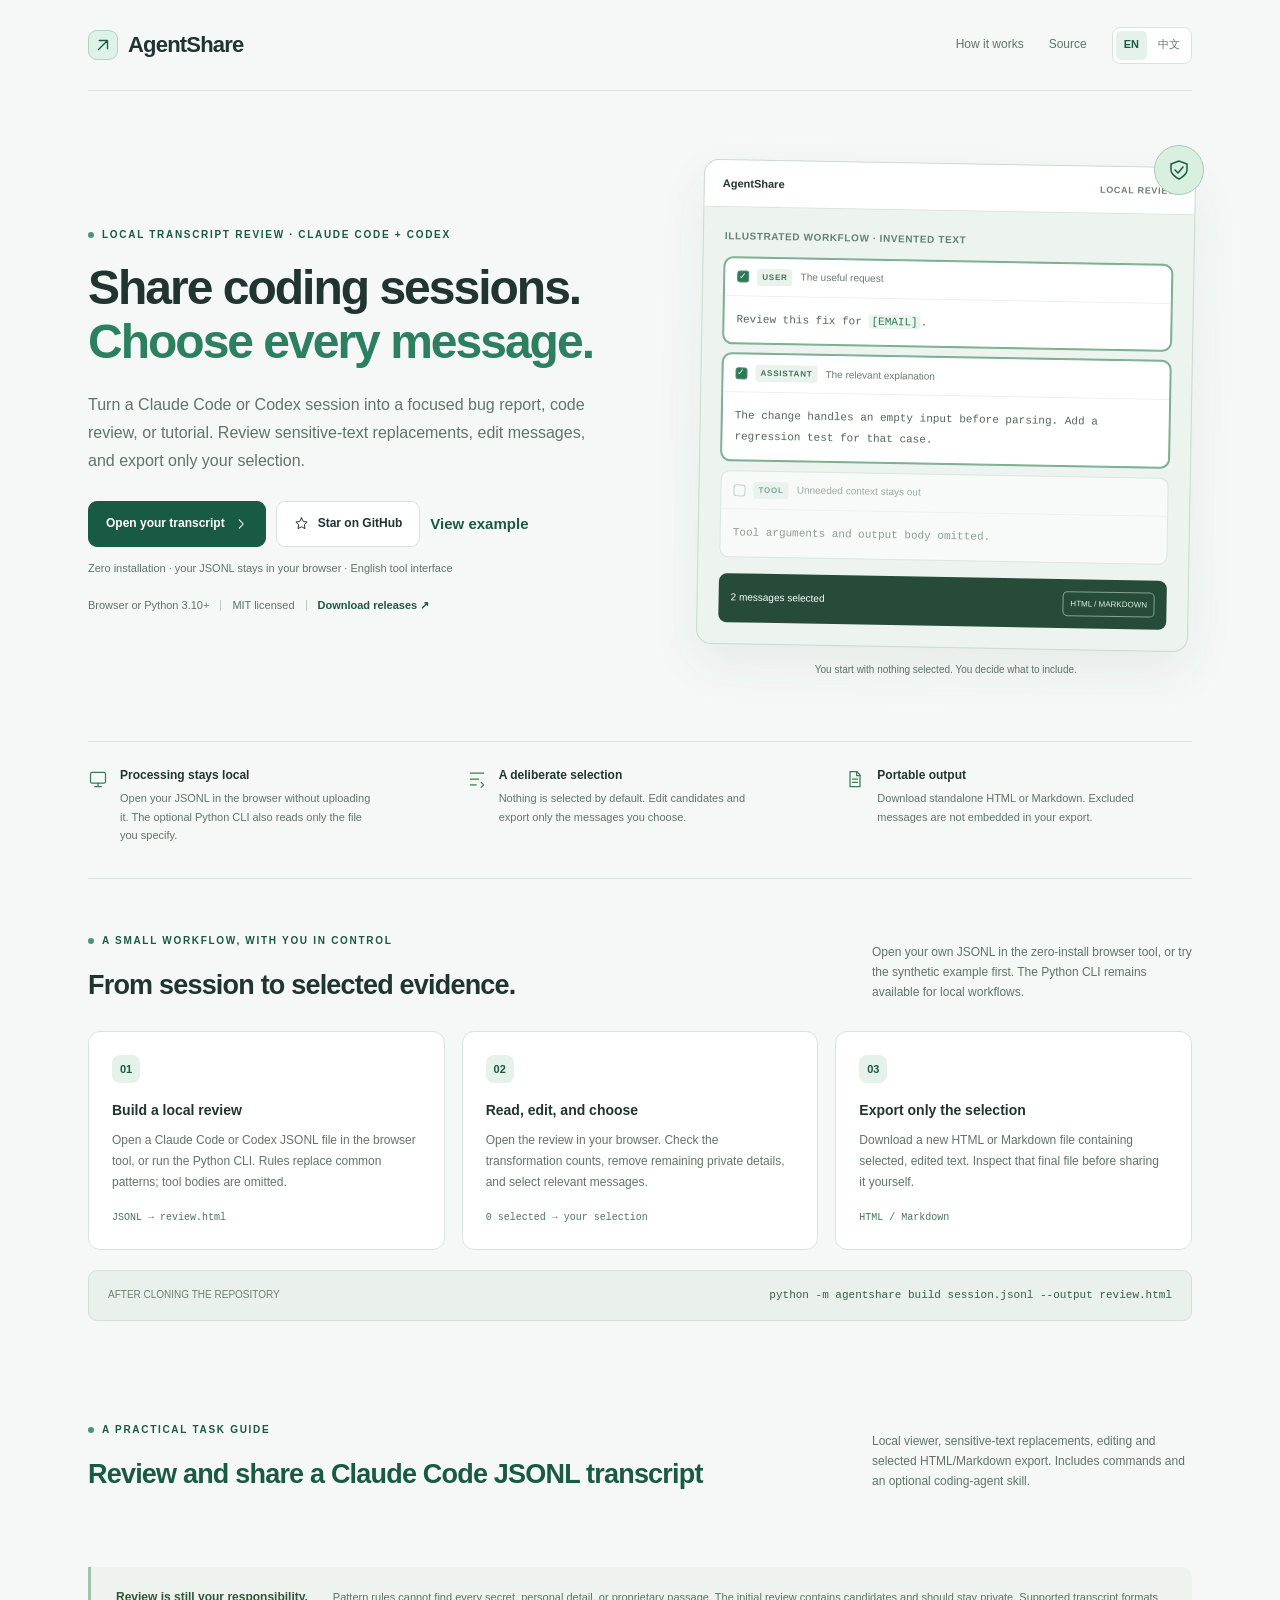
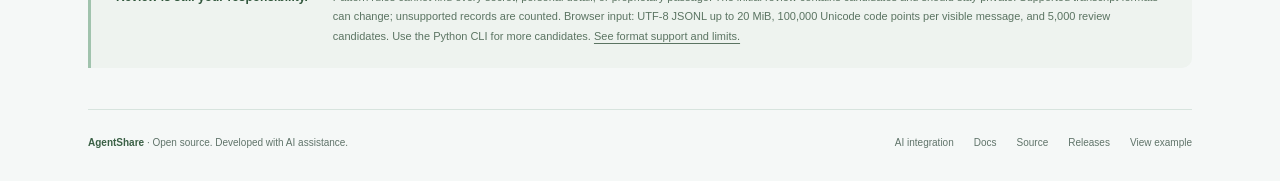
<file: site/index.html>
<!doctype html>
<html lang="en">
<head>
  <meta charset="utf-8">
  <meta name="viewport" content="width=device-width, initial-scale=1">
  <meta http-equiv="Content-Security-Policy" content="default-src 'none'; script-src 'unsafe-inline'; style-src 'unsafe-inline'; img-src 'self' data:; connect-src 'none'; base-uri 'none'; form-action 'none'">
  <title>AgentShare — review and export Claude Code / Codex sessions</title>
  <meta name="description" content="Open Claude Code or Codex JSONL in your browser. Review common sensitive-text replacements, edit and select messages, then export HTML or Markdown. No upload or installation.">
  <link rel="canonical" href="https://fuxing0910-hue.github.io/agentshare/">
  <link rel="alternate" hreflang="en" href="https://fuxing0910-hue.github.io/agentshare/">
  <link rel="alternate" hreflang="zh-CN" href="https://fuxing0910-hue.github.io/agentshare/zh.html">
  <link rel="alternate" hreflang="x-default" href="https://fuxing0910-hue.github.io/agentshare/">
  <meta property="og:type" content="website">
  <meta property="og:site_name" content="AgentShare">
  <meta property="og:title" content="AgentShare — review and export Claude Code / Codex sessions">
  <meta property="og:description" content="Open Claude Code or Codex JSONL in your browser. Review common sensitive-text replacements, edit and select messages, then export HTML or Markdown. No upload or installation.">
  <meta property="og:url" content="https://fuxing0910-hue.github.io/agentshare/">
  <meta property="og:locale" content="en_US">
  <meta property="og:locale:alternate" content="zh_CN">
  <meta property="og:image" content="https://fuxing0910-hue.github.io/agentshare/social-preview.png">
  <meta property="og:image:width" content="1280">
  <meta property="og:image:height" content="640">
  <meta property="og:image:alt" content="AgentShare: local transcript redaction, edit/select and HTML/Markdown export">
  <meta name="twitter:image" content="https://fuxing0910-hue.github.io/agentshare/social-preview.png">
  <meta name="twitter:card" content="summary_large_image">
  <meta name="twitter:title" content="AgentShare — review and export Claude Code / Codex sessions">
  <meta name="twitter:description" content="Open Claude Code or Codex JSONL in your browser. Review common sensitive-text replacements, edit and select messages, then export HTML or Markdown. No upload or installation.">
  <meta name="theme-color" content="#f5f8f7">
  <style>
    :root{color-scheme:light;--ink:#20352f;--muted:#60746a;--green:#185a43;--mint:#ddf3e8;--line:#d7e4de;--paper:#fff;--canvas:#f5f8f7}
    *{box-sizing:border-box}html{scroll-behavior:smooth}body{margin:0;background:var(--canvas);color:var(--ink);font:15px/1.65 -apple-system,BlinkMacSystemFont,"Segoe UI","PingFang SC","Microsoft YaHei",sans-serif}a{color:inherit;text-decoration:none}button{font:inherit;cursor:pointer}a:focus-visible,button:focus-visible{outline:3px solid #72b79b;outline-offset:5px;border-radius:5px}.shell{max-width:1176px;padding:0 36px;margin:auto}.skip{position:absolute;left:20px;top:-80px;background:white;padding:10px 15px;border:1px solid var(--green);z-index:20}.skip:focus{top:12px}header{display:flex;align-items:center;justify-content:space-between;height:91px;border-bottom:1px solid var(--line);gap:25px}.brand{display:flex;align-items:center;gap:10px;font-size:22px;font-weight:750;letter-spacing:-.8px}.mark{height:30px;width:30px;background:var(--mint);border:1px solid #aed4c2;border-radius:9px;display:grid;place-items:center;color:var(--green)}nav{display:flex;align-items:center;gap:25px;font-size:12px;color:var(--muted)}nav>a:hover,.text-link:hover{color:var(--green);text-decoration:underline;text-underline-offset:4px}.languages{display:flex;padding:3px;border:1px solid var(--line);border-radius:8px;background:#fff;gap:3px}.languages a{border:0;border-radius:5px;background:transparent;color:var(--muted);padding:4px 8px;font-size:11px;min-height:29px}.languages a[aria-current="page"]{background:#e5f2eb;color:var(--green);font-weight:700}.hero{display:grid;grid-template-columns:minmax(0,1.12fr) minmax(0,1fr);gap:60px;padding:72px 0 63px;align-items:center}.eyebrow{font-size:10px;text-transform:uppercase;letter-spacing:1.7px;color:var(--green);font-weight:760;margin:0 0 18px;display:flex;align-items:center;gap:8px}.eyebrow:before{content:"";height:6px;width:6px;border-radius:50%;background:#499578}.hero h1{font-size:48px;line-height:1.12;letter-spacing:-2px;font-weight:720;margin:0 0 22px;max-width:590px}.hero h1 .accent{color:#2c8060}.intro{color:var(--muted);font-size:16px;line-height:1.75;margin:0 0 26px;max-width:520px}.buttons{display:flex;align-items:center;gap:10px;flex-wrap:wrap}.button{display:inline-flex;align-items:center;justify-content:center;gap:9px;padding:12px 17px;border:1px solid var(--line);border-radius:9px;background:white;color:var(--ink);font-size:12px;font-weight:650;min-height:46px}.button:hover{background:#eaf2ed;border-color:#b1cebd}.button.primary{background:var(--green);border-color:var(--green);color:white}.button.primary:hover{background:#104731}.tiny-note{font-size:11px;color:var(--muted);margin:12px 0 19px}.hero-meta{font-size:11px;color:var(--muted);display:flex;align-items:center;gap:11px;flex-wrap:wrap}.divider{height:11px;width:1px;background:#bdcfc5}.text-link{font-weight:650;color:var(--green)}
    .preview-wrap{position:relative}.preview{border:1px solid #c7dbd0;border-radius:15px;background:#edf3ef;box-shadow:0 20px 50px #284d3b12;overflow:hidden;transform:rotate(1deg)}.preview-top{display:flex;justify-content:space-between;align-items:center;font-size:11px;padding:14px 18px;background:white;border-bottom:1px solid var(--line);font-weight:700}.local{color:#6b7f72;font-size:9px;letter-spacing:.7px;font-weight:600}.preview-body{padding:21px}.preview-caption{font-size:10px;font-weight:700;color:#648274;letter-spacing:.6px;margin-bottom:12px;text-transform:uppercase}.preview-message{border:1px solid #d1dfd6;border-radius:9px;background:white;margin-bottom:10px;overflow:hidden}.preview-message.chosen{border-color:#7daf92;box-shadow:0 0 0 1px #7daf92}.message-head{font-size:10px;display:flex;gap:8px;align-items:center;padding:10px 12px;border-bottom:1px solid #edf2ef}.tick{height:12px;width:12px;border:1px solid #518d70;border-radius:3px;background:#2e7855;display:grid;place-items:center;color:white;font-size:9px;line-height:1}.role{font-size:8px;letter-spacing:.8px;padding:2px 5px;background:#e9f2ed;color:#3e7458;font-weight:750;border-radius:3px;text-transform:uppercase}.message-label{color:#687c6f}.message-text{padding:13px 12px;font:11px/1.85 ui-monospace,SFMono-Regular,Consolas,monospace;color:#506858;overflow-wrap:anywhere}.replacement{color:#347d55;background:#eaf5ed;border-radius:3px;padding:1px 3px}.muted-message{opacity:.6}.muted-message .tick{background:transparent;border-color:#a9bbb0}.preview-export{display:flex;justify-content:space-between;gap:10px;align-items:center;background:#264c39;border-radius:8px;color:white;padding:12px;font-size:10px;margin-top:16px}.export-chip{border:1px solid #83a391;border-radius:5px;padding:5px 7px;font-size:8px;color:#daf0df}.preview-note{font-size:10px;color:var(--muted);text-align:center;margin:14px 0 0}.orbit{position:absolute;right:-12px;top:-18px;width:50px;height:50px;border-radius:50%;border:1px solid #a8c9b6;background:#d9efdf;display:grid;place-items:center;color:var(--green);z-index:1}
    .principles{display:grid;grid-template-columns:repeat(3,minmax(0,1fr));gap:32px;padding:24px 0 33px;border-top:1px solid var(--line);border-bottom:1px solid var(--line)}.principle{display:flex;gap:12px;align-items:flex-start}.principle-icon{color:#397c59;flex:none;margin-top:3px}.principle h2{font-size:12px;margin:0 0 3px;font-weight:700}.principle p{font-size:11px;line-height:1.7;color:var(--muted);margin:0;max-width:260px}.workflow{padding:54px 0 47px}.section-heading{display:flex;justify-content:space-between;gap:30px;align-items:flex-end;margin-bottom:28px}.section-heading h2{font-size:27px;line-height:1.3;letter-spacing:-.8px;margin:5px 0 0}.section-heading p{margin:0;color:var(--muted);font-size:12px;max-width:320px}.steps{display:grid;grid-template-columns:repeat(3,minmax(0,1fr));gap:17px}.step{border:1px solid var(--line);background:white;padding:23px;border-radius:12px}.step-number{display:inline-grid;place-items:center;width:28px;height:28px;border-radius:8px;background:#e5f2ea;color:var(--green);font-size:11px;font-weight:700;margin-bottom:16px}.step h3{font-size:14px;margin:0 0 8px}.step p{font-size:12px;margin:0;color:var(--muted);line-height:1.75}.step .format{font-size:10px;font-family:ui-monospace,Consolas,monospace;margin-top:17px;color:#49765a}.command{margin-top:20px;display:flex;align-items:center;justify-content:space-between;gap:20px;background:#eaf1ec;border:1px solid #d2dfd6;border-radius:9px;padding:15px 19px}.command-label{font-size:10px;color:#698071;white-space:nowrap}.command code{font:11px/1.7 ui-monospace,SFMono-Regular,Consolas,monospace;color:#385d45;overflow-wrap:anywhere}.limits{padding:21px 25px;background:#eef3ef;border-left:3px solid #a0c3ad;border-radius:0 10px 10px 0;display:flex;gap:25px;align-items:flex-start;margin-bottom:41px}.limits h2{font-size:12px;white-space:nowrap;margin:0;color:#30563b}.limits p{font-size:11px;line-height:1.8;color:#5b7462;margin:0}.limits a{text-decoration:underline;text-underline-offset:3px}.footer{border-top:1px solid var(--line);padding:25px 0 30px;display:flex;justify-content:space-between;gap:20px;align-items:center;color:var(--muted);font-size:10px}.footer-links{display:flex;gap:20px;flex-wrap:wrap}.footer a:hover{color:var(--green);text-decoration:underline}.footer-name{color:#3a6045;font-weight:650}
    html[lang="zh-CN"] .hero h1{font-size:45px;line-height:1.3;letter-spacing:-1.2px}html[lang="zh-CN"] .intro{font-size:15px;line-height:1.85}html[lang="zh-CN"] .eyebrow{letter-spacing:1px}
    @media(max-width:1000px){.hero{gap:35px;padding-top:55px}.hero h1{font-size:41px}.intro{font-size:14px}.shell{padding:0 25px}.preview-body{padding:16px}.principles{gap:20px}.step{padding:19px}.section-heading p{max-width:290px}.limits{display:block}.limits h2{margin-bottom:8px}}
    @media(max-width:760px){header{height:77px}nav{gap:14px}nav>a{display:none}.hero{grid-template-columns:1fr;padding:42px 0 37px;gap:34px}.hero h1{font-size:42px;max-width:570px}.intro{max-width:580px;font-size:15px}.preview-wrap{max-width:470px;width:100%;margin:auto}.preview{transform:none}.orbit{right:-8px;top:-13px;width:42px;height:42px}.principles{grid-template-columns:1fr;gap:19px;padding:28px 0}.principle p{max-width:500px;font-size:12px}.principle h2{font-size:13px}.workflow{padding-top:36px}.section-heading{display:block}.section-heading p{max-width:100%;margin-top:12px}.steps{grid-template-columns:1fr;gap:12px}.step{padding:19px;display:grid;grid-template-columns:32px 1fr;column-gap:15px}.step-number{grid-row:1/4;margin:0}.step h3{margin-top:1px}.step .format{grid-column:2;margin-top:10px}.command{display:block}.command-label{margin-bottom:5px}.command code{font-size:10px}.footer{align-items:flex-start;flex-direction:column}.limits{padding:18px}.hero-meta{font-size:11px}html[lang="zh-CN"] .hero h1{font-size:39px}}
    @media(max-width:400px){.shell{padding:0 18px}.hero h1{font-size:37px}.button{padding:11px 13px;font-size:11px}.brand{font-size:20px}.languages a{padding:4px 6px}.preview-body{padding:14px}.preview-export{font-size:9px;gap:5px}.export-chip{font-size:7px}.hero-meta{gap:9px}html[lang="zh-CN"] .hero h1{font-size:35px}}
    @media(prefers-reduced-motion:reduce){html{scroll-behavior:auto}}
  </style>
</head>
<body>
  <a class="skip" href="#main" data-i18n="skip">Skip to content</a>
  <div class="shell">
    <header>
      <a class="brand" href="./" aria-label="AgentShare home"><span class="mark" aria-hidden="true"><svg width="18" height="18" viewBox="0 0 24 24" fill="none"><path d="M6 18 18 6M7 6h11v11" stroke="currentColor" stroke-width="1.8" stroke-linecap="round" stroke-linejoin="round"/></svg></span>AgentShare</a>
      <nav aria-label="Main navigation"><a href="#workflow" data-i18n="how">How it works</a><a href="https://github.com/fuxing0910-hue/agentshare" data-i18n="source">Source</a><div class="languages" role="group" aria-label="Choose language"><a href="./" id="lang-en" aria-current="page" lang="en" hreflang="en">EN</a><a href="zh.html" id="lang-zh" aria-current="false" lang="zh-CN" hreflang="zh-CN">中文</a></div></nav>
    </header>
    <main id="main">
      <section class="hero" aria-labelledby="hero-title">
        <div>
          <p class="eyebrow" data-i18n="eyebrow">Local transcript review · Claude Code + Codex</p>
          <h1 id="hero-title"><span data-i18n="title">Share coding sessions.</span><br><span class="accent" data-i18n="titleAccent">Choose every message.</span></h1>
          <p class="intro" data-i18n="intro">Turn a Claude Code or Codex session into a focused bug report, code review, or tutorial. Review sensitive-text replacements, edit messages, and export only your selection.</p>
          <div class="buttons"><a class="button primary" href="try.html"><span data-i18n="demo">Open your transcript</span><svg aria-hidden="true" width="14" height="14" viewBox="0 0 24 24" fill="none"><path d="m9 5 7 7-7 7" stroke="currentColor" stroke-width="1.8" stroke-linecap="round" stroke-linejoin="round"/></svg></a><a class="button" href="https://github.com/fuxing0910-hue/agentshare"><svg aria-hidden="true" width="15" height="15" viewBox="0 0 24 24" fill="none"><path d="m12 3 2.8 5.7 6.2.9-4.5 4.4 1.1 6.2-5.6-3-5.6 3 1.1-6.2L3 9.6l6.2-.9L12 3Z" stroke="currentColor" stroke-width="1.6" stroke-linecap="round" stroke-linejoin="round"/></svg><span data-i18n="github">Star on GitHub</span></a><a class="text-link" href="demo.html" data-i18n="example">View example</a></div>
          <p class="tiny-note" data-i18n="demoNote">Zero installation · your JSONL stays in your browser · English tool interface</p>
          <div class="hero-meta"><span data-i18n="runtime">Browser or Python 3.10+</span><span class="divider" aria-hidden="true"></span><span data-i18n="mit">MIT licensed</span><span class="divider" aria-hidden="true"></span><a class="text-link" href="https://github.com/fuxing0910-hue/agentshare/releases" data-i18n="releases">Download releases ↗</a></div>
        </div>
        <div class="preview-wrap">
          <span class="orbit" aria-hidden="true"><svg width="24" height="24" viewBox="0 0 24 24" fill="none"><path d="M12 3 4 6v6c0 5 8 9 8 9s8-4 8-9V6l-8-3Z" stroke="currentColor" stroke-width="1.5"/><path d="m8 12 3 3 5-6" stroke="currentColor" stroke-width="1.5" stroke-linecap="round" stroke-linejoin="round"/></svg></span>
          <div class="preview" aria-label="Illustration of selected, reviewed messages">
            <div class="preview-top"><span>AgentShare</span><span class="local" data-i18n="previewLocal">LOCAL REVIEW</span></div>
            <div class="preview-body">
              <div class="preview-caption" data-i18n="previewCaption">Illustrated workflow · invented text</div>
              <div class="preview-message chosen"><div class="message-head"><span class="tick" aria-hidden="true">✓</span><span class="role">USER</span><span class="message-label" data-i18n="previewRequest">The useful request</span></div><div class="message-text"><span data-i18n="previewUserBefore">Review this fix for </span><span class="replacement">[EMAIL]</span><span data-i18n="previewUserAfter">.</span></div></div>
              <div class="preview-message chosen"><div class="message-head"><span class="tick" aria-hidden="true">✓</span><span class="role">ASSISTANT</span><span class="message-label" data-i18n="previewAnswer">The relevant explanation</span></div><div class="message-text" data-i18n="previewAssistant">The change handles an empty input before parsing. Add a regression test for that case.</div></div>
              <div class="preview-message muted-message"><div class="message-head"><span class="tick" aria-hidden="true"></span><span class="role">TOOL</span><span class="message-label" data-i18n="previewTool">Unneeded context stays out</span></div><div class="message-text" data-i18n="previewOmitted">Tool arguments and output body omitted.</div></div>
              <div class="preview-export"><span data-i18n="previewSelected">2 messages selected</span><span class="export-chip">HTML / MARKDOWN</span></div>
            </div>
          </div><p class="preview-note" data-i18n="previewNote">You start with nothing selected. You decide what to include.</p>
        </div>
      </section>
      <section class="principles" aria-label="Product principles">
        <div class="principle"><svg class="principle-icon" aria-hidden="true" width="20" height="20" viewBox="0 0 24 24" fill="none"><rect x="3" y="4" width="18" height="13" rx="2" stroke="currentColor" stroke-width="1.5"/><path d="M8 21h8m-4-4v4" stroke="currentColor" stroke-width="1.5" stroke-linecap="round"/></svg><div><h2 data-i18n="localTitle">Processing stays local</h2><p data-i18n="localBody">Open your JSONL in the browser without uploading it. The optional Python CLI also reads only the file you specify.</p></div></div>
        <div class="principle"><svg class="principle-icon" aria-hidden="true" width="20" height="20" viewBox="0 0 24 24" fill="none"><path d="M4 5h16M4 12h10M4 19h7m6-3 3 3-3 3" stroke="currentColor" stroke-width="1.5" stroke-linecap="round" stroke-linejoin="round"/></svg><div><h2 data-i18n="selectionTitle">A deliberate selection</h2><p data-i18n="selectionBody">Nothing is selected by default. Edit candidates and export only the messages you choose.</p></div></div>
        <div class="principle"><svg class="principle-icon" aria-hidden="true" width="20" height="20" viewBox="0 0 24 24" fill="none"><path d="M6 3h8l4 4v14H6V3Z" stroke="currentColor" stroke-width="1.5" stroke-linejoin="round"/><path d="M14 3v5h4M9 12h6m-6 4h6" stroke="currentColor" stroke-width="1.5" stroke-linecap="round"/></svg><div><h2 data-i18n="outputTitle">Portable output</h2><p data-i18n="outputBody">Download standalone HTML or Markdown. Excluded messages are not embedded in your export.</p></div></div>
      </section>
      <section class="workflow" id="workflow" aria-labelledby="workflow-title">
        <div class="section-heading"><div><div class="eyebrow" data-i18n="workflowEyebrow">A small workflow, with you in control</div><h2 id="workflow-title" data-i18n="workflowTitle">From session to selected evidence.</h2></div><p data-i18n="workflowIntro">Open your own JSONL in the zero-install browser tool, or try the synthetic example first. The Python CLI remains available for local workflows.</p></div>
        <div class="steps">
          <article class="step"><span class="step-number" aria-hidden="true">01</span><h3 data-i18n="step1Title">Build a local review</h3><p data-i18n="step1Body">Open a Claude Code or Codex JSONL file in the browser tool, or run the Python CLI. Rules replace common patterns; tool bodies are omitted.</p><div class="format">JSONL → review.html</div></article>
          <article class="step"><span class="step-number" aria-hidden="true">02</span><h3 data-i18n="step2Title">Read, edit, and choose</h3><p data-i18n="step2Body">Open the review in your browser. Check the transformation counts, remove remaining private details, and select relevant messages.</p><div class="format" data-i18n="step2Format">0 selected → your selection</div></article>
          <article class="step"><span class="step-number" aria-hidden="true">03</span><h3 data-i18n="step3Title">Export only the selection</h3><p data-i18n="step3Body">Download a new HTML or Markdown file containing selected, edited text. Inspect that final file before sharing it yourself.</p><div class="format">HTML / Markdown</div></article>
        </div>
        <div class="command"><span class="command-label" data-i18n="commandLabel">AFTER CLONING THE REPOSITORY</span><code>python -m agentshare build session.jsonl --output review.html</code></div>
      </section>
      <section class="workflow" aria-labelledby="task-guide-title"><div class="section-heading"><div><div class="eyebrow">A practical task guide</div><h2 id="task-guide-title"><a class="text-link" href="claude-code-transcript-review.html">Review and share a Claude Code JSONL transcript</a></h2></div><p>Local viewer, sensitive-text replacements, editing and selected HTML/Markdown export. Includes commands and an optional coding-agent skill.</p></div></section>
      <aside class="limits" aria-labelledby="limits-title"><h2 id="limits-title" data-i18n="limitsTitle">Review is still your responsibility.</h2><p><span data-i18n="limitsBody">Pattern rules cannot find every secret, personal detail, or proprietary passage. The initial review contains candidates and should stay private. Supported transcript formats can change; unsupported records are counted. </span><span data-i18n="browserLimits">Browser input: UTF-8 JSONL up to 20 MiB, 100,000 Unicode code points per visible message, and 5,000 review candidates. Use the Python CLI for more candidates. </span><a href="https://github.com/fuxing0910-hue/agentshare/blob/main/docs/formats.md" data-i18n="limitsLink">See format support and limits.</a></p></aside>
    </main>
    <footer class="footer"><div><span class="footer-name">AgentShare</span><span data-i18n="footer"> · Open source. Developed with AI assistance.</span></div><div class="footer-links"><a href="https://github.com/fuxing0910-hue/agentshare/blob/main/docs/agents.md">AI integration</a><a href="https://github.com/fuxing0910-hue/agentshare/blob/main/README.md" data-i18n="docs">Docs</a><a href="https://github.com/fuxing0910-hue/agentshare" data-i18n="source">Source</a><a href="https://github.com/fuxing0910-hue/agentshare/releases" data-i18n="footerReleases">Releases</a><a href="demo.html" data-i18n="footerDemo">View example</a></div></footer>
  </div>
  <script>
    'use strict';
    const copy = {
      en: {
        skip:'Skip to content',how:'How it works',source:'Source',docs:'Docs',eyebrow:'Local transcript review · Claude Code + Codex',title:'Share coding sessions.',titleAccent:'Choose every message.',intro:'Turn a Claude Code or Codex session into a focused bug report, code review, or tutorial. Review sensitive-text replacements, edit messages, and export only your selection.',demo:'Open your transcript',github:'Star on GitHub',example:'View example',runtime:'Browser or Python 3.10+',browserLimits:'Browser input: UTF-8 JSONL up to 20 MiB, 100,000 Unicode code points per visible message, and 5,000 review candidates. Use the Python CLI for more candidates. ',demoNote:'Zero installation · your JSONL stays in your browser · English tool interface',mit:'MIT licensed',releases:'Download releases ↗',previewLocal:'LOCAL REVIEW',previewCaption:'Illustrated workflow · invented text',previewRequest:'The useful request',previewUserBefore:'Review this fix for ',previewUserAfter:'.',previewAnswer:'The relevant explanation',previewAssistant:'The change handles an empty input before parsing. Add a regression test for that case.',previewTool:'Unneeded context stays out',previewOmitted:'Tool arguments and output body omitted.',previewSelected:'2 messages selected',previewNote:'You start with nothing selected. You decide what to include.',localTitle:'Processing stays local',localBody:'Open your JSONL in the browser without uploading it. The optional Python CLI also reads only the file you specify.',selectionTitle:'A deliberate selection',selectionBody:'Nothing is selected by default. Edit candidates and export only the messages you choose.',outputTitle:'Portable output',outputBody:'Download standalone HTML or Markdown. Excluded messages are not embedded in your export.',workflowEyebrow:'A small workflow, with you in control',workflowTitle:'From session to selected evidence.',workflowIntro:'Open your own JSONL in the zero-install browser tool, or try the synthetic example first. The Python CLI remains available for local workflows.',step1Title:'Build a local review',step1Body:'Open a Claude Code or Codex JSONL file in the browser tool, or run the Python CLI. Rules replace common patterns; tool bodies are omitted.',step2Title:'Read, edit, and choose',step2Body:'Open the review in your browser. Check the transformation counts, remove remaining private details, and select relevant messages.',step2Format:'0 selected → your selection',step3Title:'Export only the selection',step3Body:'Download a new HTML or Markdown file containing selected, edited text. Inspect that final file before sharing it yourself.',commandLabel:'AFTER CLONING THE REPOSITORY',limitsTitle:'Review is still your responsibility.',limitsBody:'Pattern rules cannot find every secret, personal detail, or proprietary passage. The initial review contains candidates and should stay private. Supported transcript formats can change; unsupported records are counted. ',limitsLink:'See format support and limits.',footer:' · Open source. Developed with AI assistance.',footerReleases:'Releases',footerDemo:'View example'
      },
      zh: {
        skip:'跳转到正文',how:'使用流程',source:'源码',docs:'中文文档',eyebrow:'本地会话审阅 · Claude Code + Codex',title:'分享 AI 编程会话。',titleAccent:'只留下你选择的消息。',intro:'把 Claude Code 或 Codex 会话整理成问题反馈、代码评审或教程材料。检查敏感文字的替换，编辑消息，再导出你选中的部分。',demo:'打开自己的会话',github:'有用的话点个 Star',example:'查看示例',runtime:'浏览器 / Python 3.10+',browserLimits:'浏览器输入上限：UTF-8 JSONL 20 MiB、每条可见消息 100,000 个 Unicode 码点、5,000 条候选消息；更多候选请使用 Python CLI。',demoNote:'无需安装 · JSONL 在浏览器本地处理 · 工具界面为英文',mit:'MIT 开源许可',releases:'下载发布版本 ↗',previewLocal:'本地审阅',previewCaption:'流程示意 · 文字均为虚构',previewRequest:'需要说明的问题',previewUserBefore:'请为 ',previewUserAfter:' 检查这次修复。',previewAnswer:'相关的解释',previewAssistant:'此次修改在解析前处理空输入，并为这一情况添加回归测试。',previewTool:'无关上下文留在本地',previewOmitted:'工具参数与完整输出已省略。',previewSelected:'已选择 2 条消息',previewNote:'初始状态不选中任何消息，由你决定分享哪些内容。',localTitle:'处理留在本地',localBody:'直接在浏览器打开 JSONL，不上传文件。可选的 Python 命令行也仅读取你指定的文件。',selectionTitle:'分享范围由你决定',selectionBody:'默认不选中任何消息。编辑候选内容，仅导出你主动选择的部分。',outputTitle:'文件可以独立打开',outputBody:'下载独立 HTML 或 Markdown，导出文件不会嵌入未选中的消息。',workflowEyebrow:'三个步骤，分享范围始终由你掌控',workflowTitle:'从完整会话到精选材料。',workflowIntro:'直接用免安装的浏览器工具打开 JSONL，也可以先查看合成示例；本地流程仍可使用 Python 命令行。',step1Title:'生成本地审阅页面',step1Body:'在浏览器工具中打开 Claude Code 或 Codex JSONL，也可使用 Python 命令行。替换常见敏感模式，省略工具正文。',step2Title:'逐条检查、编辑、选择',step2Body:'在浏览器中打开审阅页，查看替换统计，手动移除仍然存在的隐私信息，选择相关消息。',step2Format:'默认选择 0 条 → 你决定的范围',step3Title:'只导出选中的内容',step3Body:'下载新的 HTML 或 Markdown 文件，其中仅包含选中且编辑后的文字。分享前，请再检查最终文件。',commandLabel:'克隆仓库后，在仓库目录运行',limitsTitle:'自动规则不能替代人工检查。',limitsBody:'规则无法识别所有密钥、个人信息或内部内容。初始审阅页包含候选消息，应留在本地。会话格式可能变化，无法识别的记录会被计数。',limitsLink:'查看支持的格式与限制。',footer:' · 开源项目，开发过程使用了 AI 辅助。',footerReleases:'发布版本',footerDemo:'查看示例'
      }
    };
    function setLanguage(language, updateUrl) {
      const chosen = language === 'zh' ? 'zh' : 'en';
      document.documentElement.lang = chosen === 'zh' ? 'zh-CN' : 'en';
      document.querySelectorAll('[data-i18n]').forEach(element => { element.textContent = copy[chosen][element.dataset.i18n]; });
      document.getElementById('lang-en').setAttribute('aria-current', chosen === 'en' ? 'page' : 'false');
      document.getElementById('lang-zh').setAttribute('aria-current', chosen === 'zh' ? 'page' : 'false');
      document.title = chosen === 'zh' ? 'AgentShare — 精选导出 Claude Code / Codex 会话' : 'AgentShare — review and export Claude Code / Codex sessions';
      if (updateUrl) {
        const url = new URL(window.location.href);
        chosen === 'zh' ? url.searchParams.set('lang', 'zh') : url.searchParams.delete('lang');
        try { window.history.replaceState(null, '', url); } catch (_) { /* Local file previews may restrict history changes. */ }
      }
    }
    setLanguage(new URLSearchParams(window.location.search).get('lang') || (document.documentElement.lang === 'zh-CN' ? 'zh' : 'en'), false);
  </script>
</body>
</html>
</file>
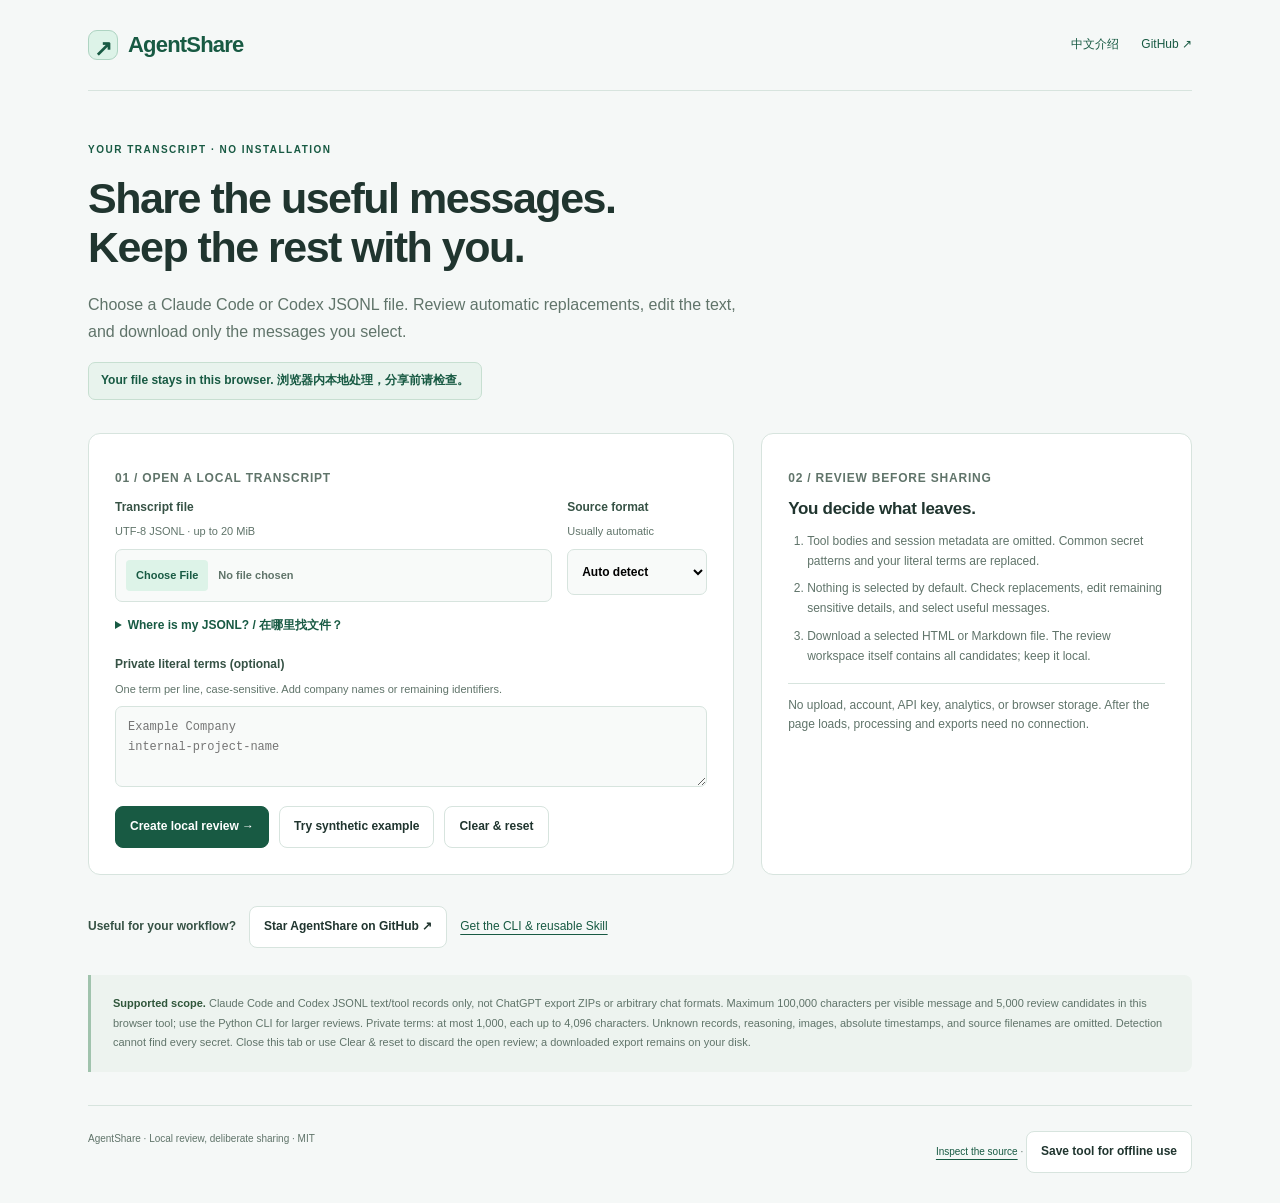
<file: browser/try.html>
<!doctype html>
<html lang="en">
<head>
<meta charset="utf-8">
<meta name="viewport" content="width=device-width, initial-scale=1">
<meta http-equiv="Content-Security-Policy" content="default-src 'none'; script-src 'unsafe-inline'; style-src 'unsafe-inline'; frame-src 'self' about:; worker-src blob:; connect-src 'none'; base-uri 'none'; form-action 'none'">
<title>Review your Claude Code or Codex transcript — AgentShare browser tool</title>
<meta name="description" content="Open a Claude Code or Codex JSONL transcript in your browser. Redact common secrets, review and edit messages, then download selected HTML or Markdown. No upload or installation.">
<link rel="canonical" href="https://fuxing0910-hue.github.io/agentshare/try.html">
<meta property="og:type" content="website">
<meta property="og:site_name" content="AgentShare">
<meta property="og:title" content="Review your coding transcript — no installation">
<meta property="og:description" content="Open a Claude Code or Codex JSONL file locally in your browser. Edit and select useful messages, then download HTML or Markdown. No upload.">
<meta property="og:url" content="https://fuxing0910-hue.github.io/agentshare/try.html">
<meta property="og:image" content="https://fuxing0910-hue.github.io/agentshare/social-preview.png">
<meta property="og:image:width" content="1200">
<meta property="og:image:height" content="630">
<meta property="og:image:alt" content="AgentShare: review locally, select useful messages, share deliberately">
<meta name="twitter:card" content="summary_large_image">
<meta name="twitter:title" content="Review your coding transcript — no installation">
<meta name="twitter:description" content="Try AgentShare with your own Claude Code or Codex JSONL file. Local processing, editable review, selected HTML or Markdown exports.">
<meta name="twitter:image" content="https://fuxing0910-hue.github.io/agentshare/social-preview.png">
<meta name="theme-color" content="#f5f8f7">
<style>
:root{color-scheme:light;--ink:#20352f;--muted:#60746a;--green:#185a43;--mint:#ddf3e8;--line:#d7e4de;--canvas:#f5f8f7}*{box-sizing:border-box}body{margin:0;background:var(--canvas);color:var(--ink);font:15px/1.65 -apple-system,BlinkMacSystemFont,"Segoe UI","PingFang SC","Microsoft YaHei",sans-serif}a{color:var(--green);text-underline-offset:4px}button,input,select,textarea{font:inherit}button,a{touch-action:manipulation}button{cursor:pointer}a:focus-visible,button:focus-visible,input:focus-visible,select:focus-visible,textarea:focus-visible{outline:3px solid #72b79b;outline-offset:4px}.shell{max-width:1176px;padding:0 36px;margin:auto}header{display:flex;align-items:center;justify-content:space-between;height:91px;border-bottom:1px solid var(--line);gap:25px}.brand{display:flex;align-items:center;gap:10px;font-size:22px;font-weight:750;letter-spacing:-.8px;text-decoration:none}.mark{height:30px;width:30px;background:var(--mint);border:1px solid #aed4c2;border-radius:9px;display:grid;place-items:center}nav{display:flex;gap:22px;font-size:12px}nav a{text-decoration:none}.hero{padding:51px 0 33px;max-width:780px}.eyebrow{text-transform:uppercase;color:var(--green);letter-spacing:1.5px;font-size:10px;font-weight:750;margin:0 0 15px}h1{font-size:43px;line-height:1.16;letter-spacing:-1.5px;margin:0 0 19px}.intro{font-size:16px;color:var(--muted);max-width:650px;margin:0}.privacy{display:inline-block;color:var(--green);background:#e8f3ed;border:1px solid #c7dfd1;border-radius:7px;padding:8px 12px;margin:17px 0 0;font-size:12px;font-weight:650}.setup{display:grid;grid-template-columns:minmax(0,1.5fr) minmax(240px,1fr);gap:27px;margin-bottom:31px}.panel{border:1px solid var(--line);border-radius:12px;background:#fff;padding:26px}.step{font-size:11px;font-weight:750;letter-spacing:.8px;color:var(--green);text-transform:uppercase;margin:0 0 17px}.fields{display:grid;grid-template-columns:minmax(0,1fr) 140px;gap:15px}label{display:block;font-size:12px;font-weight:700;color:#365245}.hint{display:block;font-size:11px;font-weight:400;color:var(--muted);margin:5px 0 8px}input[type=file]{font-size:11px;width:100%;border:1px solid var(--line);background:#f8faf9;padding:10px;border-radius:7px;color:var(--muted)}input[type=file]::file-selector-button{font:600 11px/1.6 -apple-system,BlinkMacSystemFont,"Segoe UI",sans-serif;background:var(--mint);color:var(--green);border:0;padding:7px 10px;border-radius:4px;margin-right:10px;cursor:pointer}select{border:1px solid var(--line);padding:10px;background:#f8faf9;border-radius:7px;font-size:12px;width:100%;min-height:46px}textarea{display:block;width:100%;min-height:81px;padding:10px 12px;border:1px solid var(--line);border-radius:7px;font:12px/1.7 ui-monospace,Consolas,monospace;resize:vertical;background:#f8faf9}.terms{margin-top:19px}.actions{display:flex;align-items:center;gap:10px;flex-wrap:wrap;margin-top:19px}button,.button{display:inline-flex;align-items:center;justify-content:center;border:1px solid var(--line);border-radius:8px;background:#fff;padding:10px 14px;color:var(--ink);font-size:12px;font-weight:650;text-decoration:none;min-height:42px}button:hover:enabled,.button:hover{background:#eaf2ed;border-color:#b1cebd}.primary{background:var(--green);border-color:var(--green);color:#fff}.primary:hover:enabled{background:#104731}button:disabled{opacity:.5;cursor:default}.panel h2{font-size:17px;line-height:1.3;letter-spacing:-.3px;margin:0 0 12px}.panel p,.panel li{font-size:12px;color:var(--muted)}.panel p{margin:9px 0}.panel ol{margin:0;padding-left:19px}.panel li+li{margin-top:8px}.local-note{border-top:1px solid var(--line);padding-top:12px;margin-top:16px!important}.status{font-size:12px;padding:12px 15px;background:#e8f3ed;color:#245d42;border:1px solid #c7dfd1;border-radius:8px;margin:0 0 16px;overflow-wrap:anywhere}.status.error{background:#fff1ef;color:#9e3c31;border-color:#ebc9c5}.status:empty{display:none}.review{margin-bottom:33px;border:1px solid #c7dbd0;border-radius:12px;background:#fff;overflow:hidden}.review-head{padding:13px 17px;border-bottom:1px solid var(--line);font-size:11px;display:flex;gap:20px;justify-content:space-between;align-items:center;color:var(--muted)}.review-head strong{color:var(--green)}iframe{display:block;width:100%;height:1000px;border:0;background:#f4f7f7}.hidden{display:none!important}.limits{padding:19px 22px;background:#edf3ef;border-left:3px solid #a0c3ad;border-radius:0 8px 8px 0;color:var(--muted);font-size:11px;line-height:1.8;margin-bottom:33px}.limits strong{color:#30563b}footer{border-top:1px solid var(--line);padding:25px 0 30px;font-size:10px;color:var(--muted);display:flex;justify-content:space-between;gap:25px}.next-step{display:flex;gap:13px;flex-wrap:wrap;align-items:center;font-size:12px;margin:0 0 27px}.next-step strong{color:#365245}.skip{position:absolute;left:20px;top:-80px;background:#fff;padding:10px 15px;z-index:20}.skip:focus{top:12px}@media(max-width:760px){.shell{padding:0 19px}header{height:75px}nav{gap:13px;font-size:11px}.hero{padding-top:35px}h1{font-size:35px}.intro{font-size:14px}.setup{grid-template-columns:1fr;gap:15px}.panel{padding:20px}.fields{grid-template-columns:1fr 125px;gap:11px}iframe{height:1300px}.review-head{align-items:flex-start;flex-direction:column;gap:3px}footer{display:block}footer span{display:block;margin-bottom:5px}}@media(max-width:400px){.fields{grid-template-columns:1fr}.brand{font-size:20px}nav a:first-child{display:none}h1{font-size:31px}.actions{gap:7px}button,.button{padding:10px 12px;font-size:11px}}
.file-help{margin-top:14px;font-size:12px;color:var(--muted)}.file-help summary{color:var(--green);cursor:pointer;font-weight:650}.file-help p{margin:9px 0}.file-help code{font:11px/1.7 ui-monospace,Consolas,monospace;overflow-wrap:anywhere}
</style>
</head>
<body>
<a class="skip" href="#main">Skip to content</a>
<div class="shell">
<header><a class="brand" href="./"><span class="mark" aria-hidden="true">↗</span>AgentShare</a><nav aria-label="Main navigation"><a href="zh.html">中文介绍</a><a href="https://github.com/fuxing0910-hue/agentshare">GitHub ↗</a></nav></header>
<main id="main">
<section class="hero"><p class="eyebrow">Your transcript · no installation</p><h1>Share the useful messages.<br>Keep the rest with you.</h1><p class="intro">Choose a Claude Code or Codex JSONL file. Review automatic replacements, edit the text, and download only the messages you select.</p><p class="privacy">Your file stays in this browser. 浏览器内本地处理，分享前请检查。</p></section>
<div class="setup">
<form id="build-form" class="panel"><p class="step">01 / Open a local transcript</p><div class="fields"><label>Transcript file <span class="hint">UTF-8 JSONL · up to 20 MiB</span><input id="transcript" type="file" accept=".jsonl,.json,application/json" required></label><label>Source format <span class="hint">Usually automatic</span><select id="format"><option value="auto">Auto detect</option><option value="claude">Claude Code</option><option value="codex">Codex</option></select></label></div><details class="file-help"><summary>Where is my JSONL? / 在哪里找文件？</summary><p>Default CLI locations: <a href="https://code.claude.com/docs/en/sessions#where-transcripts-are-stored">Claude Code</a>: <code>~/.claude/projects/&lt;project&gt;/&lt;session-id&gt;.jsonl</code>; <a href="https://github.com/openai/codex/blob/main/codex-rs/rollout/src/recorder.rs">Codex</a>: <code>rollout-*.jsonl</code> under <code>~/.codex/sessions/</code>. <code>~</code> is your home folder.</p><p>Custom configuration or other clients may use a different location. Choose the session file yourself; this page does not search your folders.</p><p lang="zh-CN">以上为 CLI 默认路径，<code>~</code> 表示用户目录。自定义配置或其他客户端可能不同；请自行选择要审阅的会话文件，本页不会自动查找目录。</p></details><label class="terms">Private literal terms (optional)<span class="hint">One term per line, case-sensitive. Add company names or remaining identifiers.</span><textarea id="terms" placeholder="Example Company&#10;internal-project-name" spellcheck="false" autocomplete="off"></textarea></label><div class="actions"><button id="build" class="primary" type="submit">Create local review →</button><button id="demo" type="button">Try synthetic example</button><button id="clear-review" type="button">Clear &amp; reset</button></div></form>
<aside class="panel"><p class="step">02 / Review before sharing</p><h2>You decide what leaves.</h2><ol><li>Tool bodies and session metadata are omitted. Common secret patterns and your literal terms are replaced.</li><li>Nothing is selected by default. Check replacements, edit remaining sensitive details, and select useful messages.</li><li>Download a selected HTML or Markdown file. The review workspace itself contains all candidates; keep it local.</li></ol><p class="local-note">No upload, account, API key, analytics, or browser storage. After the page loads, processing and exports need no connection.</p></aside>
</div>
<div id="status" class="status" role="status" aria-live="polite"></div>
<div id="download-ready" class="status hidden" role="status"><span id="download-summary"></span> <a id="download-link" class="button">Save selected export</a></div>
<section id="review" class="review hidden" aria-label="Local review workspace"><div class="review-head"><strong>Review candidates / 审阅候选消息</strong><span>Inspect every selected message · automatic redaction is incomplete</span></div><iframe id="workspace" title="AgentShare local transcript review" sandbox="allow-scripts allow-downloads" referrerpolicy="no-referrer"></iframe></section>
<div class="next-step"><strong>Useful for your workflow?</strong><a class="button" href="https://github.com/fuxing0910-hue/agentshare">Star AgentShare on GitHub ↗</a><a href="https://github.com/fuxing0910-hue/agentshare#run-it-locally">Get the CLI &amp; reusable Skill</a></div>
<div class="limits"><strong>Supported scope.</strong> Claude Code and Codex JSONL text/tool records only, not ChatGPT export ZIPs or arbitrary chat formats. Maximum 100,000 characters per visible message and 5,000 review candidates in this browser tool; use the Python CLI for larger reviews. Private terms: at most 1,000, each up to 4,096 characters. Unknown records, reasoning, images, absolute timestamps, and source filenames are omitted. Detection cannot find every secret. Close this tab or use Clear &amp; reset to discard the open review; a downloaded export remains on your disk.</div>
</main>
<footer><span>AgentShare · Local review, deliberate sharing · MIT</span><span><a href="https://github.com/fuxing0910-hue/agentshare">Inspect the source</a> · <button id="save-tool" type="button">Save tool for offline use</button></span></footer>
</div>
<script id="trial-assets" type="application/json">__BROWSER_ASSETS_JSON__</script>
<script>
'use strict';
__DOWNLOAD_BRIDGE_JS__
const assets = JSON.parse(document.getElementById('trial-assets').textContent);
const form = document.getElementById('build-form'), fileInput = document.getElementById('transcript');
const format = document.getElementById('format'), terms = document.getElementById('terms');
const status = document.getElementById('status'), frame = document.getElementById('workspace');
const review = document.getElementById('review'), build = document.getElementById('build');
const downloadReady = document.getElementById('download-ready'), downloadLink = document.getElementById('download-link');
let generation = 0, currentWorker = null, currentWorkerURL = null, downloadURL = null, downloadToken = null;
function notify(message, error=false) { status.textContent = message; status.classList.toggle('error', error); }
function stopWorker() { if (currentWorker) currentWorker.terminate(); if (currentWorkerURL) URL.revokeObjectURL(currentWorkerURL); currentWorker = null; currentWorkerURL = null; }
function clearDownload() { if (downloadURL) URL.revokeObjectURL(downloadURL); downloadURL = null; downloadLink.removeAttribute('href'); downloadLink.removeAttribute('download'); downloadReady.classList.add('hidden'); document.getElementById('download-summary').textContent = ''; }
function clearReview() { generation++; stopWorker(); clearDownload(); downloadToken = null; frame.removeAttribute('srcdoc'); frame.src = 'about:blank'; review.classList.add('hidden'); build.disabled = false; }
function showReview(bundle) {
  if (bundle.events.length > 5000) throw new Error('This browser tool supports at most 5,000 review candidates. Use the Python CLI for this transcript.');
  const payload = JSON.stringify(bundle).replace(/[&<>\u2028\u2029]/gu, c => ({'&':'\\u0026','<':'\\u003c','>':'\\u003e','\u2028':'\\u2028','\u2029':'\\u2029'}[c]));
  frame.removeAttribute('src');
  downloadToken = [...crypto.getRandomValues(new Uint8Array(16))].map(value => value.toString(16).padStart(2,'0')).join('');
  frame.srcdoc = assets.template.replace('__AGENTSHARE_DOWNLOAD_TOKEN__', () => downloadToken).replace('__AGENTSHARE_BUNDLE_JSON__', () => payload);
  review.classList.remove('hidden');
  const replacements = Object.values(bundle.stats.redactions).reduce((sum,count) => sum + count,0);
  notify(`${bundle.events.length} candidates · ${bundle.stats.omitted_tool_bodies} tool bodies omitted · ${replacements} replacements · Initially 0 selected. Review and edit below before exporting.`);
}
window.addEventListener('message', event => {
  const request = AgentShareDownloadBridge.validateRequest(event, frame.contentWindow, downloadToken);
  if (!request) return;
  clearDownload();
  try {
    downloadURL = URL.createObjectURL(new Blob([request.content], {type:request.mime}));
    downloadLink.href = downloadURL; downloadLink.download = request.filename;
    downloadLink.textContent = request.filename.endsWith('.md') ? 'Save selected Markdown' : 'Save selected HTML';
    document.getElementById('download-summary').textContent = `${request.selected_count} selected message${request.selected_count === 1 ? '' : 's'} prepared. A download was requested; use this link if it did not start.`;
    downloadReady.classList.remove('hidden');
    downloadLink.click();
    downloadReady.scrollIntoView({block:'nearest'});
    downloadLink.focus({preventScroll:true});
  } catch (_) { clearDownload(); notify('Could not prepare the selected download. Try a current browser or use the Python CLI.', true); }
});
document.getElementById('save-tool').addEventListener('click', () => {
  const url = URL.createObjectURL(new Blob([AgentShareDownloadBridge.portableTool(assets)], {type:'text/html;charset=utf-8'}));
  const link = document.createElement('a'); link.href = url; link.download = 'agentshare-browser.html'; document.body.append(link); link.click(); link.remove();
  setTimeout(() => URL.revokeObjectURL(url), 30000);
  notify('Offline tool download requested. It contains the synthetic example only; your transcript, edits, and private terms are excluded.');
});
function parseFile(bytes, selectedFormat, privateTerms) {
  const workerCode = assets.parser + '\nself.onmessage = event => { try { self.postMessage({bundle: AgentShareBrowser.buildBundle(new Uint8Array(event.data.bytes), event.data.format, event.data.terms)}); } catch (error) { self.postMessage({error:error.name === "AgentShareInputError" ? error.message : "Local processing failed. Try fewer private terms or use the Python CLI."}); } };';
  const workerURL = URL.createObjectURL(new Blob([workerCode], {type:'text/javascript'}));
  let worker;
  try { worker = new Worker(workerURL); }
  catch (_) { URL.revokeObjectURL(workerURL); throw new Error('Local processing could not start. Try a current browser, or use the Python CLI.'); }
  currentWorker = worker;
  currentWorkerURL = workerURL;
  return new Promise((resolve,reject) => {
    worker.onmessage = event => { if (currentWorker === worker) stopWorker(); event.data.error ? reject(new Error(event.data.error)) : resolve(event.data.bundle); };
    worker.onerror = () => { if (currentWorker === worker) stopWorker(); reject(new Error('Local processing could not start. Try a current browser, or use the Python CLI.')); };
    worker.postMessage({bytes,format:selectedFormat,terms:privateTerms}, [bytes]);
  });
}
form.addEventListener('submit', async event => {
  event.preventDefault(); clearReview();
  const run = generation, file = fileInput.files[0];
  if (!file) { notify('Choose a UTF-8 JSONL transcript file.', true); return; }
  if (file.size > 20 * 1024 * 1024) { notify('Input exceeds the 20 MiB file limit.', true); return; }
  const selectedFormat = format.value, privateTerms = terms.value.split(/\r\n|[\n\r]/u);
  build.disabled = true; notify('Processing locally in browser memory…');
  try {
    const bytes = await file.arrayBuffer().catch(() => { throw new Error('Cannot read input file.'); });
    if (run !== generation) return;
    const bundle = await parseFile(bytes, selectedFormat, privateTerms);
    if (run !== generation) return;
    showReview(bundle);
  } catch (error) { if (run === generation) notify(error instanceof Error ? error.message : 'Cannot process this transcript.', true); }
  finally { if (run === generation) build.disabled = false; }
});
document.getElementById('demo').addEventListener('click', () => { clearReview(); showReview(assets.demo); notify(status.textContent + ' Synthetic example only; no file was opened.'); });
document.getElementById('clear-review').addEventListener('click', () => { clearReview(); form.reset(); notify('Open review and file selection cleared. Downloaded exports are unchanged.'); });
</script>
</body>
</html>
</file>
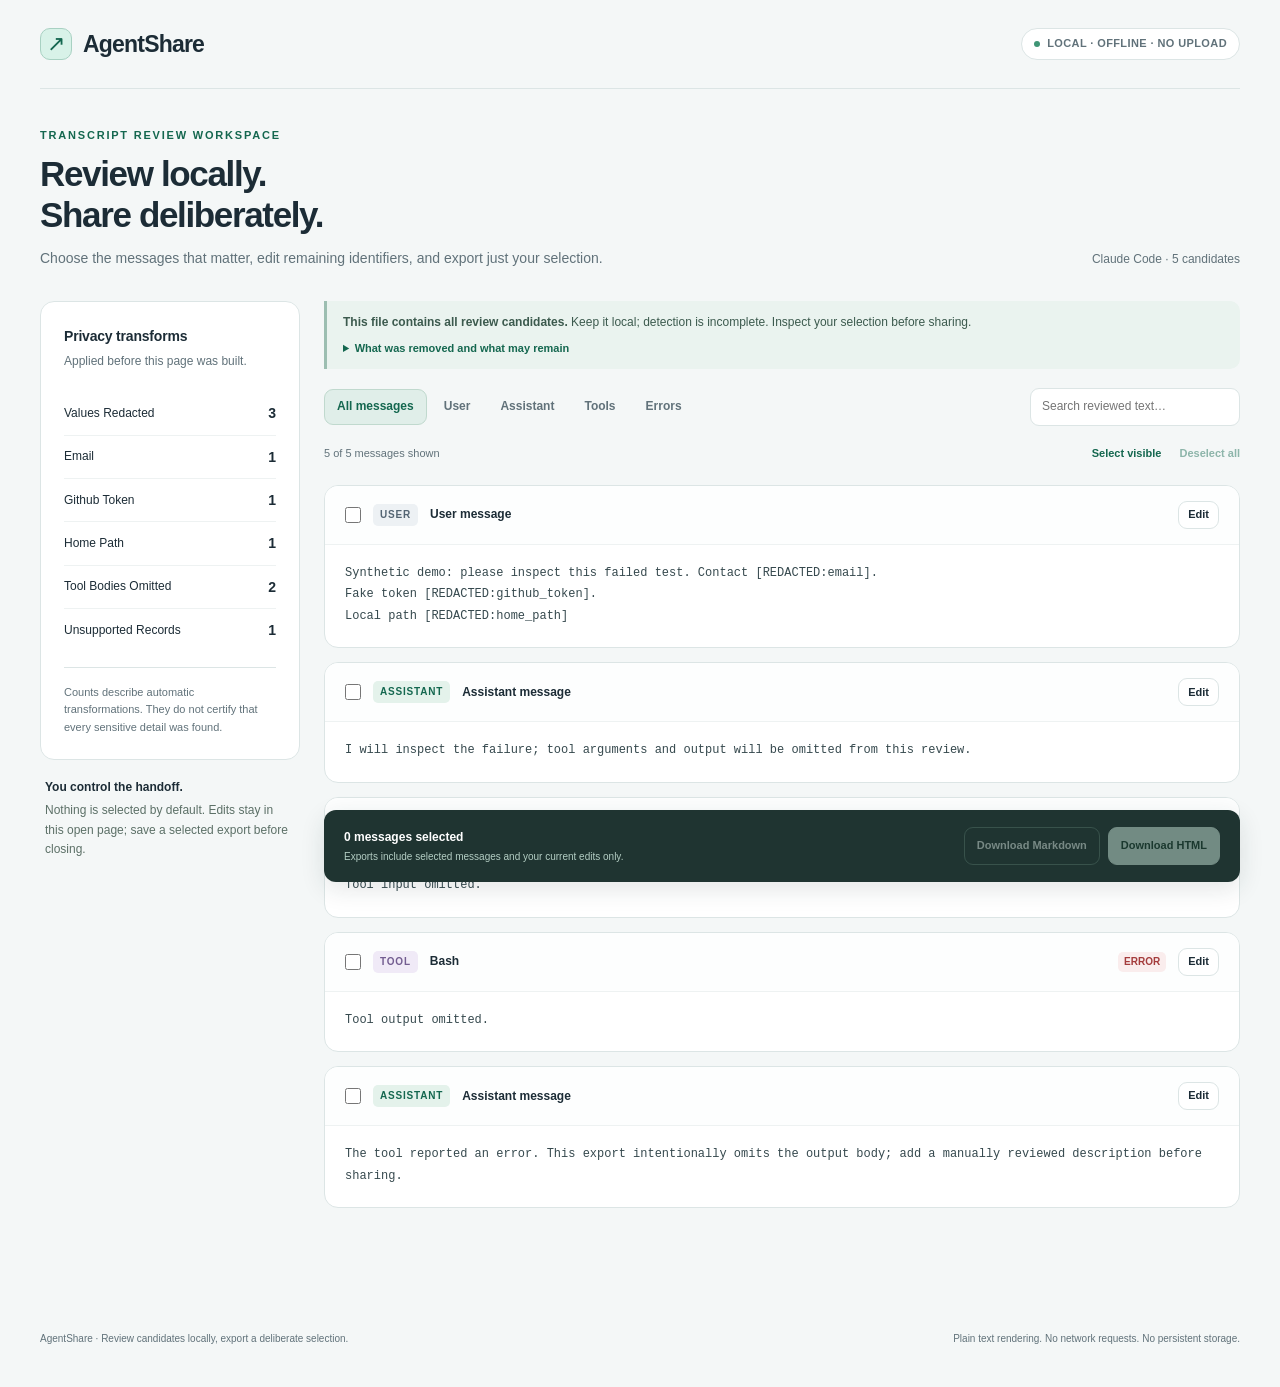
<file: examples/demo-review.html>
<!doctype html>
<html lang="en">
<head>
<meta charset="utf-8">
<meta name="viewport" content="width=device-width, initial-scale=1">
<meta http-equiv="Content-Security-Policy" content="default-src 'none'; script-src 'unsafe-inline'; style-src 'unsafe-inline'; img-src data:; connect-src 'none'; base-uri 'none'; form-action 'none'">
<title>AgentShare · local review</title>
<style>
:root{color-scheme:light;--ink:#1c2c36;--muted:#61727a;--line:#dce5e5;--paper:#fff;--canvas:#f4f7f7;--mint:#d8f2e8;--green:#14674f;--red:#a43c3c;--radius:14px}
*{box-sizing:border-box}body{margin:0;background:var(--canvas);color:var(--ink);font:15px/1.6 -apple-system,BlinkMacSystemFont,"Segoe UI",sans-serif}button,input,textarea{font:inherit}button{cursor:pointer}button:disabled{cursor:default;opacity:.46}button:focus-visible,input:focus-visible,textarea:focus-visible{outline:3px solid #7ac7b0;outline-offset:3px}button{border:1px solid var(--line);border-radius:9px;background:white;padding:9px 14px;color:var(--ink);font-size:13px;font-weight:650}button:hover:enabled{background:#edf5f2;border-color:#b1cfc4}button.primary{background:var(--green);border-color:var(--green);color:#fff}button.primary:hover:enabled{background:#0d513d}.page{max-width:1280px;margin:auto;padding:0 40px 40px}.topbar{height:89px;display:flex;align-items:center;justify-content:space-between;border-bottom:1px solid var(--line)}.brand{font-weight:760;letter-spacing:-.8px;font-size:23px;display:flex;gap:11px;align-items:center}.brand-icon{width:32px;height:32px;border:1px solid #a8d1c2;border-radius:10px;display:grid;place-items:center;background:var(--mint);color:var(--green);font:22px/1 Georgia,serif}.pill{border:1px solid var(--line);background:white;border-radius:30px;font-size:11px;font-weight:650;color:var(--muted);padding:6px 12px;letter-spacing:.4px}.pill:before{content:"";display:inline-block;width:6px;height:6px;border-radius:50%;background:#3f9575;margin-right:7px}.hero{padding:38px 0 31px;display:flex;align-items:flex-end;justify-content:space-between;gap:24px}.eyebrow{font-size:11px;letter-spacing:1.8px;text-transform:uppercase;font-weight:760;color:var(--green);margin:0 0 8px}h1{font-size:35px;line-height:1.18;letter-spacing:-1.35px;margin:0 0 12px;font-weight:720}.hero p{margin:0;color:var(--muted);max-width:700px;font-size:14px}.source{white-space:nowrap;color:var(--muted);font-size:12px}.workspace{display:grid;grid-template-columns:260px minmax(0,1fr);gap:24px;align-items:start}.sidebar{position:sticky;top:24px}.panel{border:1px solid var(--line);border-radius:var(--radius);background:var(--paper);padding:23px}.panel h2{font-size:14px;margin:0 0 5px;letter-spacing:-.2px}.panel-sub{font-size:12px;color:var(--muted);margin:0 0 21px}.metric{display:flex;justify-content:space-between;align-items:center;gap:10px;padding:10px 0;border-bottom:1px solid #eef2f2;font-size:12px}.metric:last-child{border-bottom:0}.metric strong{font-size:14px;font-variant-numeric:tabular-nums}.category{text-transform:capitalize;overflow-wrap:anywhere}.privacy-foot{font-size:11px;color:var(--muted);border-top:1px solid var(--line);margin:15px 0 0;padding-top:16px}.note{font-size:12px;color:#5c7067;padding:18px 5px}.note strong{display:block;margin-bottom:4px;color:var(--ink)}.review-notice{border-left:3px solid #9cbeb1;padding:12px 16px;background:#eaf3ef;border-radius:0 10px 10px 0;margin-bottom:19px;color:#3c5a4e;font-size:12px}.warning-list{padding:0;margin:8px 0 0 16px}.toolbar{display:flex;justify-content:space-between;gap:12px;align-items:center;margin-bottom:14px}.filters{display:flex;gap:4px;flex-wrap:wrap}.filter{border-color:transparent;background:transparent;padding:7px 12px;font-size:12px;color:var(--muted)}.filter[aria-pressed="true"]{background:#e0eee9;color:var(--green);border-color:#c0d9ce}.search{border:1px solid var(--line);background:white;border-radius:9px;padding:8px 11px;font-size:12px;min-width:170px;width:210px;color:var(--ink)}.selection-bar{display:flex;justify-content:space-between;align-items:center;margin:0 0 17px;font-size:11px;color:var(--muted);gap:12px}.text-button{padding:2px 0;background:transparent;border:0;color:var(--green);font-size:11px;min-height:28px}.selection-actions{display:flex;gap:18px}.timeline{display:grid;gap:14px}.event{border:1px solid var(--line);border-radius:var(--radius);background:white;overflow:hidden;transition:border-color .12s,box-shadow .12s}.event.selected{border-color:#86b9a5;box-shadow:0 0 0 1px #86b9a5}.event-head{display:flex;align-items:center;gap:12px;padding:15px 20px;border-bottom:1px solid #eef2f2;background:#fdfefe}.event-check{width:16px;height:16px;accent-color:var(--green);margin:0;flex:none;cursor:pointer}.kind{font-size:10px;letter-spacing:.8px;text-transform:uppercase;font-weight:760;border-radius:5px;padding:3px 7px;background:#edf1f4;color:#546573}.kind.assistant{background:#e4f2eb;color:var(--green)}.kind.tool{background:#f0eaf7;color:#735d91}.label{font-size:12px;line-height:1.4;font-weight:650;overflow-wrap:anywhere;flex:1}.status{color:var(--red);background:#faeded;border-radius:5px;padding:2px 6px;font-size:10px;font-weight:700}.time{font-size:10px;color:var(--muted);white-space:nowrap}.edit-toggle{font-size:11px;padding:4px 9px;min-height:28px;font-weight:600}.event-body{padding:18px 20px 20px}.event-text{font:12px/1.8 ui-monospace,SFMono-Regular,Consolas,"Liberation Mono",monospace;white-space:pre-wrap;overflow-wrap:anywhere;margin:0;max-height:480px;overflow:auto;color:#36494e}.editor{display:block;resize:vertical;width:100%;min-height:150px;border:1px solid #bbd4c9;background:#fafffc;border-radius:7px;padding:12px;color:#314b40;font:12px/1.8 ui-monospace,SFMono-Regular,Consolas,monospace}.edit-help{font-size:10px;color:var(--muted);margin:8px 0 0}.edited{font-size:10px;color:var(--green)}.empty{padding:58px 20px;text-align:center;border:1px dashed #c8d9d2;border-radius:var(--radius);color:var(--muted);font-size:13px}.empty strong{display:block;font-size:16px;color:var(--ink);margin-bottom:7px}.export-bar{position:sticky;bottom:18px;display:flex;justify-content:space-between;align-items:center;gap:18px;background:#1f3431;color:white;border-radius:12px;padding:17px 20px;margin-top:23px;box-shadow:0 7px 24px #1c35311f}.export-count{font-size:12px;font-weight:650}.export-detail{font-size:10px;color:#b4cec4;margin-top:2px}.export-actions{display:flex;gap:8px}.export-bar button{font-size:11px;background:transparent;border-color:#56766b;color:#e0eee8;padding:9px 12px}.export-bar button.primary{background:#d6f2e5;border-color:#d6f2e5;color:#173e2d}.export-bar button:hover:enabled{background:#37554b}.export-bar button.primary:hover:enabled{background:#bfe6d3}.footer{font-size:10px;color:var(--muted);display:flex;justify-content:space-between;gap:20px;padding-top:28px}.hidden{display:none!important}.sr-only{position:absolute;width:1px;height:1px;padding:0;margin:-1px;overflow:hidden;clip:rect(0,0,0,0);white-space:nowrap;border:0}
.warning-details{margin-top:8px}.warning-details summary{cursor:pointer;font-size:11px;font-weight:650;color:var(--green);width:fit-content}.warning-details summary:focus-visible{outline:3px solid #7ac7b0;outline-offset:3px;border-radius:3px}.warning-details .warning-list{font-size:11px;margin-top:10px}.warning-details .warning-list li+li{margin-top:5px}
@media(max-width:900px){.page{padding:0 22px 28px}.workspace{grid-template-columns:220px minmax(0,1fr);gap:18px}.hero{display:block}.source{margin-top:16px}.toolbar{align-items:stretch;flex-direction:column}.search{width:100%}.event-head{padding:13px}.event-body{padding:15px}.export-bar{flex-direction:column;align-items:flex-start}.export-actions{width:100%}.export-actions button{flex:1}.time{display:none}}
@media(max-width:650px){.page{padding:0 16px 25px}.topbar{height:70px}.brand{font-size:21px}.pill{font-size:9px;padding:5px 9px}.hero{padding:28px 0 24px}h1{font-size:30px}.workspace{grid-template-columns:1fr}.sidebar{position:static}.panel{padding:18px}.metrics{display:grid;grid-template-columns:1fr 1fr;gap:0 24px}.note{display:none}.event-head{gap:8px}.kind{font-size:9px}.label{font-size:11px}.selection-actions{gap:13px}.export-bar{bottom:10px;margin-top:17px}.footer{display:block}.filter{padding:7px 10px}}
</style>
</head>
<body>
<div class="page">
  <header class="topbar"><div class="brand"><span class="brand-icon" aria-hidden="true">↗</span>AgentShare</div><span class="pill">LOCAL · OFFLINE · NO UPLOAD</span></header>
  <section class="hero"><div><div class="eyebrow">Transcript review workspace</div><h1>Review locally.<br>Share deliberately.</h1><p>Choose the messages that matter, edit remaining identifiers, and export just your selection.</p></div><div class="source" id="source-summary"></div></section>
  <div class="workspace">
    <aside class="sidebar">
      <section class="panel"><h2>Privacy transforms</h2><p class="panel-sub">Applied before this page was built.</p><div class="metrics" id="metrics"></div><p class="privacy-foot">Counts describe automatic transformations. They do not certify that every sensitive detail was found.</p></section>
      <div class="note"><strong>You control the handoff.</strong>Nothing is selected by default. Edits stay in this open page; save a selected export before closing.</div>
    </aside>
    <main>
      <div class="review-notice"><strong>This file contains all review candidates.</strong> Keep it local; detection is incomplete. Inspect your selection before sharing.<details id="warning-details" class="warning-details hidden"><summary>What was removed and what may remain</summary><ul id="warnings" class="warning-list hidden"></ul></details></div>
      <div class="toolbar"><div class="filters" role="group" aria-label="Filter messages"><button class="filter" data-filter="all" aria-pressed="true">All messages</button><button class="filter" data-filter="user" aria-pressed="false">User</button><button class="filter" data-filter="assistant" aria-pressed="false">Assistant</button><button class="filter" data-filter="tool" aria-pressed="false">Tools</button><button class="filter" data-filter="errors" aria-pressed="false">Errors</button></div><label><span class="sr-only">Search messages</span><input id="search" class="search" type="search" placeholder="Search reviewed text…" autocomplete="off"></label></div>
      <div class="selection-bar"><span id="visible-count" aria-live="polite"></span><div class="selection-actions"><button class="text-button" id="select-visible">Select visible</button><button class="text-button" id="deselect-all">Deselect all</button></div></div>
      <div class="timeline" id="timeline"></div>
      <div class="empty hidden" id="empty"><strong>No messages in this view.</strong>Try another filter or a shorter search.</div>
      <div class="export-bar"><div><div class="export-count" id="selection-count" aria-live="polite">0 messages selected</div><div class="export-detail">Exports include selected messages and your current edits only.</div></div><div class="export-actions"><button id="export-md" disabled>Download Markdown</button><button class="primary" id="export-html" disabled>Download HTML</button></div></div>
      <span class="sr-only" id="download-status" role="status"></span>
    </main>
  </div>
  <footer class="footer"><span>AgentShare · Review candidates locally, export a deliberate selection.</span><span>Plain text rendering. No network requests. No persistent storage.</span></footer>
</div>
<script id="review-data" type="application/json">{"version":1,"title":"AgentShare review","source_format":"claude","events":[{"id":"e1","kind":"user","label":"User message","text":"Synthetic demo: please inspect this failed test. Contact [REDACTED:email].\nFake token [REDACTED:github_token].\nLocal path [REDACTED:home_path]","status":"info","time":""},{"id":"e2","kind":"assistant","label":"Assistant message","text":"I will inspect the failure; tool arguments and output will be omitted from this review.","status":"info","time":""},{"id":"e3","kind":"tool","label":"Bash","text":"Tool input omitted.","status":"info","time":""},{"id":"e4","kind":"tool","label":"Bash","text":"Tool output omitted.","status":"error","time":""},{"id":"e5","kind":"assistant","label":"Assistant message","text":"The tool reported an error. This export intentionally omits the output body; add a manually reviewed description before sharing.","status":"info","time":""}],"stats":{"events":5,"omitted_tool_bodies":2,"unsupported_records":1,"redactions":{"email":1,"github_token":1,"home_path":1}},"warnings":["Automated redaction is incomplete. Review every selected event before sharing.","Tool inputs and output bodies, source filenames, session IDs, and absolute timestamps are excluded.","Only supported user/assistant text and tool summaries are retained. Reasoning, images, metadata, and other records are omitted.","Tool outcomes use explicit status fields only; an omitted result body does not prove success or failure.","Home-path redaction may omit the remainder of a line. Custom literal terms are case-sensitive."]}</script>
<script>
'use strict';
/* BEGIN EXPORT HELPERS */
function escapeHtml(value) {
  return String(value ?? '').replace(/[&<>"']/g, character => ({'&':'&amp;','<':'&lt;','>':'&gt;','"':'&quot;',"'":'&#39;'}[character]));
}
function selectEditedEvents(events, edits, selectedIds) {
  return events.filter(event => selectedIds.has(event.id)).map(event => ({
    kind: event.kind, label: event.label, text: edits.has(event.id) ? edits.get(event.id) : event.text,
    status: event.status, time: event.time
  }));
}
function buildSelectedHtml(events) {
  const cards = events.map((event, index) => `<article><div class="meta"><span class="kind">${escapeHtml(event.kind)}</span><span>${escapeHtml(event.label || `Message ${index + 1}`)}</span>${event.status === 'error' ? '<b class="error">ERROR</b>' : ''}<small>${escapeHtml(event.time)}</small></div><pre>${escapeHtml(event.text)}</pre></article>`).join('\n');
  return `<!doctype html>
<html lang="en"><head><meta charset="utf-8"><meta name="viewport" content="width=device-width,initial-scale=1"><meta http-equiv="Content-Security-Policy" content="default-src 'none'; style-src 'unsafe-inline'; base-uri 'none'; form-action 'none'"><title>AgentShare · selected transcript</title><style>
*{box-sizing:border-box}body{margin:0;background:#f4f7f7;color:#1c2c36;font:14px/1.65 -apple-system,BlinkMacSystemFont,"Segoe UI",sans-serif}.page{max-width:900px;margin:0 auto;padding:36px 22px}header{border-bottom:1px solid #dce5e5;padding-bottom:24px;margin-bottom:24px}.brand{color:#14674f;font-size:12px;font-weight:750;letter-spacing:1px}h1{font-size:30px;line-height:1.3;letter-spacing:-1px;margin:8px 0 10px}.notice{font-size:12px;color:#61727a;max-width:670px}article{margin:16px 0;border:1px solid #dce5e5;border-radius:12px;overflow:hidden;background:white}.meta{display:flex;gap:12px;align-items:center;padding:14px 18px;border-bottom:1px solid #edf1f1;font-size:12px;overflow-wrap:anywhere}.kind{font-size:10px;font-weight:700;text-transform:uppercase;color:#14674f;background:#e4f2eb;border-radius:5px;padding:3px 7px}.meta small{margin-left:auto;color:#61727a}.error{color:#a43c3c;font-size:10px}pre{margin:0;padding:18px;white-space:pre-wrap;overflow-wrap:anywhere;font:12px/1.8 ui-monospace,SFMono-Regular,Consolas,monospace}footer{color:#61727a;font-size:11px;margin-top:25px}@media print{body{background:white}.page{padding:0}article{break-inside:avoid}}@media(max-width:500px){.meta{flex-wrap:wrap}.meta small{margin-left:0}}
</style></head><body><div class="page"><header><div class="brand">AGENTSHARE / SELECTED TRANSCRIPT</div><h1>A deliberate selection.</h1><div class="notice">${events.length} message${events.length === 1 ? '' : 's'} selected and edited locally. Automatic detection is incomplete; the person sharing this transcript must inspect it for remaining sensitive details.</div></header>${cards || '<p>No messages selected.</p>'}<footer>Only selected messages are included. Plain text · no scripts · no external assets.</footer></div></body></html>`;
}
function buildSelectedMarkdown(events) {
  const parts = ['# AgentShare · selected transcript', '', `${events.length} message${events.length === 1 ? '' : 's'} selected and edited locally. Automatic detection is incomplete; inspect remaining sensitive details before sharing.`, ''];
  events.forEach((event, index) => {
    const label = String(event.label || `Message ${index + 1}`).replace(/[\r\n]/g, ' ');
    const labelRuns = label.match(/`+/g) || [];
    const labelFence = '`'.repeat(labelRuns.reduce((longest, run) => Math.max(longest, run.length + 1), 1));
    const runs = String(event.text).match(/`+/g) || [];
    const fence = '`'.repeat(runs.reduce((longest, run) => Math.max(longest, run.length + 1), 3));
    const kind = ['user', 'assistant', 'tool'].includes(event.kind) ? event.kind : 'message';
    parts.push(`## ${index + 1}. ${kind}${event.status === 'error' ? ' · ERROR' : ''}`, '', `Label: ${labelFence} ${label} ${labelFence}`, '', `${fence}text`, String(event.text), fence, '');
  });
  return parts.join('\n');
}
/* END EXPORT HELPERS */
const bundle = JSON.parse(document.getElementById('review-data').textContent);
const events = bundle.events;
const edits = new Map();
const selected = new Set();
const cards = new Map();
let activeFilter = 'all';
let query = '';
const timeline = document.getElementById('timeline');
function node(tag, className, text) {
  const element = document.createElement(tag);
  if (className) element.className = className;
  if (text !== undefined) element.textContent = text;
  return element;
}
function currentText(event) { return edits.has(event.id) ? edits.get(event.id) : event.text; }
function isVisible(event) {
  const kindMatch = activeFilter === 'all' || (activeFilter === 'errors' ? event.status === 'error' : event.kind === activeFilter);
  return kindMatch && `${event.kind} ${event.label} ${currentText(event)}`.toLocaleLowerCase().includes(query);
}
function updateSelection() {
  const hiddenCount = events.filter(event => selected.has(event.id) && !isVisible(event)).length;
  document.getElementById('selection-count').textContent = `${selected.size} message${selected.size === 1 ? '' : 's'} selected${hiddenCount ? ` · ${hiddenCount} outside this view` : ''}`;
  document.getElementById('export-md').disabled = selected.size === 0;
  document.getElementById('export-html').disabled = selected.size === 0;
  document.getElementById('deselect-all').disabled = selected.size === 0;
  events.forEach(event => {
    const card = cards.get(event.id);
    card.element.classList.toggle('selected', selected.has(event.id));
    card.checkbox.checked = selected.has(event.id);
  });
}
function updateView() {
  let visible = 0;
  events.forEach(event => {
    const shown = isVisible(event);
    cards.get(event.id).element.classList.toggle('hidden', !shown);
    if (shown) visible += 1;
  });
  document.getElementById('visible-count').textContent = `${visible} of ${events.length} messages shown`;
  document.getElementById('empty').classList.toggle('hidden', visible !== 0);
  if (!events.length) {
    document.getElementById('empty').replaceChildren(node('strong', '', 'No reviewable messages.'), document.createTextNode('The parser found no supported messages. Check the CLI summary and source format.'));
  }
  document.getElementById('select-visible').disabled = visible === 0;
  updateSelection();
}
events.forEach((event, index) => {
  const article = node('article', 'event');
  const header = node('div', 'event-head');
  const checkbox = node('input', 'event-check');
  checkbox.type = 'checkbox';
  checkbox.setAttribute('aria-label', `Select ${event.kind} message ${index + 1}`);
  checkbox.addEventListener('change', () => { checkbox.checked ? selected.add(event.id) : selected.delete(event.id); updateSelection(); });
  const role = node('span', `kind ${event.kind}`, event.kind);
  const label = node('span', 'label', event.label || `Message ${index + 1}`);
  header.append(checkbox, role, label);
  if (event.status === 'error') header.append(node('span', 'status', 'ERROR'));
  const edited = node('span', 'edited hidden', 'Edited');
  header.append(edited);
  if (event.time) header.append(node('span', 'time', event.time));
  const toggle = node('button', 'edit-toggle', 'Edit');
  toggle.setAttribute('aria-label', `Edit message ${index + 1}`);
  toggle.setAttribute('aria-expanded', 'false');
  const body = node('div', 'event-body');
  const text = node('pre', 'event-text', event.text || '(Empty message)');
  const textarea = node('textarea', 'editor hidden');
  textarea.value = event.text;
  textarea.setAttribute('aria-label', `Reviewed text for message ${index + 1}`);
  textarea.spellcheck = false;
  const help = node('p', 'edit-help hidden', 'Edits apply immediately to exports. Remove remaining identifiers or irrelevant details.');
  textarea.addEventListener('input', () => {
    edits.set(event.id, textarea.value);
    text.textContent = textarea.value || '(Empty message)';
    edited.classList.toggle('hidden', textarea.value === event.text);
    updateView();
  });
  toggle.addEventListener('click', () => {
    const opening = textarea.classList.contains('hidden');
    textarea.classList.toggle('hidden', !opening);
    help.classList.toggle('hidden', !opening);
    text.classList.toggle('hidden', opening);
    toggle.textContent = opening ? 'Done' : 'Edit';
    toggle.setAttribute('aria-expanded', String(opening));
    if (opening) textarea.focus();
  });
  header.append(toggle); body.append(text, textarea, help); article.append(header, body);
  cards.set(event.id, {element:article, checkbox}); timeline.append(article);
});
const metrics = document.getElementById('metrics');
function metric(label, count) { const row = node('div', 'metric'); row.append(node('span', 'category', label.replaceAll('_',' ')), node('strong', '', String(count))); metrics.append(row); }
const categories = Object.entries(bundle.stats.redactions || {});
const totalRedactions = categories.reduce((sum, [,value]) => sum + value, 0);
metric('Values redacted', totalRedactions);
categories.filter(([, value]) => value > 0).forEach(([key, value]) => metric(key, value));
metric('Tool bodies omitted', bundle.stats.omitted_tool_bodies || 0);
metric('Unsupported records', bundle.stats.unsupported_records || 0);
document.getElementById('source-summary').textContent = `${bundle.source_format === 'claude' ? 'Claude Code' : bundle.source_format === 'codex' ? 'Codex' : 'Transcript'} · ${events.length} candidates`;
const warnings = document.getElementById('warnings');
(bundle.warnings || []).forEach(warning => warnings.append(node('li', '', warning)));
warnings.classList.toggle('hidden', !warnings.children.length);
document.getElementById('warning-details').classList.toggle('hidden', !warnings.children.length);
document.querySelectorAll('[data-filter]').forEach(button => button.addEventListener('click', () => {
  activeFilter = button.dataset.filter;
  document.querySelectorAll('[data-filter]').forEach(item => item.setAttribute('aria-pressed', String(item === button)));
  updateView();
}));
document.getElementById('search').addEventListener('input', event => { query = event.target.value.toLocaleLowerCase(); updateView(); });
document.getElementById('select-visible').addEventListener('click', () => { events.filter(isVisible).forEach(event => selected.add(event.id)); updateSelection(); });
document.getElementById('deselect-all').addEventListener('click', () => { selected.clear(); updateSelection(); });
function download(content, filename, mime) {
  const url = URL.createObjectURL(new Blob([content], {type:mime}));
  const link = document.createElement('a');
  link.href = url; link.download = filename; document.body.append(link); link.click(); link.remove();
  setTimeout(() => URL.revokeObjectURL(url), 30000);
  document.getElementById('download-status').textContent = `Downloaded ${filename} with ${selected.size} selected messages.`;
}
document.getElementById('export-md').addEventListener('click', () => download(buildSelectedMarkdown(selectEditedEvents(events, edits, selected)), 'agentshare-selected.md', 'text/markdown;charset=utf-8'));
document.getElementById('export-html').addEventListener('click', () => download(buildSelectedHtml(selectEditedEvents(events, edits, selected)), 'agentshare-selected.html', 'text/html;charset=utf-8'));
updateSelection(); updateView();
</script>
</body>
</html>
</file>
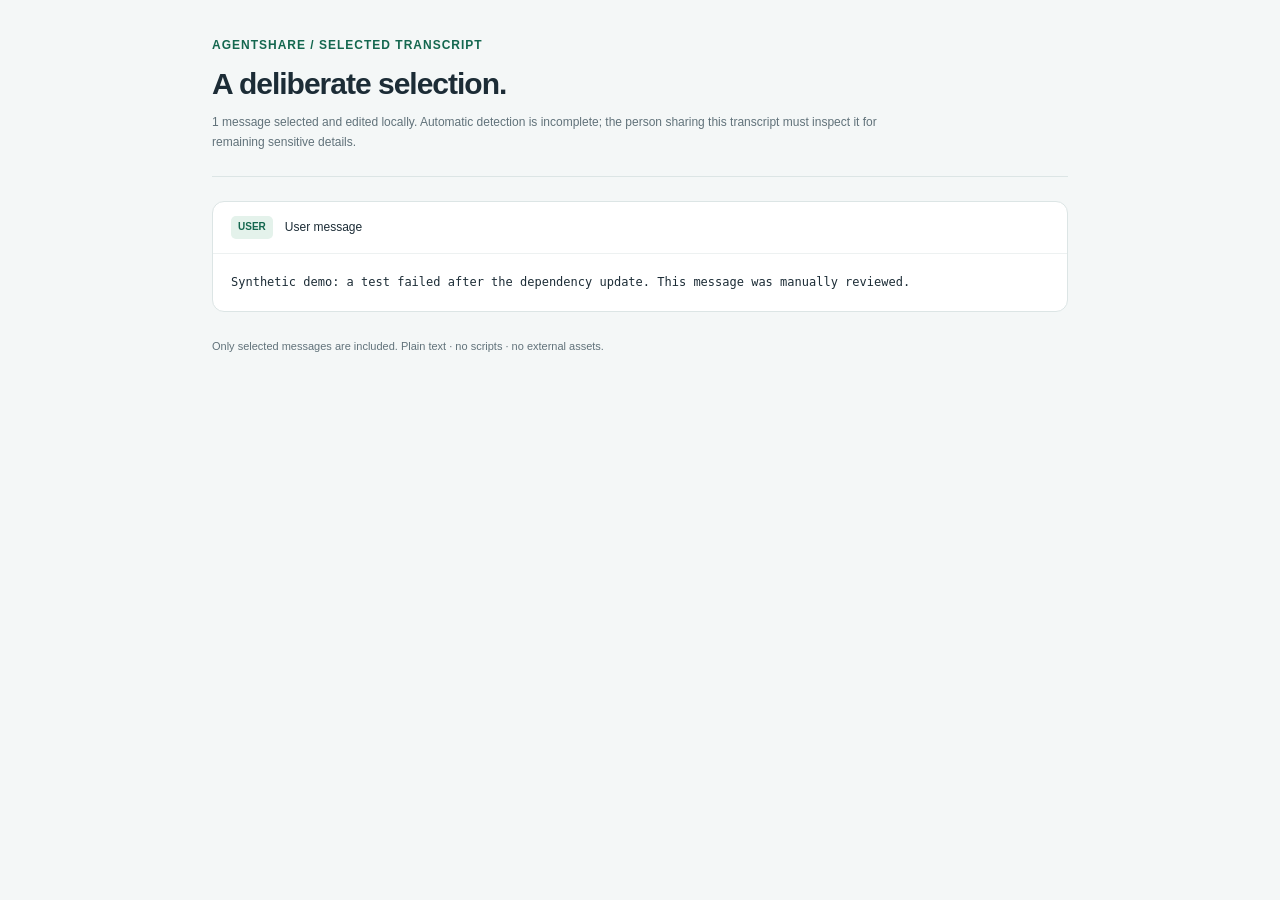
<file: examples/selected-demo.html>
<!doctype html>
<html lang="en"><head><meta charset="utf-8"><meta name="viewport" content="width=device-width,initial-scale=1"><meta http-equiv="Content-Security-Policy" content="default-src 'none'; style-src 'unsafe-inline'; base-uri 'none'; form-action 'none'"><title>AgentShare · selected transcript</title><style>
*{box-sizing:border-box}body{margin:0;background:#f4f7f7;color:#1c2c36;font:14px/1.65 -apple-system,BlinkMacSystemFont,"Segoe UI",sans-serif}.page{max-width:900px;margin:0 auto;padding:36px 22px}header{border-bottom:1px solid #dce5e5;padding-bottom:24px;margin-bottom:24px}.brand{color:#14674f;font-size:12px;font-weight:750;letter-spacing:1px}h1{font-size:30px;line-height:1.3;letter-spacing:-1px;margin:8px 0 10px}.notice{font-size:12px;color:#61727a;max-width:670px}article{margin:16px 0;border:1px solid #dce5e5;border-radius:12px;overflow:hidden;background:white}.meta{display:flex;gap:12px;align-items:center;padding:14px 18px;border-bottom:1px solid #edf1f1;font-size:12px;overflow-wrap:anywhere}.kind{font-size:10px;font-weight:700;text-transform:uppercase;color:#14674f;background:#e4f2eb;border-radius:5px;padding:3px 7px}.meta small{margin-left:auto;color:#61727a}.error{color:#a43c3c;font-size:10px}pre{margin:0;padding:18px;white-space:pre-wrap;overflow-wrap:anywhere;font:12px/1.8 ui-monospace,SFMono-Regular,Consolas,monospace}footer{color:#61727a;font-size:11px;margin-top:25px}@media print{body{background:white}.page{padding:0}article{break-inside:avoid}}@media(max-width:500px){.meta{flex-wrap:wrap}.meta small{margin-left:0}}
</style></head><body><div class="page"><header><div class="brand">AGENTSHARE / SELECTED TRANSCRIPT</div><h1>A deliberate selection.</h1><div class="notice">1 message selected and edited locally. Automatic detection is incomplete; the person sharing this transcript must inspect it for remaining sensitive details.</div></header><article><div class="meta"><span class="kind">user</span><span>User message</span><small></small></div><pre>Synthetic demo: a test failed after the dependency update. This message was manually reviewed.</pre></article><footer>Only selected messages are included. Plain text · no scripts · no external assets.</footer></div></body></html>
</file>
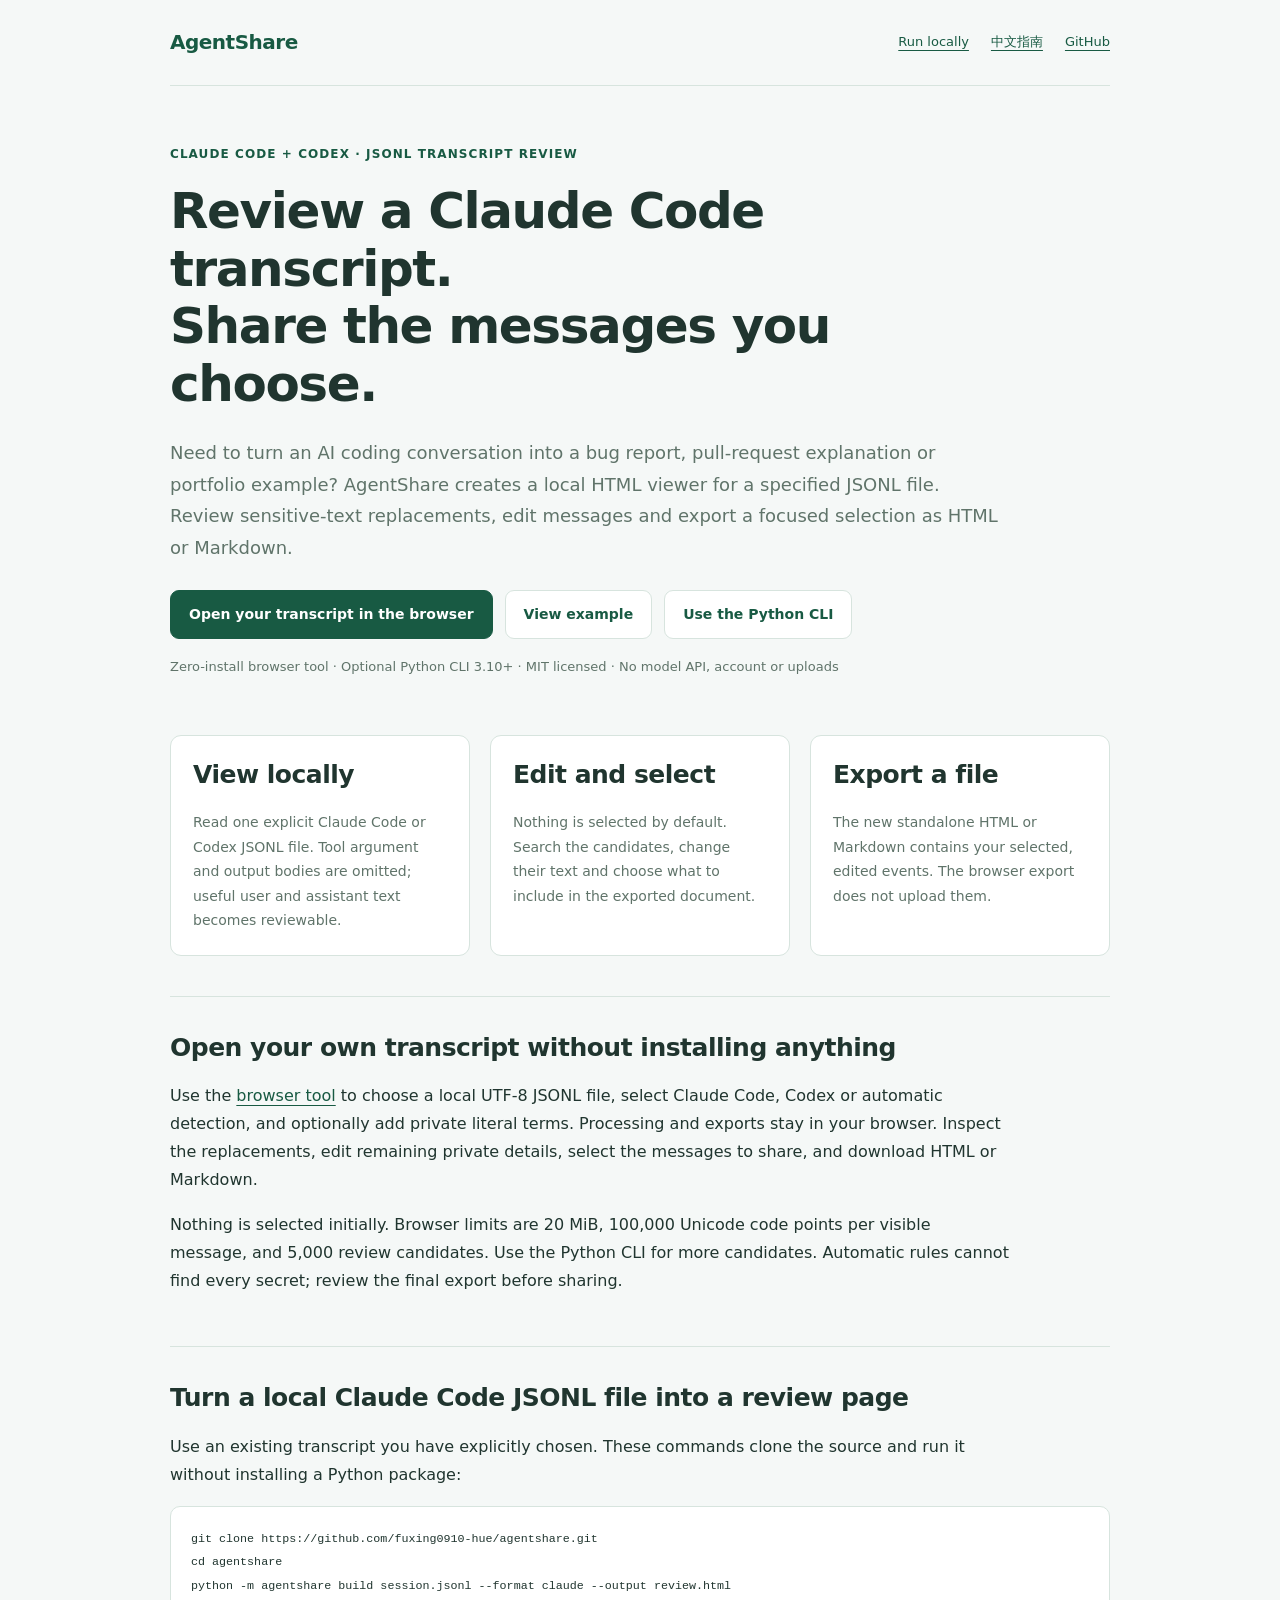
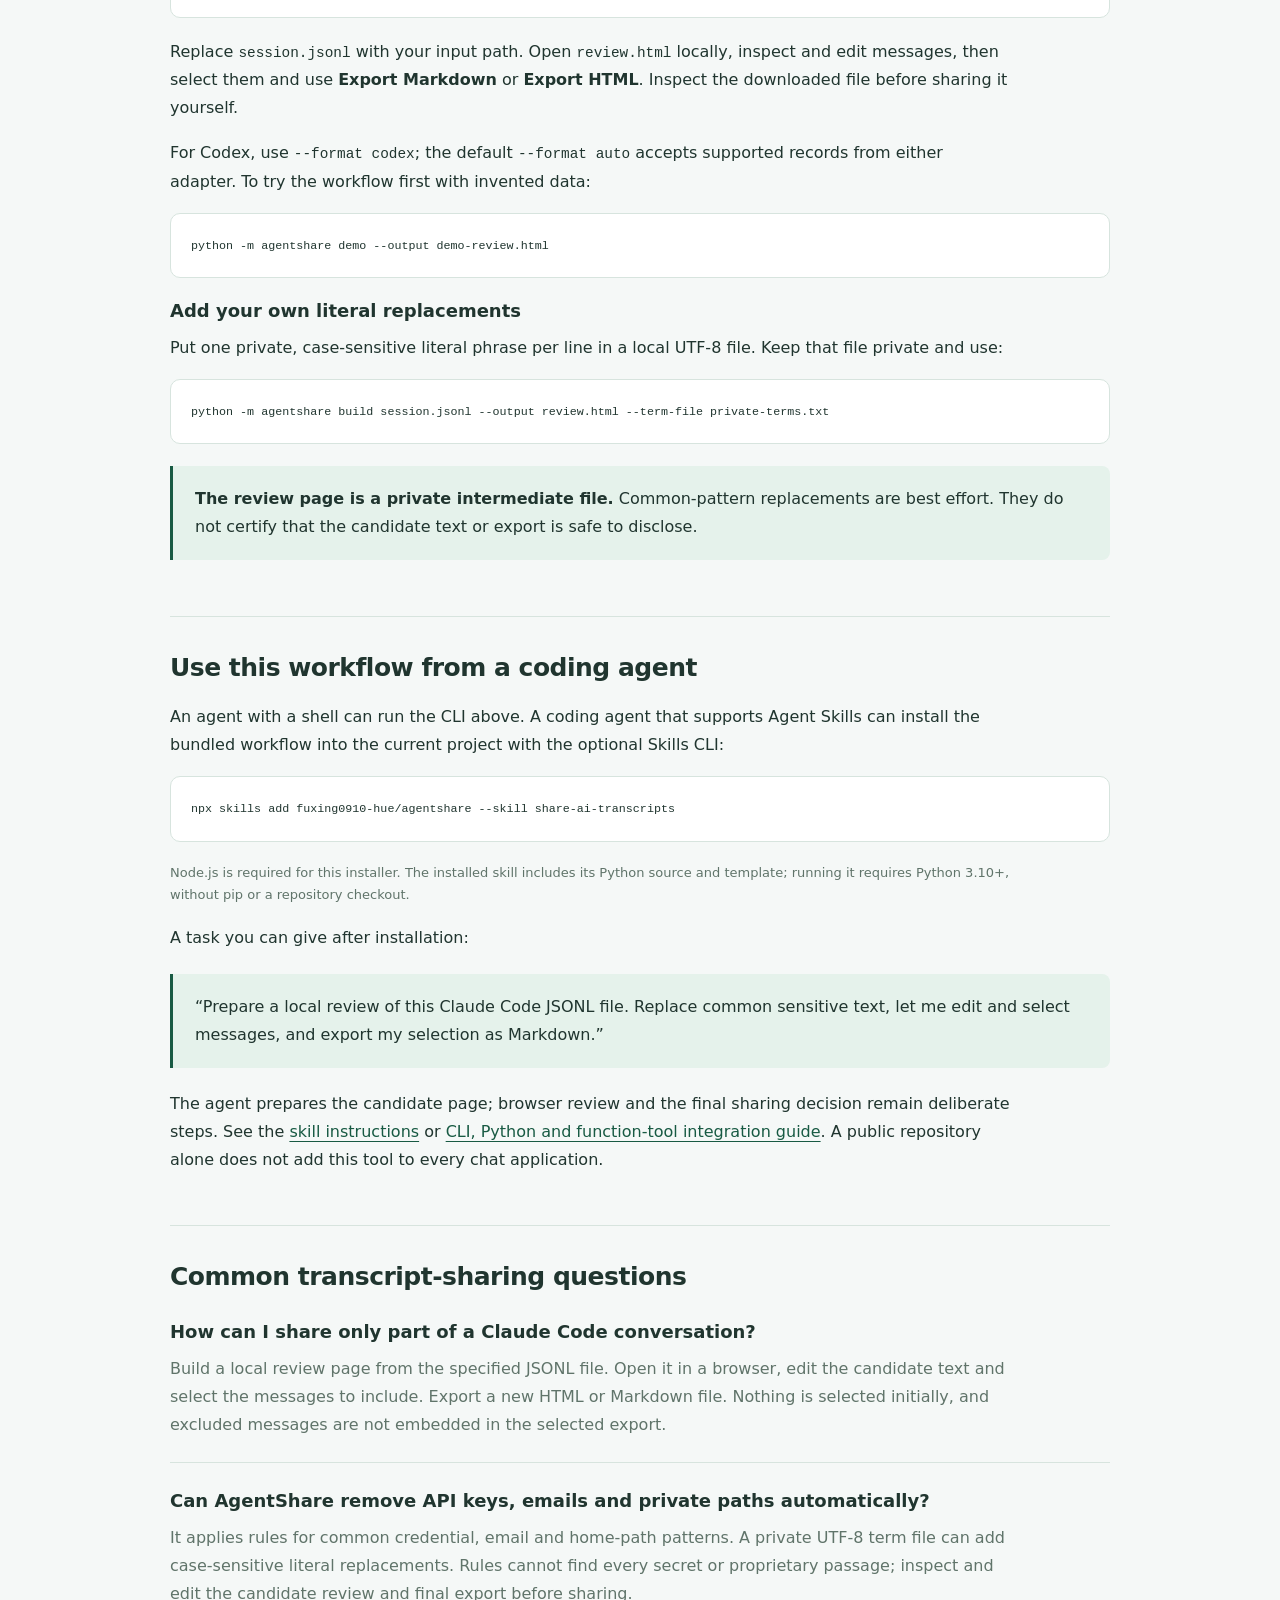
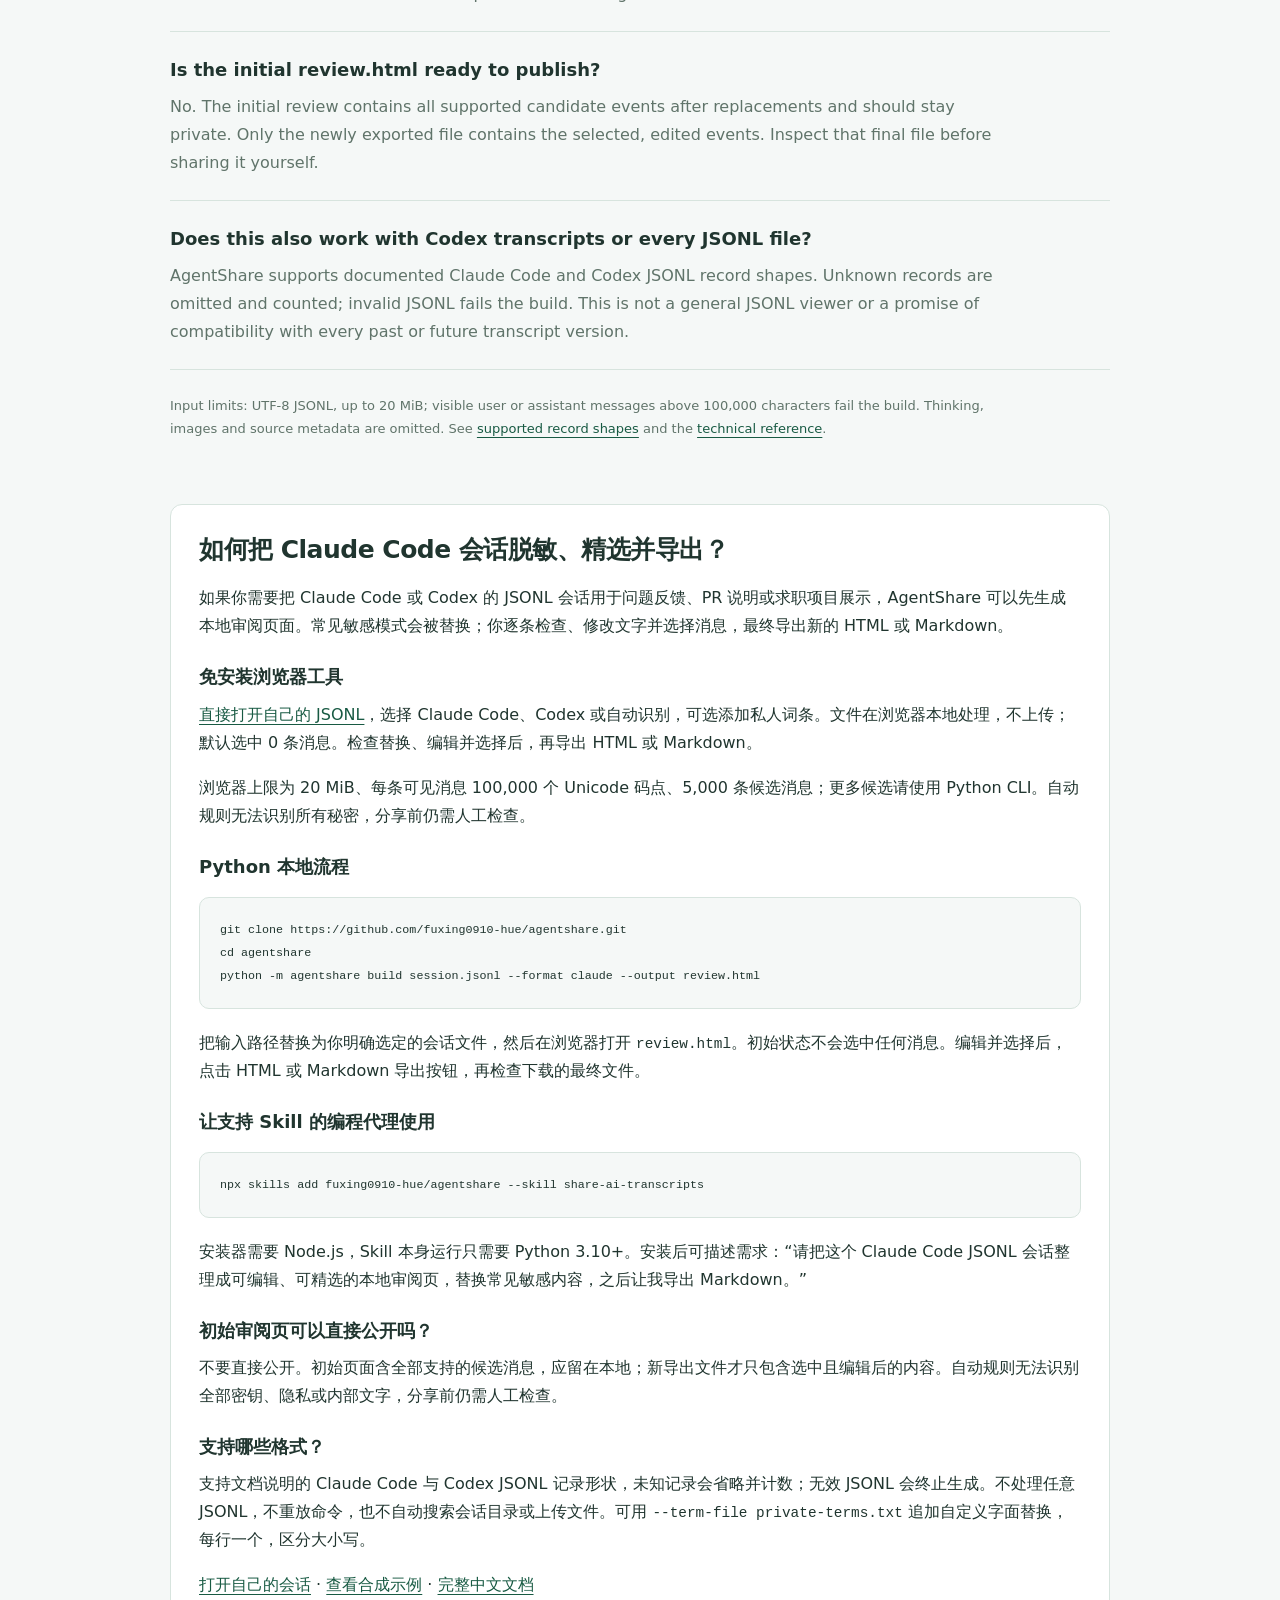
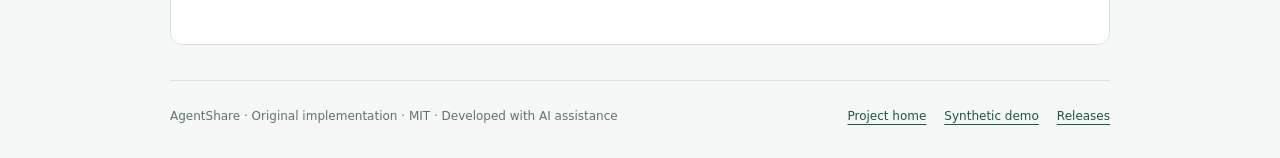
<file: site/claude-code-transcript-review.html>
<!doctype html>
<html lang="en">
<head>
  <meta charset="utf-8">
  <meta name="viewport" content="width=device-width,initial-scale=1">
  <meta http-equiv="Content-Security-Policy" content="default-src 'none'; style-src 'self'; script-src 'none'; img-src 'self'; connect-src 'none'; base-uri 'none'; form-action 'none'">
  <title>Claude Code transcript viewer: redact, edit and export JSONL locally | AgentShare</title>
  <meta name="description" content="Review a Claude Code or Codex JSONL session locally. Replace common sensitive patterns, edit and select messages, then export standalone HTML or Markdown with AgentShare.">
  <link rel="canonical" href="https://fuxing0910-hue.github.io/agentshare/claude-code-transcript-review.html">
  <link rel="stylesheet" href="task-guide.css">
  <meta property="og:type" content="website">
  <meta property="og:title" content="Review and share a Claude Code transcript locally">
  <meta property="og:description" content="A practical JSONL-to-HTML review workflow: replace common sensitive patterns, edit messages and export only the selection. Zero-install browser tool or Python CLI, no uploads.">
  <meta property="og:url" content="https://fuxing0910-hue.github.io/agentshare/claude-code-transcript-review.html">
  <meta name="theme-color" content="#f5f8f7">
  <script type="application/ld+json">
  {
    "@context": "https://schema.org",
    "@graph": [
      {
        "@type": "SoftwareApplication",
        "@id": "https://fuxing0910-hue.github.io/agentshare/#software",
        "name": "AgentShare",
        "url": "https://fuxing0910-hue.github.io/agentshare/",
        "applicationCategory": "DeveloperApplication",
        "operatingSystem": "Windows, macOS, Linux",
        "softwareRequirements": "Modern browser for zero-install local import; optional Python CLI 3.10 or later",
        "license": "https://github.com/fuxing0910-hue/agentshare/blob/main/LICENSE",
        "downloadUrl": "https://github.com/fuxing0910-hue/agentshare/releases",
        "description": "A local Claude Code and Codex JSONL transcript review tool. Replace common sensitive patterns, edit and select messages, then export selected content as standalone HTML or Markdown."
      },
      {
        "@type": "FAQPage",
        "@id": "https://fuxing0910-hue.github.io/agentshare/claude-code-transcript-review.html#faq",
        "mainEntity": [
          {"@type":"Question","name":"How can I share only part of a Claude Code conversation?","acceptedAnswer":{"@type":"Answer","text":"Build a local review page from the specified JSONL file. Open it in a browser, edit the candidate text and select the messages to include. Export a new HTML or Markdown file. Nothing is selected initially, and excluded messages are not embedded in the selected export."}},
          {"@type":"Question","name":"Can AgentShare remove API keys, emails and private paths automatically?","acceptedAnswer":{"@type":"Answer","text":"It applies rules for common credential, email and home-path patterns. A private UTF-8 term file can add case-sensitive literal replacements. Rules cannot find every secret or proprietary passage; inspect and edit the candidate review and final export before sharing."}},
          {"@type":"Question","name":"Is the initial review.html ready to publish?","acceptedAnswer":{"@type":"Answer","text":"No. The initial review contains all supported candidate events after replacements and should stay private. Only the newly exported file contains the selected, edited events. Inspect that final file before sharing it yourself."}},
          {"@type":"Question","name":"Does this also work with Codex transcripts or every JSONL file?","acceptedAnswer":{"@type":"Answer","text":"AgentShare supports documented Claude Code and Codex JSONL record shapes. Unknown records are omitted and counted; invalid JSONL fails the build. This is not a general JSONL viewer or a promise of compatibility with every past or future transcript version."}}
        ]
      }
    ]
  }
  </script>
</head>
<body>
  <a class="skip" href="#main">Skip to content</a>
  <div class="shell">
    <header>
      <a class="brand" href="./">AgentShare</a>
      <nav aria-label="Guide navigation"><a href="#quick-start">Run locally</a><a href="#chinese" lang="zh-CN">中文指南</a><a href="https://github.com/fuxing0910-hue/agentshare">GitHub</a></nav>
    </header>
    <main id="main">
      <section class="hero">
        <p class="eyebrow">Claude Code + Codex · JSONL transcript review</p>
        <h1>Review a Claude Code transcript.<br>Share the messages you choose.</h1>
        <p class="lede">Need to turn an AI coding conversation into a bug report, pull-request explanation or portfolio example? AgentShare creates a local HTML viewer for a specified JSONL file. Review sensitive-text replacements, edit messages and export a focused selection as HTML or Markdown.</p>
        <div class="actions"><a class="button primary" href="try.html">Open your transcript in the browser</a><a class="button" href="demo.html">View example</a><a class="button" href="#quick-start">Use the Python CLI</a></div>
        <p class="meta">Zero-install browser tool · Optional Python CLI 3.10+ · MIT licensed · No model API, account or uploads</p>
      </section>
      <div class="facts">
        <article class="fact"><h2>View locally</h2><p>Read one explicit Claude Code or Codex JSONL file. Tool argument and output bodies are omitted; useful user and assistant text becomes reviewable.</p></article>
        <article class="fact"><h2>Edit and select</h2><p>Nothing is selected by default. Search the candidates, change their text and choose what to include in the exported document.</p></article>
        <article class="fact"><h2>Export a file</h2><p>The new standalone HTML or Markdown contains your selected, edited events. The browser export does not upload them.</p></article>
      </div>
      <section class="section" id="browser-start"><h2>Open your own transcript without installing anything</h2><p>Use the <a href="try.html">browser tool</a> to choose a local UTF-8 JSONL file, select Claude Code, Codex or automatic detection, and optionally add private literal terms. Processing and exports stay in your browser. Inspect the replacements, edit remaining private details, select the messages to share, and download HTML or Markdown.</p><p>Nothing is selected initially. Browser limits are 20 MiB, 100,000 Unicode code points per visible message, and 5,000 review candidates. Use the Python CLI for more candidates. Automatic rules cannot find every secret; review the final export before sharing.</p></section>
      <section class="section" id="quick-start">
        <h2>Turn a local Claude Code JSONL file into a review page</h2>
        <p>Use an existing transcript you have explicitly chosen. These commands clone the source and run it without installing a Python package:</p>
        <pre><code>git clone https://github.com/fuxing0910-hue/agentshare.git
cd agentshare
python -m agentshare build session.jsonl --format claude --output review.html</code></pre>
        <p>Replace <code>session.jsonl</code> with your input path. Open <code>review.html</code> locally, inspect and edit messages, then select them and use <strong>Export Markdown</strong> or <strong>Export HTML</strong>. Inspect the downloaded file before sharing it yourself.</p>
        <p>For Codex, use <code>--format codex</code>; the default <code>--format auto</code> accepts supported records from either adapter. To try the workflow first with invented data:</p>
        <pre><code>python -m agentshare demo --output demo-review.html</code></pre>
        <h3>Add your own literal replacements</h3>
        <p>Put one private, case-sensitive literal phrase per line in a local UTF-8 file. Keep that file private and use:</p>
        <pre><code>python -m agentshare build session.jsonl --output review.html --term-file private-terms.txt</code></pre>
        <div class="callout"><p><strong>The review page is a private intermediate file.</strong> Common-pattern replacements are best effort. They do not certify that the candidate text or export is safe to disclose.</p></div>
      </section>
      <section class="section" id="agent-use">
        <h2>Use this workflow from a coding agent</h2>
        <p>An agent with a shell can run the CLI above. A coding agent that supports Agent Skills can install the bundled workflow into the current project with the optional Skills CLI:</p>
        <pre><code>npx skills add fuxing0910-hue/agentshare --skill share-ai-transcripts</code></pre>
        <p class="note">Node.js is required for this installer. The installed skill includes its Python source and template; running it requires Python 3.10+, without pip or a repository checkout.</p>
        <p>A task you can give after installation:</p>
        <div class="callout"><p>“Prepare a local review of this Claude Code JSONL file. Replace common sensitive text, let me edit and select messages, and export my selection as Markdown.”</p></div>
        <p>The agent prepares the candidate page; browser review and the final sharing decision remain deliberate steps. See the <a href="https://github.com/fuxing0910-hue/agentshare/blob/main/skills/share-ai-transcripts/SKILL.md">skill instructions</a> or <a href="https://github.com/fuxing0910-hue/agentshare/blob/main/docs/agents.md">CLI, Python and function-tool integration guide</a>. A public repository alone does not add this tool to every chat application.</p>
      </section>
      <section class="section" id="faq">
        <h2>Common transcript-sharing questions</h2>
        <article class="faq"><h3>How can I share only part of a Claude Code conversation?</h3><p>Build a local review page from the specified JSONL file. Open it in a browser, edit the candidate text and select the messages to include. Export a new HTML or Markdown file. Nothing is selected initially, and excluded messages are not embedded in the selected export.</p></article>
        <article class="faq"><h3>Can AgentShare remove API keys, emails and private paths automatically?</h3><p>It applies rules for common credential, email and home-path patterns. A private UTF-8 term file can add case-sensitive literal replacements. Rules cannot find every secret or proprietary passage; inspect and edit the candidate review and final export before sharing.</p></article>
        <article class="faq"><h3>Is the initial review.html ready to publish?</h3><p>No. The initial review contains all supported candidate events after replacements and should stay private. Only the newly exported file contains the selected, edited events. Inspect that final file before sharing it yourself.</p></article>
        <article class="faq"><h3>Does this also work with Codex transcripts or every JSONL file?</h3><p>AgentShare supports documented Claude Code and Codex JSONL record shapes. Unknown records are omitted and counted; invalid JSONL fails the build. This is not a general JSONL viewer or a promise of compatibility with every past or future transcript version.</p></article>
        <p class="note">Input limits: UTF-8 JSONL, up to 20 MiB; visible user or assistant messages above 100,000 characters fail the build. Thinking, images and source metadata are omitted. See <a href="https://github.com/fuxing0910-hue/agentshare/blob/main/docs/formats.md">supported record shapes</a> and the <a href="https://github.com/fuxing0910-hue/agentshare/blob/main/docs/reference.md">technical reference</a>.</p>
      </section>
      <section class="chinese" id="chinese" lang="zh-CN" aria-labelledby="chinese-title">
        <h2 id="chinese-title">如何把 Claude Code 会话脱敏、精选并导出？</h2>
        <p>如果你需要把 Claude Code 或 Codex 的 JSONL 会话用于问题反馈、PR 说明或求职项目展示，AgentShare 可以先生成本地审阅页面。常见敏感模式会被替换；你逐条检查、修改文字并选择消息，最终导出新的 HTML 或 Markdown。</p>
        <h3>免安装浏览器工具</h3><p><a href="try.html">直接打开自己的 JSONL</a>，选择 Claude Code、Codex 或自动识别，可选添加私人词条。文件在浏览器本地处理，不上传；默认选中 0 条消息。检查替换、编辑并选择后，再导出 HTML 或 Markdown。</p><p>浏览器上限为 20 MiB、每条可见消息 100,000 个 Unicode 码点、5,000 条候选消息；更多候选请使用 Python CLI。自动规则无法识别所有秘密，分享前仍需人工检查。</p>
        <h3>Python 本地流程</h3>
        <pre><code>git clone https://github.com/fuxing0910-hue/agentshare.git
cd agentshare
python -m agentshare build session.jsonl --format claude --output review.html</code></pre>
        <p>把输入路径替换为你明确选定的会话文件，然后在浏览器打开 <code>review.html</code>。初始状态不会选中任何消息。编辑并选择后，点击 HTML 或 Markdown 导出按钮，再检查下载的最终文件。</p>
        <h3>让支持 Skill 的编程代理使用</h3>
        <pre><code>npx skills add fuxing0910-hue/agentshare --skill share-ai-transcripts</code></pre>
        <p>安装器需要 Node.js，Skill 本身运行只需要 Python 3.10+。安装后可描述需求：“请把这个 Claude Code JSONL 会话整理成可编辑、可精选的本地审阅页，替换常见敏感内容，之后让我导出 Markdown。”</p>
        <h3>初始审阅页可以直接公开吗？</h3>
        <p>不要直接公开。初始页面含全部支持的候选消息，应留在本地；新导出文件才只包含选中且编辑后的内容。自动规则无法识别全部密钥、隐私或内部文字，分享前仍需人工检查。</p>
        <h3>支持哪些格式？</h3>
        <p>支持文档说明的 Claude Code 与 Codex JSONL 记录形状，未知记录会省略并计数；无效 JSONL 会终止生成。不处理任意 JSONL，不重放命令，也不自动搜索会话目录或上传文件。可用 <code>--term-file private-terms.txt</code> 追加自定义字面替换，每行一个，区分大小写。</p>
        <p><a href="try.html">打开自己的会话</a> · <a href="demo.html">查看合成示例</a> · <a href="https://github.com/fuxing0910-hue/agentshare/blob/main/README.zh-CN.md">完整中文文档</a></p>
      </section>
    </main>
    <footer><span>AgentShare · Original implementation · MIT · Developed with AI assistance</span><div><a href="./">Project home</a><a href="demo.html">Synthetic demo</a><a href="https://github.com/fuxing0910-hue/agentshare/releases">Releases</a></div></footer>
  </div>
</body>
</html>
</file>
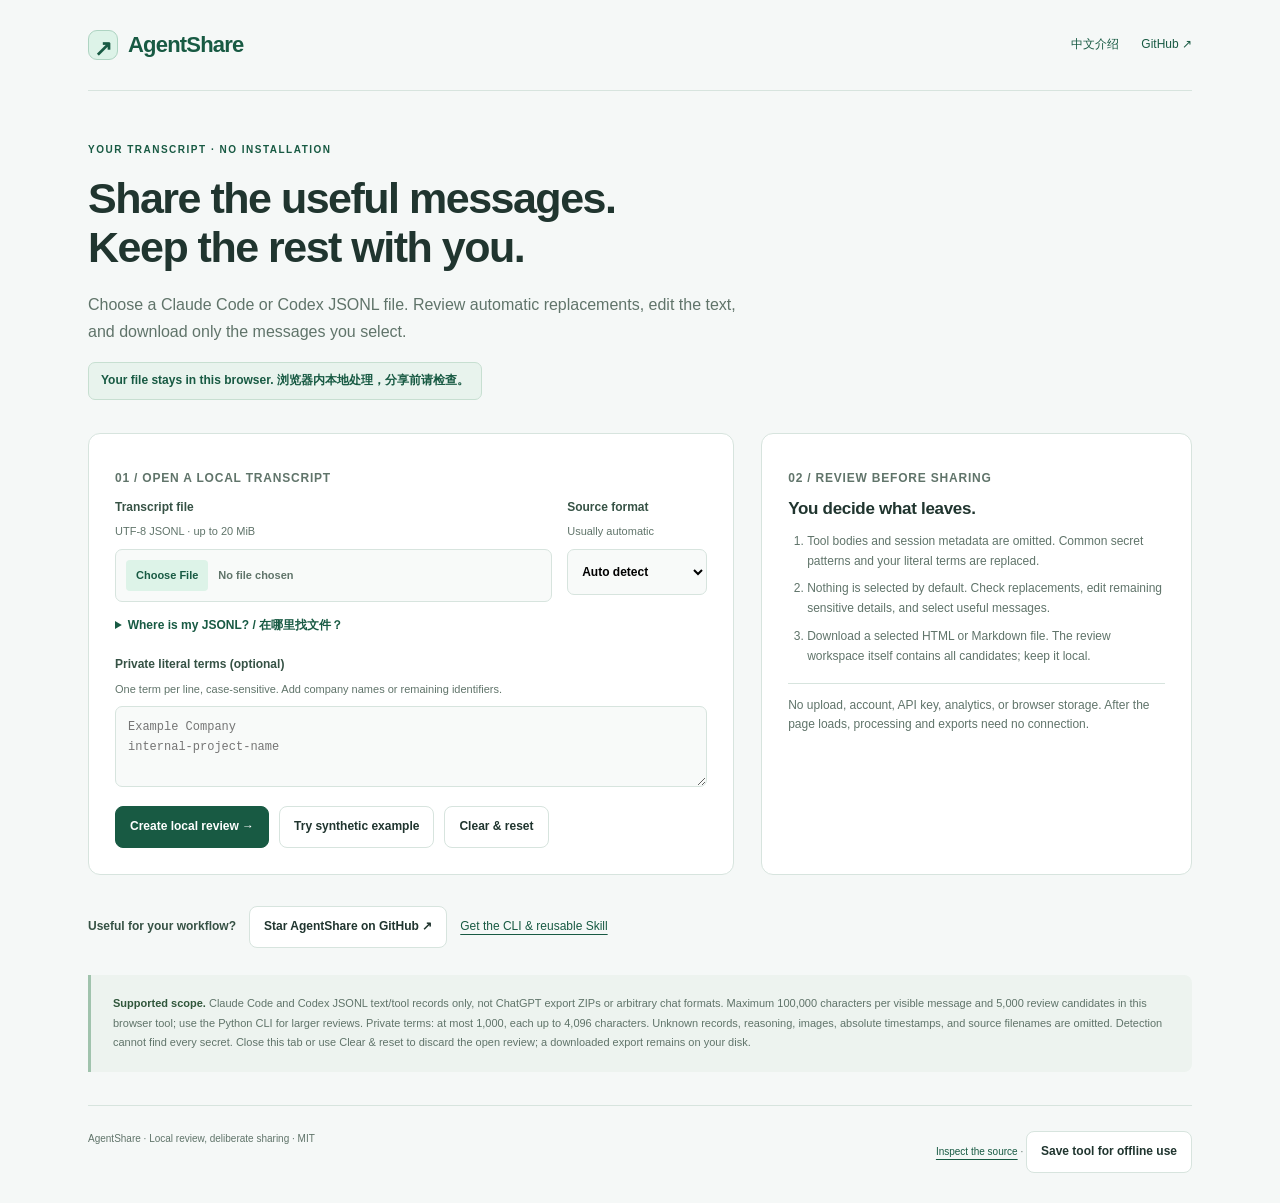
<file: site/try.html>
<!doctype html>
<html lang="en">
<head>
<meta charset="utf-8">
<meta name="viewport" content="width=device-width, initial-scale=1">
<meta http-equiv="Content-Security-Policy" content="default-src 'none'; script-src 'unsafe-inline'; style-src 'unsafe-inline'; frame-src 'self' about:; worker-src blob:; connect-src 'none'; base-uri 'none'; form-action 'none'">
<title>Review your Claude Code or Codex transcript — AgentShare browser tool</title>
<meta name="description" content="Open a Claude Code or Codex JSONL transcript in your browser. Redact common secrets, review and edit messages, then download selected HTML or Markdown. No upload or installation.">
<link rel="canonical" href="https://fuxing0910-hue.github.io/agentshare/try.html">
<meta property="og:type" content="website">
<meta property="og:site_name" content="AgentShare">
<meta property="og:title" content="Review your coding transcript — no installation">
<meta property="og:description" content="Open a Claude Code or Codex JSONL file locally in your browser. Edit and select useful messages, then download HTML or Markdown. No upload.">
<meta property="og:url" content="https://fuxing0910-hue.github.io/agentshare/try.html">
<meta property="og:image" content="https://fuxing0910-hue.github.io/agentshare/social-preview.png">
<meta property="og:image:width" content="1200">
<meta property="og:image:height" content="630">
<meta property="og:image:alt" content="AgentShare: review locally, select useful messages, share deliberately">
<meta name="twitter:card" content="summary_large_image">
<meta name="twitter:title" content="Review your coding transcript — no installation">
<meta name="twitter:description" content="Try AgentShare with your own Claude Code or Codex JSONL file. Local processing, editable review, selected HTML or Markdown exports.">
<meta name="twitter:image" content="https://fuxing0910-hue.github.io/agentshare/social-preview.png">
<meta name="theme-color" content="#f5f8f7">
<style>
:root{color-scheme:light;--ink:#20352f;--muted:#60746a;--green:#185a43;--mint:#ddf3e8;--line:#d7e4de;--canvas:#f5f8f7}*{box-sizing:border-box}body{margin:0;background:var(--canvas);color:var(--ink);font:15px/1.65 -apple-system,BlinkMacSystemFont,"Segoe UI","PingFang SC","Microsoft YaHei",sans-serif}a{color:var(--green);text-underline-offset:4px}button,input,select,textarea{font:inherit}button,a{touch-action:manipulation}button{cursor:pointer}a:focus-visible,button:focus-visible,input:focus-visible,select:focus-visible,textarea:focus-visible{outline:3px solid #72b79b;outline-offset:4px}.shell{max-width:1176px;padding:0 36px;margin:auto}header{display:flex;align-items:center;justify-content:space-between;height:91px;border-bottom:1px solid var(--line);gap:25px}.brand{display:flex;align-items:center;gap:10px;font-size:22px;font-weight:750;letter-spacing:-.8px;text-decoration:none}.mark{height:30px;width:30px;background:var(--mint);border:1px solid #aed4c2;border-radius:9px;display:grid;place-items:center}nav{display:flex;gap:22px;font-size:12px}nav a{text-decoration:none}.hero{padding:51px 0 33px;max-width:780px}.eyebrow{text-transform:uppercase;color:var(--green);letter-spacing:1.5px;font-size:10px;font-weight:750;margin:0 0 15px}h1{font-size:43px;line-height:1.16;letter-spacing:-1.5px;margin:0 0 19px}.intro{font-size:16px;color:var(--muted);max-width:650px;margin:0}.privacy{display:inline-block;color:var(--green);background:#e8f3ed;border:1px solid #c7dfd1;border-radius:7px;padding:8px 12px;margin:17px 0 0;font-size:12px;font-weight:650}.setup{display:grid;grid-template-columns:minmax(0,1.5fr) minmax(240px,1fr);gap:27px;margin-bottom:31px}.panel{border:1px solid var(--line);border-radius:12px;background:#fff;padding:26px}.step{font-size:11px;font-weight:750;letter-spacing:.8px;color:var(--green);text-transform:uppercase;margin:0 0 17px}.fields{display:grid;grid-template-columns:minmax(0,1fr) 140px;gap:15px}label{display:block;font-size:12px;font-weight:700;color:#365245}.hint{display:block;font-size:11px;font-weight:400;color:var(--muted);margin:5px 0 8px}input[type=file]{font-size:11px;width:100%;border:1px solid var(--line);background:#f8faf9;padding:10px;border-radius:7px;color:var(--muted)}input[type=file]::file-selector-button{font:600 11px/1.6 -apple-system,BlinkMacSystemFont,"Segoe UI",sans-serif;background:var(--mint);color:var(--green);border:0;padding:7px 10px;border-radius:4px;margin-right:10px;cursor:pointer}select{border:1px solid var(--line);padding:10px;background:#f8faf9;border-radius:7px;font-size:12px;width:100%;min-height:46px}textarea{display:block;width:100%;min-height:81px;padding:10px 12px;border:1px solid var(--line);border-radius:7px;font:12px/1.7 ui-monospace,Consolas,monospace;resize:vertical;background:#f8faf9}.terms{margin-top:19px}.actions{display:flex;align-items:center;gap:10px;flex-wrap:wrap;margin-top:19px}button,.button{display:inline-flex;align-items:center;justify-content:center;border:1px solid var(--line);border-radius:8px;background:#fff;padding:10px 14px;color:var(--ink);font-size:12px;font-weight:650;text-decoration:none;min-height:42px}button:hover:enabled,.button:hover{background:#eaf2ed;border-color:#b1cebd}.primary{background:var(--green);border-color:var(--green);color:#fff}.primary:hover:enabled{background:#104731}button:disabled{opacity:.5;cursor:default}.panel h2{font-size:17px;line-height:1.3;letter-spacing:-.3px;margin:0 0 12px}.panel p,.panel li{font-size:12px;color:var(--muted)}.panel p{margin:9px 0}.panel ol{margin:0;padding-left:19px}.panel li+li{margin-top:8px}.local-note{border-top:1px solid var(--line);padding-top:12px;margin-top:16px!important}.status{font-size:12px;padding:12px 15px;background:#e8f3ed;color:#245d42;border:1px solid #c7dfd1;border-radius:8px;margin:0 0 16px;overflow-wrap:anywhere}.status.error{background:#fff1ef;color:#9e3c31;border-color:#ebc9c5}.status:empty{display:none}.review{margin-bottom:33px;border:1px solid #c7dbd0;border-radius:12px;background:#fff;overflow:hidden}.review-head{padding:13px 17px;border-bottom:1px solid var(--line);font-size:11px;display:flex;gap:20px;justify-content:space-between;align-items:center;color:var(--muted)}.review-head strong{color:var(--green)}iframe{display:block;width:100%;height:1000px;border:0;background:#f4f7f7}.hidden{display:none!important}.limits{padding:19px 22px;background:#edf3ef;border-left:3px solid #a0c3ad;border-radius:0 8px 8px 0;color:var(--muted);font-size:11px;line-height:1.8;margin-bottom:33px}.limits strong{color:#30563b}footer{border-top:1px solid var(--line);padding:25px 0 30px;font-size:10px;color:var(--muted);display:flex;justify-content:space-between;gap:25px}.next-step{display:flex;gap:13px;flex-wrap:wrap;align-items:center;font-size:12px;margin:0 0 27px}.next-step strong{color:#365245}.skip{position:absolute;left:20px;top:-80px;background:#fff;padding:10px 15px;z-index:20}.skip:focus{top:12px}@media(max-width:760px){.shell{padding:0 19px}header{height:75px}nav{gap:13px;font-size:11px}.hero{padding-top:35px}h1{font-size:35px}.intro{font-size:14px}.setup{grid-template-columns:1fr;gap:15px}.panel{padding:20px}.fields{grid-template-columns:1fr 125px;gap:11px}iframe{height:1300px}.review-head{align-items:flex-start;flex-direction:column;gap:3px}footer{display:block}footer span{display:block;margin-bottom:5px}}@media(max-width:400px){.fields{grid-template-columns:1fr}.brand{font-size:20px}nav a:first-child{display:none}h1{font-size:31px}.actions{gap:7px}button,.button{padding:10px 12px;font-size:11px}}
.file-help{margin-top:14px;font-size:12px;color:var(--muted)}.file-help summary{color:var(--green);cursor:pointer;font-weight:650}.file-help p{margin:9px 0}.file-help code{font:11px/1.7 ui-monospace,Consolas,monospace;overflow-wrap:anywhere}
</style>
</head>
<body>
<a class="skip" href="#main">Skip to content</a>
<div class="shell">
<header><a class="brand" href="./"><span class="mark" aria-hidden="true">↗</span>AgentShare</a><nav aria-label="Main navigation"><a href="zh.html">中文介绍</a><a href="https://github.com/fuxing0910-hue/agentshare">GitHub ↗</a></nav></header>
<main id="main">
<section class="hero"><p class="eyebrow">Your transcript · no installation</p><h1>Share the useful messages.<br>Keep the rest with you.</h1><p class="intro">Choose a Claude Code or Codex JSONL file. Review automatic replacements, edit the text, and download only the messages you select.</p><p class="privacy">Your file stays in this browser. 浏览器内本地处理，分享前请检查。</p></section>
<div class="setup">
<form id="build-form" class="panel"><p class="step">01 / Open a local transcript</p><div class="fields"><label>Transcript file <span class="hint">UTF-8 JSONL · up to 20 MiB</span><input id="transcript" type="file" accept=".jsonl,.json,application/json" required></label><label>Source format <span class="hint">Usually automatic</span><select id="format"><option value="auto">Auto detect</option><option value="claude">Claude Code</option><option value="codex">Codex</option></select></label></div><details class="file-help"><summary>Where is my JSONL? / 在哪里找文件？</summary><p>Default CLI locations: <a href="https://code.claude.com/docs/en/sessions#where-transcripts-are-stored">Claude Code</a>: <code>~/.claude/projects/&lt;project&gt;/&lt;session-id&gt;.jsonl</code>; <a href="https://github.com/openai/codex/blob/main/codex-rs/rollout/src/recorder.rs">Codex</a>: <code>rollout-*.jsonl</code> under <code>~/.codex/sessions/</code>. <code>~</code> is your home folder.</p><p>Custom configuration or other clients may use a different location. Choose the session file yourself; this page does not search your folders.</p><p lang="zh-CN">以上为 CLI 默认路径，<code>~</code> 表示用户目录。自定义配置或其他客户端可能不同；请自行选择要审阅的会话文件，本页不会自动查找目录。</p></details><label class="terms">Private literal terms (optional)<span class="hint">One term per line, case-sensitive. Add company names or remaining identifiers.</span><textarea id="terms" placeholder="Example Company&#10;internal-project-name" spellcheck="false" autocomplete="off"></textarea></label><div class="actions"><button id="build" class="primary" type="submit">Create local review →</button><button id="demo" type="button">Try synthetic example</button><button id="clear-review" type="button">Clear &amp; reset</button></div></form>
<aside class="panel"><p class="step">02 / Review before sharing</p><h2>You decide what leaves.</h2><ol><li>Tool bodies and session metadata are omitted. Common secret patterns and your literal terms are replaced.</li><li>Nothing is selected by default. Check replacements, edit remaining sensitive details, and select useful messages.</li><li>Download a selected HTML or Markdown file. The review workspace itself contains all candidates; keep it local.</li></ol><p class="local-note">No upload, account, API key, analytics, or browser storage. After the page loads, processing and exports need no connection.</p></aside>
</div>
<div id="status" class="status" role="status" aria-live="polite"></div>
<div id="download-ready" class="status hidden" role="status"><span id="download-summary"></span> <a id="download-link" class="button">Save selected export</a></div>
<section id="review" class="review hidden" aria-label="Local review workspace"><div class="review-head"><strong>Review candidates / 审阅候选消息</strong><span>Inspect every selected message · automatic redaction is incomplete</span></div><iframe id="workspace" title="AgentShare local transcript review" sandbox="allow-scripts allow-downloads" referrerpolicy="no-referrer"></iframe></section>
<div class="next-step"><strong>Useful for your workflow?</strong><a class="button" href="https://github.com/fuxing0910-hue/agentshare">Star AgentShare on GitHub ↗</a><a href="https://github.com/fuxing0910-hue/agentshare#run-it-locally">Get the CLI &amp; reusable Skill</a></div>
<div class="limits"><strong>Supported scope.</strong> Claude Code and Codex JSONL text/tool records only, not ChatGPT export ZIPs or arbitrary chat formats. Maximum 100,000 characters per visible message and 5,000 review candidates in this browser tool; use the Python CLI for larger reviews. Private terms: at most 1,000, each up to 4,096 characters. Unknown records, reasoning, images, absolute timestamps, and source filenames are omitted. Detection cannot find every secret. Close this tab or use Clear &amp; reset to discard the open review; a downloaded export remains on your disk.</div>
</main>
<footer><span>AgentShare · Local review, deliberate sharing · MIT</span><span><a href="https://github.com/fuxing0910-hue/agentshare">Inspect the source</a> · <button id="save-tool" type="button">Save tool for offline use</button></span></footer>
</div>
<script id="trial-assets" type="application/json">{"template":"\u003c!doctype html\u003e\n\u003chtml lang=\"en\"\u003e\n\u003chead\u003e\n\u003cmeta charset=\"utf-8\"\u003e\n\u003cmeta name=\"viewport\" content=\"width=device-width, initial-scale=1\"\u003e\n\u003cmeta http-equiv=\"Content-Security-Policy\" content=\"default-src 'none'; script-src 'unsafe-inline'; style-src 'unsafe-inline'; img-src data:; connect-src 'none'; base-uri 'none'; form-action 'none'\"\u003e\n\u003ctitle\u003eAgentShare · local review\u003c/title\u003e\n\u003cstyle\u003e\n:root{color-scheme:light;--ink:#1c2c36;--muted:#61727a;--line:#dce5e5;--paper:#fff;--canvas:#f4f7f7;--mint:#d8f2e8;--green:#14674f;--red:#a43c3c;--radius:14px}\n*{box-sizing:border-box}body{margin:0;background:var(--canvas);color:var(--ink);font:15px/1.6 -apple-system,BlinkMacSystemFont,\"Segoe UI\",sans-serif}button,input,textarea{font:inherit}button{cursor:pointer}button:disabled{cursor:default;opacity:.46}button:focus-visible,input:focus-visible,textarea:focus-visible{outline:3px solid #7ac7b0;outline-offset:3px}button{border:1px solid var(--line);border-radius:9px;background:white;padding:9px 14px;color:var(--ink);font-size:13px;font-weight:650}button:hover:enabled{background:#edf5f2;border-color:#b1cfc4}button.primary{background:var(--green);border-color:var(--green);color:#fff}button.primary:hover:enabled{background:#0d513d}.page{max-width:1280px;margin:auto;padding:0 40px 40px}.topbar{height:89px;display:flex;align-items:center;justify-content:space-between;border-bottom:1px solid var(--line)}.brand{font-weight:760;letter-spacing:-.8px;font-size:23px;display:flex;gap:11px;align-items:center}.brand-icon{width:32px;height:32px;border:1px solid #a8d1c2;border-radius:10px;display:grid;place-items:center;background:var(--mint);color:var(--green);font:22px/1 Georgia,serif}.pill{border:1px solid var(--line);background:white;border-radius:30px;font-size:11px;font-weight:650;color:var(--muted);padding:6px 12px;letter-spacing:.4px}.pill:before{content:\"\";display:inline-block;width:6px;height:6px;border-radius:50%;background:#3f9575;margin-right:7px}.hero{padding:38px 0 31px;display:flex;align-items:flex-end;justify-content:space-between;gap:24px}.eyebrow{font-size:11px;letter-spacing:1.8px;text-transform:uppercase;font-weight:760;color:var(--green);margin:0 0 8px}h1{font-size:35px;line-height:1.18;letter-spacing:-1.35px;margin:0 0 12px;font-weight:720}.hero p{margin:0;color:var(--muted);max-width:700px;font-size:14px}.source{white-space:nowrap;color:var(--muted);font-size:12px}.workspace{display:grid;grid-template-columns:260px minmax(0,1fr);gap:24px;align-items:start}.sidebar{position:sticky;top:24px}.panel{border:1px solid var(--line);border-radius:var(--radius);background:var(--paper);padding:23px}.panel h2{font-size:14px;margin:0 0 5px;letter-spacing:-.2px}.panel-sub{font-size:12px;color:var(--muted);margin:0 0 21px}.metric{display:flex;justify-content:space-between;align-items:center;gap:10px;padding:10px 0;border-bottom:1px solid #eef2f2;font-size:12px}.metric:last-child{border-bottom:0}.metric strong{font-size:14px;font-variant-numeric:tabular-nums}.category{text-transform:capitalize;overflow-wrap:anywhere}.privacy-foot{font-size:11px;color:var(--muted);border-top:1px solid var(--line);margin:15px 0 0;padding-top:16px}.note{font-size:12px;color:#5c7067;padding:18px 5px}.note strong{display:block;margin-bottom:4px;color:var(--ink)}.review-notice{border-left:3px solid #9cbeb1;padding:12px 16px;background:#eaf3ef;border-radius:0 10px 10px 0;margin-bottom:19px;color:#3c5a4e;font-size:12px}.warning-list{padding:0;margin:8px 0 0 16px}.toolbar{display:flex;justify-content:space-between;gap:12px;align-items:center;margin-bottom:14px}.filters{display:flex;gap:4px;flex-wrap:wrap}.filter{border-color:transparent;background:transparent;padding:7px 12px;font-size:12px;color:var(--muted)}.filter[aria-pressed=\"true\"]{background:#e0eee9;color:var(--green);border-color:#c0d9ce}.search{border:1px solid var(--line);background:white;border-radius:9px;padding:8px 11px;font-size:12px;min-width:170px;width:210px;color:var(--ink)}.selection-bar{display:flex;justify-content:space-between;align-items:center;margin:0 0 17px;font-size:11px;color:var(--muted);gap:12px}.text-button{padding:2px 0;background:transparent;border:0;color:var(--green);font-size:11px;min-height:28px}.selection-actions{display:flex;gap:18px}.timeline{display:grid;gap:14px}.event{border:1px solid var(--line);border-radius:var(--radius);background:white;overflow:hidden;transition:border-color .12s,box-shadow .12s}.event.selected{border-color:#86b9a5;box-shadow:0 0 0 1px #86b9a5}.event-head{display:flex;align-items:center;gap:12px;padding:15px 20px;border-bottom:1px solid #eef2f2;background:#fdfefe}.event-check{width:16px;height:16px;accent-color:var(--green);margin:0;flex:none;cursor:pointer}.kind{font-size:10px;letter-spacing:.8px;text-transform:uppercase;font-weight:760;border-radius:5px;padding:3px 7px;background:#edf1f4;color:#546573}.kind.assistant{background:#e4f2eb;color:var(--green)}.kind.tool{background:#f0eaf7;color:#735d91}.label{font-size:12px;line-height:1.4;font-weight:650;overflow-wrap:anywhere;flex:1}.status{color:var(--red);background:#faeded;border-radius:5px;padding:2px 6px;font-size:10px;font-weight:700}.time{font-size:10px;color:var(--muted);white-space:nowrap}.edit-toggle{font-size:11px;padding:4px 9px;min-height:28px;font-weight:600}.event-body{padding:18px 20px 20px}.event-text{font:12px/1.8 ui-monospace,SFMono-Regular,Consolas,\"Liberation Mono\",monospace;white-space:pre-wrap;overflow-wrap:anywhere;margin:0;max-height:480px;overflow:auto;color:#36494e}.editor{display:block;resize:vertical;width:100%;min-height:150px;border:1px solid #bbd4c9;background:#fafffc;border-radius:7px;padding:12px;color:#314b40;font:12px/1.8 ui-monospace,SFMono-Regular,Consolas,monospace}.edit-help{font-size:10px;color:var(--muted);margin:8px 0 0}.edited{font-size:10px;color:var(--green)}.empty{padding:58px 20px;text-align:center;border:1px dashed #c8d9d2;border-radius:var(--radius);color:var(--muted);font-size:13px}.empty strong{display:block;font-size:16px;color:var(--ink);margin-bottom:7px}.export-bar{position:sticky;bottom:18px;display:flex;justify-content:space-between;align-items:center;gap:18px;background:#1f3431;color:white;border-radius:12px;padding:17px 20px;margin-top:23px;box-shadow:0 7px 24px #1c35311f}.export-count{font-size:12px;font-weight:650}.export-detail{font-size:10px;color:#b4cec4;margin-top:2px}.export-actions{display:flex;gap:8px}.export-bar button{font-size:11px;background:transparent;border-color:#56766b;color:#e0eee8;padding:9px 12px}.export-bar button.primary{background:#d6f2e5;border-color:#d6f2e5;color:#173e2d}.export-bar button:hover:enabled{background:#37554b}.export-bar button.primary:hover:enabled{background:#bfe6d3}.footer{font-size:10px;color:var(--muted);display:flex;justify-content:space-between;gap:20px;padding-top:28px}.hidden{display:none!important}.sr-only{position:absolute;width:1px;height:1px;padding:0;margin:-1px;overflow:hidden;clip:rect(0,0,0,0);white-space:nowrap;border:0}\n.warning-details{margin-top:8px}.warning-details summary{cursor:pointer;font-size:11px;font-weight:650;color:var(--green);width:fit-content}.warning-details summary:focus-visible{outline:3px solid #7ac7b0;outline-offset:3px;border-radius:3px}.warning-details .warning-list{font-size:11px;margin-top:10px}.warning-details .warning-list li+li{margin-top:5px}\n@media(max-width:900px){.page{padding:0 22px 28px}.workspace{grid-template-columns:220px minmax(0,1fr);gap:18px}.hero{display:block}.source{margin-top:16px}.toolbar{align-items:stretch;flex-direction:column}.search{width:100%}.event-head{padding:13px}.event-body{padding:15px}.export-bar{flex-direction:column;align-items:flex-start}.export-actions{width:100%}.export-actions button{flex:1}.time{display:none}}\n@media(max-width:650px){.page{padding:0 16px 25px}.topbar{height:70px}.brand{font-size:21px}.pill{font-size:9px;padding:5px 9px}.hero{padding:28px 0 24px}h1{font-size:30px}.workspace{grid-template-columns:1fr}.sidebar{position:static}.panel{padding:18px}.metrics{display:grid;grid-template-columns:1fr 1fr;gap:0 24px}.note{display:none}.event-head{gap:8px}.kind{font-size:9px}.label{font-size:11px}.selection-actions{gap:13px}.export-bar{bottom:10px;margin-top:17px}.footer{display:block}.filter{padding:7px 10px}}\n\u003c/style\u003e\n\u003c/head\u003e\n\u003cbody\u003e\n\u003cdiv class=\"page\"\u003e\n  \u003cheader class=\"topbar\"\u003e\u003cdiv class=\"brand\"\u003e\u003cspan class=\"brand-icon\" aria-hidden=\"true\"\u003e↗\u003c/span\u003eAgentShare\u003c/div\u003e\u003cspan class=\"pill\"\u003eLOCAL · OFFLINE · NO UPLOAD\u003c/span\u003e\u003c/header\u003e\n  \u003csection class=\"hero\"\u003e\u003cdiv\u003e\u003cdiv class=\"eyebrow\"\u003eTranscript review workspace\u003c/div\u003e\u003ch1\u003eReview locally.\u003cbr\u003eShare deliberately.\u003c/h1\u003e\u003cp\u003eChoose the messages that matter, edit remaining identifiers, and export just your selection.\u003c/p\u003e\u003c/div\u003e\u003cdiv class=\"source\" id=\"source-summary\"\u003e\u003c/div\u003e\u003c/section\u003e\n  \u003cdiv class=\"workspace\"\u003e\n    \u003caside class=\"sidebar\"\u003e\n      \u003csection class=\"panel\"\u003e\u003ch2\u003ePrivacy transforms\u003c/h2\u003e\u003cp class=\"panel-sub\"\u003eApplied before this page was built.\u003c/p\u003e\u003cdiv class=\"metrics\" id=\"metrics\"\u003e\u003c/div\u003e\u003cp class=\"privacy-foot\"\u003eCounts describe automatic transformations. They do not certify that every sensitive detail was found.\u003c/p\u003e\u003c/section\u003e\n      \u003cdiv class=\"note\"\u003e\u003cstrong\u003eYou control the handoff.\u003c/strong\u003eNothing is selected by default. Edits stay in this open page; save a selected export before closing.\u003c/div\u003e\n    \u003c/aside\u003e\n    \u003cmain\u003e\n      \u003cdiv class=\"review-notice\"\u003e\u003cstrong\u003eThis file contains all review candidates.\u003c/strong\u003e Keep it local; detection is incomplete. Inspect your selection before sharing.\u003cdetails id=\"warning-details\" class=\"warning-details hidden\"\u003e\u003csummary\u003eWhat was removed and what may remain\u003c/summary\u003e\u003cul id=\"warnings\" class=\"warning-list hidden\"\u003e\u003c/ul\u003e\u003c/details\u003e\u003c/div\u003e\n      \u003cdiv class=\"toolbar\"\u003e\u003cdiv class=\"filters\" role=\"group\" aria-label=\"Filter messages\"\u003e\u003cbutton class=\"filter\" data-filter=\"all\" aria-pressed=\"true\"\u003eAll messages\u003c/button\u003e\u003cbutton class=\"filter\" data-filter=\"user\" aria-pressed=\"false\"\u003eUser\u003c/button\u003e\u003cbutton class=\"filter\" data-filter=\"assistant\" aria-pressed=\"false\"\u003eAssistant\u003c/button\u003e\u003cbutton class=\"filter\" data-filter=\"tool\" aria-pressed=\"false\"\u003eTools\u003c/button\u003e\u003cbutton class=\"filter\" data-filter=\"errors\" aria-pressed=\"false\"\u003eErrors\u003c/button\u003e\u003c/div\u003e\u003clabel\u003e\u003cspan class=\"sr-only\"\u003eSearch messages\u003c/span\u003e\u003cinput id=\"search\" class=\"search\" type=\"search\" placeholder=\"Search reviewed text…\" autocomplete=\"off\"\u003e\u003c/label\u003e\u003c/div\u003e\n      \u003cdiv class=\"selection-bar\"\u003e\u003cspan id=\"visible-count\" aria-live=\"polite\"\u003e\u003c/span\u003e\u003cdiv class=\"selection-actions\"\u003e\u003cbutton class=\"text-button\" id=\"select-visible\"\u003eSelect visible\u003c/button\u003e\u003cbutton class=\"text-button\" id=\"deselect-all\"\u003eDeselect all\u003c/button\u003e\u003c/div\u003e\u003c/div\u003e\n      \u003cdiv class=\"timeline\" id=\"timeline\"\u003e\u003c/div\u003e\n      \u003cdiv class=\"empty hidden\" id=\"empty\"\u003e\u003cstrong\u003eNo messages in this view.\u003c/strong\u003eTry another filter or a shorter search.\u003c/div\u003e\n      \u003cdiv class=\"export-bar\"\u003e\u003cdiv\u003e\u003cdiv class=\"export-count\" id=\"selection-count\" aria-live=\"polite\"\u003e0 messages selected\u003c/div\u003e\u003cdiv class=\"export-detail\"\u003eExports include selected messages and your current edits only.\u003c/div\u003e\u003c/div\u003e\u003cdiv class=\"export-actions\"\u003e\u003cbutton id=\"export-md\" disabled\u003eDownload Markdown\u003c/button\u003e\u003cbutton class=\"primary\" id=\"export-html\" disabled\u003eDownload HTML\u003c/button\u003e\u003c/div\u003e\u003c/div\u003e\n      \u003cspan class=\"sr-only\" id=\"download-status\" role=\"status\"\u003e\u003c/span\u003e\n    \u003c/main\u003e\n  \u003c/div\u003e\n  \u003cfooter class=\"footer\"\u003e\u003cspan\u003eAgentShare · Review candidates locally, export a deliberate selection.\u003c/span\u003e\u003cspan\u003ePlain text rendering. No network requests. No persistent storage.\u003c/span\u003e\u003c/footer\u003e\n\u003c/div\u003e\n\u003cscript id=\"review-data\" type=\"application/json\"\u003e__AGENTSHARE_BUNDLE_JSON__\u003c/script\u003e\n\u003cscript\u003e\n'use strict';\n/* BEGIN EXPORT HELPERS */\nfunction escapeHtml(value) {\n  return String(value ?? '').replace(/[\u0026\u003c\u003e\"']/g, character =\u003e ({'\u0026':'\u0026amp;','\u003c':'\u0026lt;','\u003e':'\u0026gt;','\"':'\u0026quot;',\"'\":'\u0026#39;'}[character]));\n}\nfunction selectEditedEvents(events, edits, selectedIds) {\n  return events.filter(event =\u003e selectedIds.has(event.id)).map(event =\u003e ({\n    kind: event.kind, label: event.label, text: edits.has(event.id) ? edits.get(event.id) : event.text,\n    status: event.status, time: event.time\n  }));\n}\nfunction buildSelectedHtml(events) {\n  const cards = events.map((event, index) =\u003e `\u003carticle\u003e\u003cdiv class=\"meta\"\u003e\u003cspan class=\"kind\"\u003e${escapeHtml(event.kind)}\u003c/span\u003e\u003cspan\u003e${escapeHtml(event.label || `Message ${index + 1}`)}\u003c/span\u003e${event.status === 'error' ? '\u003cb class=\"error\"\u003eERROR\u003c/b\u003e' : ''}\u003csmall\u003e${escapeHtml(event.time)}\u003c/small\u003e\u003c/div\u003e\u003cpre\u003e${escapeHtml(event.text)}\u003c/pre\u003e\u003c/article\u003e`).join('\\n');\n  return `\u003c!doctype html\u003e\n\u003chtml lang=\"en\"\u003e\u003chead\u003e\u003cmeta charset=\"utf-8\"\u003e\u003cmeta name=\"viewport\" content=\"width=device-width,initial-scale=1\"\u003e\u003cmeta http-equiv=\"Content-Security-Policy\" content=\"default-src 'none'; style-src 'unsafe-inline'; base-uri 'none'; form-action 'none'\"\u003e\u003ctitle\u003eAgentShare · selected transcript\u003c/title\u003e\u003cstyle\u003e\n*{box-sizing:border-box}body{margin:0;background:#f4f7f7;color:#1c2c36;font:14px/1.65 -apple-system,BlinkMacSystemFont,\"Segoe UI\",sans-serif}.page{max-width:900px;margin:0 auto;padding:36px 22px}header{border-bottom:1px solid #dce5e5;padding-bottom:24px;margin-bottom:24px}.brand{color:#14674f;font-size:12px;font-weight:750;letter-spacing:1px}h1{font-size:30px;line-height:1.3;letter-spacing:-1px;margin:8px 0 10px}.notice{font-size:12px;color:#61727a;max-width:670px}article{margin:16px 0;border:1px solid #dce5e5;border-radius:12px;overflow:hidden;background:white}.meta{display:flex;gap:12px;align-items:center;padding:14px 18px;border-bottom:1px solid #edf1f1;font-size:12px;overflow-wrap:anywhere}.kind{font-size:10px;font-weight:700;text-transform:uppercase;color:#14674f;background:#e4f2eb;border-radius:5px;padding:3px 7px}.meta small{margin-left:auto;color:#61727a}.error{color:#a43c3c;font-size:10px}pre{margin:0;padding:18px;white-space:pre-wrap;overflow-wrap:anywhere;font:12px/1.8 ui-monospace,SFMono-Regular,Consolas,monospace}footer{color:#61727a;font-size:11px;margin-top:25px}@media print{body{background:white}.page{padding:0}article{break-inside:avoid}}@media(max-width:500px){.meta{flex-wrap:wrap}.meta small{margin-left:0}}\n\u003c/style\u003e\u003c/head\u003e\u003cbody\u003e\u003cdiv class=\"page\"\u003e\u003cheader\u003e\u003cdiv class=\"brand\"\u003eAGENTSHARE / SELECTED TRANSCRIPT\u003c/div\u003e\u003ch1\u003eA deliberate selection.\u003c/h1\u003e\u003cdiv class=\"notice\"\u003e${events.length} message${events.length === 1 ? '' : 's'} selected and edited locally. Automatic detection is incomplete; the person sharing this transcript must inspect it for remaining sensitive details.\u003c/div\u003e\u003c/header\u003e${cards || '\u003cp\u003eNo messages selected.\u003c/p\u003e'}\u003cfooter\u003eOnly selected messages are included. Plain text · no scripts · no external assets.\u003c/footer\u003e\u003c/div\u003e\u003c/body\u003e\u003c/html\u003e`;\n}\nfunction buildSelectedMarkdown(events) {\n  const parts = ['# AgentShare · selected transcript', '', `${events.length} message${events.length === 1 ? '' : 's'} selected and edited locally. Automatic detection is incomplete; inspect remaining sensitive details before sharing.`, ''];\n  events.forEach((event, index) =\u003e {\n    const label = String(event.label || `Message ${index + 1}`).replace(/[\\r\\n]/g, ' ');\n    const labelRuns = label.match(/`+/g) || [];\n    const labelFence = '`'.repeat(labelRuns.reduce((longest, run) =\u003e Math.max(longest, run.length + 1), 1));\n    const runs = String(event.text).match(/`+/g) || [];\n    const fence = '`'.repeat(runs.reduce((longest, run) =\u003e Math.max(longest, run.length + 1), 3));\n    const kind = ['user', 'assistant', 'tool'].includes(event.kind) ? event.kind : 'message';\n    parts.push(`## ${index + 1}. ${kind}${event.status === 'error' ? ' · ERROR' : ''}`, '', `Label: ${labelFence} ${label} ${labelFence}`, '', `${fence}text`, String(event.text), fence, '');\n  });\n  return parts.join('\\n');\n}\n/* END EXPORT HELPERS */\nconst bundle = JSON.parse(document.getElementById('review-data').textContent);\nconst events = bundle.events;\nconst edits = new Map();\nconst selected = new Set();\nconst cards = new Map();\nlet activeFilter = 'all';\nlet query = '';\nconst timeline = document.getElementById('timeline');\nfunction node(tag, className, text) {\n  const element = document.createElement(tag);\n  if (className) element.className = className;\n  if (text !== undefined) element.textContent = text;\n  return element;\n}\nfunction currentText(event) { return edits.has(event.id) ? edits.get(event.id) : event.text; }\nfunction isVisible(event) {\n  const kindMatch = activeFilter === 'all' || (activeFilter === 'errors' ? event.status === 'error' : event.kind === activeFilter);\n  return kindMatch \u0026\u0026 `${event.kind} ${event.label} ${currentText(event)}`.toLocaleLowerCase().includes(query);\n}\nfunction updateSelection() {\n  const hiddenCount = events.filter(event =\u003e selected.has(event.id) \u0026\u0026 !isVisible(event)).length;\n  document.getElementById('selection-count').textContent = `${selected.size} message${selected.size === 1 ? '' : 's'} selected${hiddenCount ? ` · ${hiddenCount} outside this view` : ''}`;\n  document.getElementById('export-md').disabled = selected.size === 0;\n  document.getElementById('export-html').disabled = selected.size === 0;\n  document.getElementById('deselect-all').disabled = selected.size === 0;\n  events.forEach(event =\u003e {\n    const card = cards.get(event.id);\n    card.element.classList.toggle('selected', selected.has(event.id));\n    card.checkbox.checked = selected.has(event.id);\n  });\n}\nfunction updateView() {\n  let visible = 0;\n  events.forEach(event =\u003e {\n    const shown = isVisible(event);\n    cards.get(event.id).element.classList.toggle('hidden', !shown);\n    if (shown) visible += 1;\n  });\n  document.getElementById('visible-count').textContent = `${visible} of ${events.length} messages shown`;\n  document.getElementById('empty').classList.toggle('hidden', visible !== 0);\n  if (!events.length) {\n    document.getElementById('empty').replaceChildren(node('strong', '', 'No reviewable messages.'), document.createTextNode('The parser found no supported messages. Check the CLI summary and source format.'));\n  }\n  document.getElementById('select-visible').disabled = visible === 0;\n  updateSelection();\n}\nevents.forEach((event, index) =\u003e {\n  const article = node('article', 'event');\n  const header = node('div', 'event-head');\n  const checkbox = node('input', 'event-check');\n  checkbox.type = 'checkbox';\n  checkbox.setAttribute('aria-label', `Select ${event.kind} message ${index + 1}`);\n  checkbox.addEventListener('change', () =\u003e { checkbox.checked ? selected.add(event.id) : selected.delete(event.id); updateSelection(); });\n  const role = node('span', `kind ${event.kind}`, event.kind);\n  const label = node('span', 'label', event.label || `Message ${index + 1}`);\n  header.append(checkbox, role, label);\n  if (event.status === 'error') header.append(node('span', 'status', 'ERROR'));\n  const edited = node('span', 'edited hidden', 'Edited');\n  header.append(edited);\n  if (event.time) header.append(node('span', 'time', event.time));\n  const toggle = node('button', 'edit-toggle', 'Edit');\n  toggle.setAttribute('aria-label', `Edit message ${index + 1}`);\n  toggle.setAttribute('aria-expanded', 'false');\n  const body = node('div', 'event-body');\n  const text = node('pre', 'event-text', event.text || '(Empty message)');\n  const textarea = node('textarea', 'editor hidden');\n  textarea.value = event.text;\n  textarea.setAttribute('aria-label', `Reviewed text for message ${index + 1}`);\n  textarea.spellcheck = false;\n  const help = node('p', 'edit-help hidden', 'Edits apply immediately to exports. Remove remaining identifiers or irrelevant details.');\n  textarea.addEventListener('input', () =\u003e {\n    edits.set(event.id, textarea.value);\n    text.textContent = textarea.value || '(Empty message)';\n    edited.classList.toggle('hidden', textarea.value === event.text);\n    updateView();\n  });\n  toggle.addEventListener('click', () =\u003e {\n    const opening = textarea.classList.contains('hidden');\n    textarea.classList.toggle('hidden', !opening);\n    help.classList.toggle('hidden', !opening);\n    text.classList.toggle('hidden', opening);\n    toggle.textContent = opening ? 'Done' : 'Edit';\n    toggle.setAttribute('aria-expanded', String(opening));\n    if (opening) textarea.focus();\n  });\n  header.append(toggle); body.append(text, textarea, help); article.append(header, body);\n  cards.set(event.id, {element:article, checkbox}); timeline.append(article);\n});\nconst metrics = document.getElementById('metrics');\nfunction metric(label, count) { const row = node('div', 'metric'); row.append(node('span', 'category', label.replaceAll('_',' ')), node('strong', '', String(count))); metrics.append(row); }\nconst categories = Object.entries(bundle.stats.redactions || {});\nconst totalRedactions = categories.reduce((sum, [,value]) =\u003e sum + value, 0);\nmetric('Values redacted', totalRedactions);\ncategories.filter(([, value]) =\u003e value \u003e 0).forEach(([key, value]) =\u003e metric(key, value));\nmetric('Tool bodies omitted', bundle.stats.omitted_tool_bodies || 0);\nmetric('Unsupported records', bundle.stats.unsupported_records || 0);\ndocument.getElementById('source-summary').textContent = `${bundle.source_format === 'claude' ? 'Claude Code' : bundle.source_format === 'codex' ? 'Codex' : 'Transcript'} · ${events.length} candidates`;\nconst warnings = document.getElementById('warnings');\n(bundle.warnings || []).forEach(warning =\u003e warnings.append(node('li', '', warning)));\nwarnings.classList.toggle('hidden', !warnings.children.length);\ndocument.getElementById('warning-details').classList.toggle('hidden', !warnings.children.length);\ndocument.querySelectorAll('[data-filter]').forEach(button =\u003e button.addEventListener('click', () =\u003e {\n  activeFilter = button.dataset.filter;\n  document.querySelectorAll('[data-filter]').forEach(item =\u003e item.setAttribute('aria-pressed', String(item === button)));\n  updateView();\n}));\ndocument.getElementById('search').addEventListener('input', event =\u003e { query = event.target.value.toLocaleLowerCase(); updateView(); });\ndocument.getElementById('select-visible').addEventListener('click', () =\u003e { events.filter(isVisible).forEach(event =\u003e selected.add(event.id)); updateSelection(); });\ndocument.getElementById('deselect-all').addEventListener('click', () =\u003e { selected.clear(); updateSelection(); });\nfunction download(content, filename, mime) {\n  const url = URL.createObjectURL(new Blob([content], {type:mime}));\n  const link = document.createElement('a');\n  link.href = url; link.download = filename; document.body.append(link); link.click(); link.remove();\n  setTimeout(() =\u003e URL.revokeObjectURL(url), 30000);\n  document.getElementById('download-status').textContent = `Downloaded ${filename} with ${selected.size} selected messages.`;\n}\ndocument.getElementById('export-md').addEventListener('click', () =\u003e download(buildSelectedMarkdown(selectEditedEvents(events, edits, selected)), 'agentshare-selected.md', 'text/markdown;charset=utf-8'));\ndocument.getElementById('export-html').addEventListener('click', () =\u003e download(buildSelectedHtml(selectEditedEvents(events, edits, selected)), 'agentshare-selected.html', 'text/html;charset=utf-8'));\nupdateSelection(); updateView();\n\n// Sandbox downloads are delegated to the parent, without same-origin access.\ndownload = function(content, filename, mime) {\n  window.parent.postMessage({type:'agentshare-download',token:'__AGENTSHARE_DOWNLOAD_TOKEN__',content,filename,mime,selected_count:selected.size}, '*');\n  document.getElementById('download-status').textContent = `Download requested: ${filename} with ${selected.size} selected messages.`;\n};\n\u003c/script\u003e\n\u003c/body\u003e\n\u003c/html\u003e\n","parser":"/* Local-only browser adapter. Keep fixture parity with agentshare/core.py. */\n(function(root) {\n  'use strict';\n  const MAX_INPUT_BYTES = 20 * 1024 * 1024;\n  const MAX_MESSAGE_CHARS = 100000;\n  const object = value =\u003e value !== null \u0026\u0026 typeof value === 'object' \u0026\u0026 !Array.isArray(value);\n  // Python str.strip whitespace; unlike JS trim it does not remove a mid-file BOM.\n  const trim = value =\u003e value.replace(/^[\\t\\n\\v\\f\\r \\x1c-\\x1f\\x85\\u00a0\\u1680\\u2000-\\u200a\\u2028\\u2029\\u202f\\u205f\\u3000]+|[\\t\\n\\v\\f\\r \\x1c-\\x1f\\x85\\u00a0\\u1680\\u2000-\\u200a\\u2028\\u2029\\u202f\\u205f\\u3000]+$/gu, '');\n  class InputError extends Error { constructor(message) { super(message); this.name = 'AgentShareInputError'; } }\n  const fail = message =\u003e { throw new InputError(message); };\n  const names = new Map([\n    ...['Bash','Read','Write','Edit','MultiEdit','Glob','Grep','Task','Agent','WebFetch','WebSearch','TodoWrite','Skill','AskUserQuestion','exec_command','shell','shell_command','apply_patch','write_stdin','update_plan','read_file','list_dir','find_file','grep_files'].map(name =\u003e [name,name]),\n    ['functions.exec_command','exec_command'],['functions.apply_patch','apply_patch'],['functions.write_stdin','write_stdin']\n  ]);\n  const toolLabel = name =\u003e typeof name === 'string' ? (names.get(name) || 'Other tool') : 'Other tool';\n  function messageEvent(kind, text, line) {\n    let length = 0;\n    for (const character of text) { if (++length \u003e MAX_MESSAGE_CHARS) fail(`Line ${line}: message exceeds 100,000 characters.`); }\n    if (!trim(text)) return null;\n    if (/[\\ud800-\\udbff](?![\\udc00-\\udfff])|(?\u003c![\\ud800-\\udbff])[\\udc00-\\udfff]/u.test(text)) fail(`Line ${line}: message contains an invalid Unicode surrogate.`);\n    return {kind, label:kind === 'user' ? 'User message' : 'Assistant message', text, status:'info'};\n  }\n  function statusFor(payload) {\n    if (payload.is_error === true) return 'error';\n    if (payload.is_error === false) return 'success';\n    if (['failed','error','failure'].includes(payload.status)) return 'error';\n    if (['completed','success','succeeded'].includes(payload.status)) return 'success';\n    return 'info';\n  }\n  function textBlocks(content, types) {\n    if (typeof content === 'string') return content;\n    return Array.isArray(content) ? content.filter(block =\u003e object(block) \u0026\u0026 types.includes(block.type) \u0026\u0026 typeof block.text === 'string').map(block =\u003e block.text).join('\\n') : '';\n  }\n  function readRecords(bytes) {\n    if (!(bytes instanceof Uint8Array)) fail('Input must be UTF-8 JSONL.');\n    if (bytes.byteLength \u003e MAX_INPUT_BYTES) fail('Input exceeds the 20 MiB file limit.');\n    let text;\n    try { text = new TextDecoder('utf-8', {fatal:true}).decode(bytes); }\n    catch (_) { fail('Input must be UTF-8 JSONL.'); }\n    const records = [];\n    text.split(/\\r\\n|[\\n\\r\\v\\f\\x1c-\\x1e\\x85\\u2028\\u2029]/u).forEach((line, position) =\u003e {\n      if (!trim(line)) return;\n      let record;\n      try { record = JSON.parse(line); }\n      catch (_) { fail(`Line ${position + 1}: invalid JSON.`); }\n      if (!object(record)) fail(`Line ${position + 1}: expected a JSON object.`);\n      records.push([position + 1, record]);\n    });\n    if (!records.length) fail('Input contains no JSON records.');\n    return records;\n  }\n  function detectFormat(records) {\n    const kinds = new Set();\n    records.forEach(([,record]) =\u003e {\n      if (['response_item','event_msg','session_meta','turn_context'].includes(record.type)) kinds.add('codex');\n      else if (['user','assistant'].includes(record.type) \u0026\u0026 object(record.message)) kinds.add('claude');\n    });\n    if (kinds.size \u003e 1) fail('Mixed Claude and Codex records: select one transcript file.');\n    if (!kinds.size) fail('No supported Claude or Codex records found. Choose a supported JSONL transcript.');\n    return [...kinds][0];\n  }\n  function parseClaude(records) {\n    const events = [], tools = new Map();\n    let omitted = 0, unsupported = 0;\n    for (const [line, record] of records) {\n      const role = record.type, message = record.message;\n      if (!['user','assistant'].includes(role) || !object(message)) { unsupported++; continue; }\n      const content = message.content;\n      let recognized = false;\n      if (typeof content === 'string') {\n        const event = messageEvent(role, content, line);\n        if (event) { events.push(event); recognized = true; }\n      } else if (Array.isArray(content)) {\n        messageEvent(role, textBlocks(content, ['text']), line);\n        for (const block of content) {\n          if (!object(block)) continue;\n          if (block.type === 'text' \u0026\u0026 typeof block.text === 'string') {\n            const event = messageEvent(role, block.text, line);\n            if (event) events.push(event);\n            recognized = true;\n          } else if (block.type === 'tool_use') {\n            const label = toolLabel(block.name);\n            if (typeof block.id === 'string') tools.set(block.id, label);\n            events.push({kind:'tool',label,text:'Tool input omitted.',status:'info'});\n            omitted++; recognized = true;\n          } else if (block.type === 'tool_result') {\n            const label = typeof block.tool_use_id === 'string' ? (tools.get(block.tool_use_id) || 'Other tool') : 'Other tool';\n            events.push({kind:'tool',label,text:'Tool output omitted.',status:statusFor(block)});\n            omitted++; recognized = true;\n          }\n        }\n      }\n      if (!recognized) unsupported++;\n    }\n    return [events, omitted, unsupported];\n  }\n  function codexMessage(payload, line) {\n    if (payload.type !== 'message' || !['user','assistant'].includes(payload.role)) return null;\n    return messageEvent(payload.role, textBlocks(payload.content, ['input_text','output_text']), line);\n  }\n  function parseCodex(records) {\n    const events = [], tools = new Map(), canonical = new Map();\n    let omitted = 0, unsupported = 0;\n    const keyOf = event =\u003e JSON.stringify([event.kind, event.text]);\n    for (const [line,record] of records) {\n      if (record.type === 'response_item' \u0026\u0026 object(record.payload)) {\n        const event = codexMessage(record.payload, line);\n        if (event) { const key = keyOf(event); canonical.set(key, (canonical.get(key) || 0) + 1); }\n      }\n    }\n    for (const [line,record] of records) {\n      const payload = record.payload;\n      if (!object(payload)) { unsupported++; continue; }\n      if (record.type === 'response_item') {\n        if (payload.type === 'message') {\n          const event = codexMessage(payload, line);\n          event ? events.push(event) : unsupported++;\n        } else if (['function_call','custom_tool_call'].includes(payload.type)) {\n          const label = toolLabel(payload.name);\n          if (typeof payload.call_id === 'string') tools.set(payload.call_id, label);\n          events.push({kind:'tool',label,text:'Tool input omitted.',status:statusFor(payload)}); omitted++;\n        } else if (['function_call_output','custom_tool_call_output'].includes(payload.type)) {\n          const label = typeof payload.call_id === 'string' ? (tools.get(payload.call_id) || 'Other tool') : 'Other tool';\n          events.push({kind:'tool',label,text:'Tool output omitted.',status:statusFor(payload)}); omitted++;\n        } else unsupported++;\n      } else if (record.type === 'event_msg' \u0026\u0026 ['user_message','agent_message'].includes(payload.type)) {\n        if (typeof payload.message !== 'string') { unsupported++; continue; }\n        const event = messageEvent(payload.type === 'user_message' ? 'user' : 'assistant', payload.message, line);\n        if (!event) { unsupported++; continue; }\n        const key = keyOf(event), count = canonical.get(key) || 0;\n        if (count) canonical.set(key, count - 1); else events.push(event);\n      } else unsupported++;\n    }\n    return [events, omitted, unsupported];\n  }\n  function redactor(terms) {\n    if (!Array.isArray(terms)) fail('Custom terms must be strings.');\n    const normalized = new Set();\n    for (let term of terms) {\n      if (typeof term !== 'string') fail('Custom terms must be strings.');\n      term = trim(term);\n      if (!term) continue;\n      if ([...term].length \u003e 4096) fail('A custom term exceeds 4,096 characters.');\n      normalized.add(term);\n      if (normalized.size \u003e 1000) fail('At most 1,000 custom terms are supported.');\n    }\n    const escape = value =\u003e value.replace(/[.*+?^${}()|[\\]\\\\]/g, '\\\\$\u0026');\n    const ordered = [...normalized].sort((a,b) =\u003e [...b].length - [...a].length || (a \u003c b ? -1 : a \u003e b ? 1 : 0));\n    let custom = null;\n    try { if (ordered.length) custom = new RegExp(ordered.map(escape).join('|'), 'gu'); }\n    catch (_) { fail('Private terms exceed this browser engine\\'s processing capacity. Use fewer terms or the Python CLI.'); }\n    const patterns = [\n      ['private_key', /-----BEGIN (?:[A-Z0-9 ]+ )?PRIVATE KEY-----[\\s\\S]*?-----END (?:[A-Z0-9 ]+ )?PRIVATE KEY-----/gu],\n      ['assignment', /((?\u003c![\\p{L}\\p{N}_])(?:[a-z0-9_-]*(?:api[_-]?key|access[_-]?token|secret|password|passwd|token)[a-z0-9_-]*|authorization)(?![\\p{L}\\p{N}_])[\"']?\\s*[:=]\\s*)(\"[^\"\\r\\n]*\"|'[^'\\r\\n]*'|[^\\s,;}\\])]+)/giu],\n      ['bearer', /(?\u003c![\\p{L}\\p{N}_])Bearer[ \\t]+[A-Za-z0-9._~+/=-]{4,}/giu],\n      ['github_token', /(?\u003c![\\p{L}\\p{N}_])(?:gh[pousr]_[A-Za-z0-9_]{8,}|github_pat_[A-Za-z0-9_]{8,})(?![\\p{L}\\p{N}_])/gu],\n      ['api_token', /(?\u003c![A-Za-z0-9])sk-[A-Za-z0-9_-]{8,}(?![A-Za-z0-9])/gu],\n      ['aws_key', /(?\u003c![\\p{L}\\p{N}_])(?:AKIA|ASIA)[A-Z0-9]{16}(?![\\p{L}\\p{N}_])/gu],\n      ['email', /(?\u003c![\\p{L}\\p{N}_])[A-Z0-9._%+-]+@[A-Z0-9.-]+\\.[A-Z]{2,}(?![\\p{L}\\p{N}_])/giu],\n      ['home_path', /(?:(?\u003c![\\p{L}\\p{N}_])[A-Z]:[\\\\/](?:Users|Documents and Settings)[\\\\/]|(?\u003c![\\p{L}\\p{N}_:])\\/(?:home|Users)\\/|(?\u003c![\\p{L}\\p{N}_:])\\/root(?:\\/|(?=$|[\\s\"']))|(?\u003c![\\p{L}\\p{N}_])~[\\\\/])[^\\r\\n\"'\u003c\u003e|]*/giu],\n    ];\n    const counts = Object.create(null);\n    function replacement(category, groups) {\n      counts[category] = (counts[category] || 0) + 1;\n      const marker = `[REDACTED:${category}]`;\n      return category === 'assignment' ? groups[1] + marker : category === 'bearer' ? 'Bearer ' + marker : marker;\n    }\n    return {counts, redact(text) {\n      for (const [category,pattern] of patterns) text = text.replace(pattern, (...groups) =\u003e replacement(category, groups));\n      if (custom) text = text.replace(custom, (...groups) =\u003e replacement('custom', groups));\n      return text;\n    }};\n  }\n  const warnings = [\n    'Automated redaction is incomplete. Review every selected event before sharing.',\n    'Tool inputs and output bodies, source filenames, session IDs, and absolute timestamps are excluded.',\n    'Only supported user/assistant text and tool summaries are retained. Reasoning, images, metadata, and other records are omitted.',\n    'Tool outcomes use explicit status fields only; an omitted result body does not prove success or failure.',\n    'Home-path redaction may omit the remainder of a line. Custom literal terms are case-sensitive.'\n  ];\n  function buildBundle(bytes, format='auto', terms=[]) {\n    if (!['auto','claude','codex'].includes(format)) fail('Format must be auto, claude, or codex.');\n    const records = readRecords(bytes), selected = format === 'auto' ? detectFormat(records) : format;\n    const [raw,omitted,unsupported] = selected === 'claude' ? parseClaude(records) : parseCodex(records);\n    if (!raw.length) fail(`No supported message or tool events for ${selected} format.`);\n    const redaction = redactor(terms);\n    const events = raw.map((event,index) =\u003e ({id:`e${index + 1}`,kind:event.kind,label:redaction.redact(event.label),text:redaction.redact(event.text),status:event.status,time:''}));\n    const counts = Object.fromEntries(Object.entries(redaction.counts).sort(([a],[b]) =\u003e a \u003c b ? -1 : a \u003e b ? 1 : 0));\n    return {version:1,title:'AgentShare review',source_format:selected,events,stats:{events:events.length,omitted_tool_bodies:omitted,redactions:counts,unsupported_records:unsupported},warnings:[...warnings]};\n  }\n  function scriptJson(value) {\n    return JSON.stringify(value).replace(/[\u0026\u003c\u003e\\u2028\\u2029]/gu, character =\u003e ({'\u0026':'\\\\u0026','\u003c':'\\\\u003c','\u003e':'\\\\u003e','\\u2028':'\\\\u2028','\\u2029':'\\\\u2029'}[character]));\n  }\n  function renderReview(bundle, template) {\n    const marker = '__AGENTSHARE_BUNDLE_JSON__';\n    if (template.split(marker).length !== 2) fail('Review template must contain exactly one data marker.');\n    const text = value =\u003e typeof value === 'string' ? value : '';\n    const count = value =\u003e Number.isSafeInteger(value) \u0026\u0026 value \u003e= 0 ? value : 0;\n    const events = [];\n    (Array.isArray(bundle.events) ? bundle.events : []).forEach((event,index) =\u003e {\n      if (!object(event)) return;\n      const item = Object.fromEntries(['id','kind','label','text','status','time'].map(field =\u003e [field,text(event[field])]));\n      item.id = `e${index + 1}`;\n      if (!['user','assistant','tool'].includes(item.kind)) item.kind = 'tool';\n      if (!['info','error','success'].includes(item.status)) item.status = 'info';\n      events.push(item);\n    });\n    const stats = object(bundle.stats) ? bundle.stats : {};\n    const redactions = object(stats.redactions) ? stats.redactions : {};\n    const review = {version:1,title:'AgentShare review',source_format:text(bundle.source_format),events,\n      stats:{events:events.length,omitted_tool_bodies:count(stats.omitted_tool_bodies),unsupported_records:count(stats.unsupported_records),redactions:Object.fromEntries(Object.entries(redactions).map(([key,value]) =\u003e [key,count(value)]))},\n      warnings:(Array.isArray(bundle.warnings) ? bundle.warnings : []).filter(item =\u003e typeof item === 'string')};\n    return template.replace(marker, () =\u003e scriptJson(review));\n  }\n  const api = Object.freeze({MAX_INPUT_BYTES,MAX_MESSAGE_CHARS,readRecords,buildBundle,renderReview,scriptJson});\n  if (typeof module !== 'undefined' \u0026\u0026 module.exports) module.exports = api;\n  else root.AgentShareBrowser = api;\n})(globalThis);\n","demo":{"version":1,"title":"AgentShare review","source_format":"claude","events":[{"id":"e1","kind":"user","label":"User message","text":"Synthetic demo: please inspect this failed test. Contact [REDACTED:email].\nFake token [REDACTED:github_token].\nLocal path [REDACTED:home_path]","status":"info","time":""},{"id":"e2","kind":"assistant","label":"Assistant message","text":"I will inspect the failure; tool arguments and output will be omitted from this review.","status":"info","time":""},{"id":"e3","kind":"tool","label":"Bash","text":"Tool input omitted.","status":"info","time":""},{"id":"e4","kind":"tool","label":"Bash","text":"Tool output omitted.","status":"error","time":""},{"id":"e5","kind":"assistant","label":"Assistant message","text":"The tool reported an error. This export intentionally omits the output body; add a manually reviewed description before sharing.","status":"info","time":""}],"stats":{"events":5,"omitted_tool_bodies":2,"redactions":{"email":1,"github_token":1,"home_path":1},"unsupported_records":1},"warnings":["Automated redaction is incomplete. Review every selected event before sharing.","Tool inputs and output bodies, source filenames, session IDs, and absolute timestamps are excluded.","Only supported user/assistant text and tool summaries are retained. Reasoning, images, metadata, and other records are omitted.","Tool outcomes use explicit status fields only; an omitted result body does not prove success or failure.","Home-path redaction may omit the remainder of a line. Custom literal terms are case-sensitive."]},"shell":"\u003c!doctype html\u003e\n\u003chtml lang=\"en\"\u003e\n\u003chead\u003e\n\u003cmeta charset=\"utf-8\"\u003e\n\u003cmeta name=\"viewport\" content=\"width=device-width, initial-scale=1\"\u003e\n\u003cmeta http-equiv=\"Content-Security-Policy\" content=\"default-src 'none'; script-src 'unsafe-inline'; style-src 'unsafe-inline'; frame-src 'self' about:; worker-src blob:; connect-src 'none'; base-uri 'none'; form-action 'none'\"\u003e\n\u003ctitle\u003eReview your Claude Code or Codex transcript — AgentShare browser tool\u003c/title\u003e\n\u003cmeta name=\"description\" content=\"Open a Claude Code or Codex JSONL transcript in your browser. Redact common secrets, review and edit messages, then download selected HTML or Markdown. No upload or installation.\"\u003e\n\u003clink rel=\"canonical\" href=\"https://fuxing0910-hue.github.io/agentshare/try.html\"\u003e\n\u003cmeta property=\"og:type\" content=\"website\"\u003e\n\u003cmeta property=\"og:site_name\" content=\"AgentShare\"\u003e\n\u003cmeta property=\"og:title\" content=\"Review your coding transcript — no installation\"\u003e\n\u003cmeta property=\"og:description\" content=\"Open a Claude Code or Codex JSONL file locally in your browser. Edit and select useful messages, then download HTML or Markdown. No upload.\"\u003e\n\u003cmeta property=\"og:url\" content=\"https://fuxing0910-hue.github.io/agentshare/try.html\"\u003e\n\u003cmeta property=\"og:image\" content=\"https://fuxing0910-hue.github.io/agentshare/social-preview.png\"\u003e\n\u003cmeta property=\"og:image:width\" content=\"1200\"\u003e\n\u003cmeta property=\"og:image:height\" content=\"630\"\u003e\n\u003cmeta property=\"og:image:alt\" content=\"AgentShare: review locally, select useful messages, share deliberately\"\u003e\n\u003cmeta name=\"twitter:card\" content=\"summary_large_image\"\u003e\n\u003cmeta name=\"twitter:title\" content=\"Review your coding transcript — no installation\"\u003e\n\u003cmeta name=\"twitter:description\" content=\"Try AgentShare with your own Claude Code or Codex JSONL file. Local processing, editable review, selected HTML or Markdown exports.\"\u003e\n\u003cmeta name=\"twitter:image\" content=\"https://fuxing0910-hue.github.io/agentshare/social-preview.png\"\u003e\n\u003cmeta name=\"theme-color\" content=\"#f5f8f7\"\u003e\n\u003cstyle\u003e\n:root{color-scheme:light;--ink:#20352f;--muted:#60746a;--green:#185a43;--mint:#ddf3e8;--line:#d7e4de;--canvas:#f5f8f7}*{box-sizing:border-box}body{margin:0;background:var(--canvas);color:var(--ink);font:15px/1.65 -apple-system,BlinkMacSystemFont,\"Segoe UI\",\"PingFang SC\",\"Microsoft YaHei\",sans-serif}a{color:var(--green);text-underline-offset:4px}button,input,select,textarea{font:inherit}button,a{touch-action:manipulation}button{cursor:pointer}a:focus-visible,button:focus-visible,input:focus-visible,select:focus-visible,textarea:focus-visible{outline:3px solid #72b79b;outline-offset:4px}.shell{max-width:1176px;padding:0 36px;margin:auto}header{display:flex;align-items:center;justify-content:space-between;height:91px;border-bottom:1px solid var(--line);gap:25px}.brand{display:flex;align-items:center;gap:10px;font-size:22px;font-weight:750;letter-spacing:-.8px;text-decoration:none}.mark{height:30px;width:30px;background:var(--mint);border:1px solid #aed4c2;border-radius:9px;display:grid;place-items:center}nav{display:flex;gap:22px;font-size:12px}nav a{text-decoration:none}.hero{padding:51px 0 33px;max-width:780px}.eyebrow{text-transform:uppercase;color:var(--green);letter-spacing:1.5px;font-size:10px;font-weight:750;margin:0 0 15px}h1{font-size:43px;line-height:1.16;letter-spacing:-1.5px;margin:0 0 19px}.intro{font-size:16px;color:var(--muted);max-width:650px;margin:0}.privacy{display:inline-block;color:var(--green);background:#e8f3ed;border:1px solid #c7dfd1;border-radius:7px;padding:8px 12px;margin:17px 0 0;font-size:12px;font-weight:650}.setup{display:grid;grid-template-columns:minmax(0,1.5fr) minmax(240px,1fr);gap:27px;margin-bottom:31px}.panel{border:1px solid var(--line);border-radius:12px;background:#fff;padding:26px}.step{font-size:11px;font-weight:750;letter-spacing:.8px;color:var(--green);text-transform:uppercase;margin:0 0 17px}.fields{display:grid;grid-template-columns:minmax(0,1fr) 140px;gap:15px}label{display:block;font-size:12px;font-weight:700;color:#365245}.hint{display:block;font-size:11px;font-weight:400;color:var(--muted);margin:5px 0 8px}input[type=file]{font-size:11px;width:100%;border:1px solid var(--line);background:#f8faf9;padding:10px;border-radius:7px;color:var(--muted)}input[type=file]::file-selector-button{font:600 11px/1.6 -apple-system,BlinkMacSystemFont,\"Segoe UI\",sans-serif;background:var(--mint);color:var(--green);border:0;padding:7px 10px;border-radius:4px;margin-right:10px;cursor:pointer}select{border:1px solid var(--line);padding:10px;background:#f8faf9;border-radius:7px;font-size:12px;width:100%;min-height:46px}textarea{display:block;width:100%;min-height:81px;padding:10px 12px;border:1px solid var(--line);border-radius:7px;font:12px/1.7 ui-monospace,Consolas,monospace;resize:vertical;background:#f8faf9}.terms{margin-top:19px}.actions{display:flex;align-items:center;gap:10px;flex-wrap:wrap;margin-top:19px}button,.button{display:inline-flex;align-items:center;justify-content:center;border:1px solid var(--line);border-radius:8px;background:#fff;padding:10px 14px;color:var(--ink);font-size:12px;font-weight:650;text-decoration:none;min-height:42px}button:hover:enabled,.button:hover{background:#eaf2ed;border-color:#b1cebd}.primary{background:var(--green);border-color:var(--green);color:#fff}.primary:hover:enabled{background:#104731}button:disabled{opacity:.5;cursor:default}.panel h2{font-size:17px;line-height:1.3;letter-spacing:-.3px;margin:0 0 12px}.panel p,.panel li{font-size:12px;color:var(--muted)}.panel p{margin:9px 0}.panel ol{margin:0;padding-left:19px}.panel li+li{margin-top:8px}.local-note{border-top:1px solid var(--line);padding-top:12px;margin-top:16px!important}.status{font-size:12px;padding:12px 15px;background:#e8f3ed;color:#245d42;border:1px solid #c7dfd1;border-radius:8px;margin:0 0 16px;overflow-wrap:anywhere}.status.error{background:#fff1ef;color:#9e3c31;border-color:#ebc9c5}.status:empty{display:none}.review{margin-bottom:33px;border:1px solid #c7dbd0;border-radius:12px;background:#fff;overflow:hidden}.review-head{padding:13px 17px;border-bottom:1px solid var(--line);font-size:11px;display:flex;gap:20px;justify-content:space-between;align-items:center;color:var(--muted)}.review-head strong{color:var(--green)}iframe{display:block;width:100%;height:1000px;border:0;background:#f4f7f7}.hidden{display:none!important}.limits{padding:19px 22px;background:#edf3ef;border-left:3px solid #a0c3ad;border-radius:0 8px 8px 0;color:var(--muted);font-size:11px;line-height:1.8;margin-bottom:33px}.limits strong{color:#30563b}footer{border-top:1px solid var(--line);padding:25px 0 30px;font-size:10px;color:var(--muted);display:flex;justify-content:space-between;gap:25px}.next-step{display:flex;gap:13px;flex-wrap:wrap;align-items:center;font-size:12px;margin:0 0 27px}.next-step strong{color:#365245}.skip{position:absolute;left:20px;top:-80px;background:#fff;padding:10px 15px;z-index:20}.skip:focus{top:12px}@media(max-width:760px){.shell{padding:0 19px}header{height:75px}nav{gap:13px;font-size:11px}.hero{padding-top:35px}h1{font-size:35px}.intro{font-size:14px}.setup{grid-template-columns:1fr;gap:15px}.panel{padding:20px}.fields{grid-template-columns:1fr 125px;gap:11px}iframe{height:1300px}.review-head{align-items:flex-start;flex-direction:column;gap:3px}footer{display:block}footer span{display:block;margin-bottom:5px}}@media(max-width:400px){.fields{grid-template-columns:1fr}.brand{font-size:20px}nav a:first-child{display:none}h1{font-size:31px}.actions{gap:7px}button,.button{padding:10px 12px;font-size:11px}}\n.file-help{margin-top:14px;font-size:12px;color:var(--muted)}.file-help summary{color:var(--green);cursor:pointer;font-weight:650}.file-help p{margin:9px 0}.file-help code{font:11px/1.7 ui-monospace,Consolas,monospace;overflow-wrap:anywhere}\n\u003c/style\u003e\n\u003c/head\u003e\n\u003cbody\u003e\n\u003ca class=\"skip\" href=\"#main\"\u003eSkip to content\u003c/a\u003e\n\u003cdiv class=\"shell\"\u003e\n\u003cheader\u003e\u003ca class=\"brand\" href=\"./\"\u003e\u003cspan class=\"mark\" aria-hidden=\"true\"\u003e↗\u003c/span\u003eAgentShare\u003c/a\u003e\u003cnav aria-label=\"Main navigation\"\u003e\u003ca href=\"zh.html\"\u003e中文介绍\u003c/a\u003e\u003ca href=\"https://github.com/fuxing0910-hue/agentshare\"\u003eGitHub ↗\u003c/a\u003e\u003c/nav\u003e\u003c/header\u003e\n\u003cmain id=\"main\"\u003e\n\u003csection class=\"hero\"\u003e\u003cp class=\"eyebrow\"\u003eYour transcript · no installation\u003c/p\u003e\u003ch1\u003eShare the useful messages.\u003cbr\u003eKeep the rest with you.\u003c/h1\u003e\u003cp class=\"intro\"\u003eChoose a Claude Code or Codex JSONL file. Review automatic replacements, edit the text, and download only the messages you select.\u003c/p\u003e\u003cp class=\"privacy\"\u003eYour file stays in this browser. 浏览器内本地处理，分享前请检查。\u003c/p\u003e\u003c/section\u003e\n\u003cdiv class=\"setup\"\u003e\n\u003cform id=\"build-form\" class=\"panel\"\u003e\u003cp class=\"step\"\u003e01 / Open a local transcript\u003c/p\u003e\u003cdiv class=\"fields\"\u003e\u003clabel\u003eTranscript file \u003cspan class=\"hint\"\u003eUTF-8 JSONL · up to 20 MiB\u003c/span\u003e\u003cinput id=\"transcript\" type=\"file\" accept=\".jsonl,.json,application/json\" required\u003e\u003c/label\u003e\u003clabel\u003eSource format \u003cspan class=\"hint\"\u003eUsually automatic\u003c/span\u003e\u003cselect id=\"format\"\u003e\u003coption value=\"auto\"\u003eAuto detect\u003c/option\u003e\u003coption value=\"claude\"\u003eClaude Code\u003c/option\u003e\u003coption value=\"codex\"\u003eCodex\u003c/option\u003e\u003c/select\u003e\u003c/label\u003e\u003c/div\u003e\u003cdetails class=\"file-help\"\u003e\u003csummary\u003eWhere is my JSONL? / 在哪里找文件？\u003c/summary\u003e\u003cp\u003eDefault CLI locations: \u003ca href=\"https://code.claude.com/docs/en/sessions#where-transcripts-are-stored\"\u003eClaude Code\u003c/a\u003e: \u003ccode\u003e~/.claude/projects/\u0026lt;project\u0026gt;/\u0026lt;session-id\u0026gt;.jsonl\u003c/code\u003e; \u003ca href=\"https://github.com/openai/codex/blob/main/codex-rs/rollout/src/recorder.rs\"\u003eCodex\u003c/a\u003e: \u003ccode\u003erollout-*.jsonl\u003c/code\u003e under \u003ccode\u003e~/.codex/sessions/\u003c/code\u003e. \u003ccode\u003e~\u003c/code\u003e is your home folder.\u003c/p\u003e\u003cp\u003eCustom configuration or other clients may use a different location. Choose the session file yourself; this page does not search your folders.\u003c/p\u003e\u003cp lang=\"zh-CN\"\u003e以上为 CLI 默认路径，\u003ccode\u003e~\u003c/code\u003e 表示用户目录。自定义配置或其他客户端可能不同；请自行选择要审阅的会话文件，本页不会自动查找目录。\u003c/p\u003e\u003c/details\u003e\u003clabel class=\"terms\"\u003ePrivate literal terms (optional)\u003cspan class=\"hint\"\u003eOne term per line, case-sensitive. Add company names or remaining identifiers.\u003c/span\u003e\u003ctextarea id=\"terms\" placeholder=\"Example Company\u0026#10;internal-project-name\" spellcheck=\"false\" autocomplete=\"off\"\u003e\u003c/textarea\u003e\u003c/label\u003e\u003cdiv class=\"actions\"\u003e\u003cbutton id=\"build\" class=\"primary\" type=\"submit\"\u003eCreate local review →\u003c/button\u003e\u003cbutton id=\"demo\" type=\"button\"\u003eTry synthetic example\u003c/button\u003e\u003cbutton id=\"clear-review\" type=\"button\"\u003eClear \u0026amp; reset\u003c/button\u003e\u003c/div\u003e\u003c/form\u003e\n\u003caside class=\"panel\"\u003e\u003cp class=\"step\"\u003e02 / Review before sharing\u003c/p\u003e\u003ch2\u003eYou decide what leaves.\u003c/h2\u003e\u003col\u003e\u003cli\u003eTool bodies and session metadata are omitted. Common secret patterns and your literal terms are replaced.\u003c/li\u003e\u003cli\u003eNothing is selected by default. Check replacements, edit remaining sensitive details, and select useful messages.\u003c/li\u003e\u003cli\u003eDownload a selected HTML or Markdown file. The review workspace itself contains all candidates; keep it local.\u003c/li\u003e\u003c/ol\u003e\u003cp class=\"local-note\"\u003eNo upload, account, API key, analytics, or browser storage. After the page loads, processing and exports need no connection.\u003c/p\u003e\u003c/aside\u003e\n\u003c/div\u003e\n\u003cdiv id=\"status\" class=\"status\" role=\"status\" aria-live=\"polite\"\u003e\u003c/div\u003e\n\u003cdiv id=\"download-ready\" class=\"status hidden\" role=\"status\"\u003e\u003cspan id=\"download-summary\"\u003e\u003c/span\u003e \u003ca id=\"download-link\" class=\"button\"\u003eSave selected export\u003c/a\u003e\u003c/div\u003e\n\u003csection id=\"review\" class=\"review hidden\" aria-label=\"Local review workspace\"\u003e\u003cdiv class=\"review-head\"\u003e\u003cstrong\u003eReview candidates / 审阅候选消息\u003c/strong\u003e\u003cspan\u003eInspect every selected message · automatic redaction is incomplete\u003c/span\u003e\u003c/div\u003e\u003ciframe id=\"workspace\" title=\"AgentShare local transcript review\" sandbox=\"allow-scripts allow-downloads\" referrerpolicy=\"no-referrer\"\u003e\u003c/iframe\u003e\u003c/section\u003e\n\u003cdiv class=\"next-step\"\u003e\u003cstrong\u003eUseful for your workflow?\u003c/strong\u003e\u003ca class=\"button\" href=\"https://github.com/fuxing0910-hue/agentshare\"\u003eStar AgentShare on GitHub ↗\u003c/a\u003e\u003ca href=\"https://github.com/fuxing0910-hue/agentshare#run-it-locally\"\u003eGet the CLI \u0026amp; reusable Skill\u003c/a\u003e\u003c/div\u003e\n\u003cdiv class=\"limits\"\u003e\u003cstrong\u003eSupported scope.\u003c/strong\u003e Claude Code and Codex JSONL text/tool records only, not ChatGPT export ZIPs or arbitrary chat formats. Maximum 100,000 characters per visible message and 5,000 review candidates in this browser tool; use the Python CLI for larger reviews. Private terms: at most 1,000, each up to 4,096 characters. Unknown records, reasoning, images, absolute timestamps, and source filenames are omitted. Detection cannot find every secret. Close this tab or use Clear \u0026amp; reset to discard the open review; a downloaded export remains on your disk.\u003c/div\u003e\n\u003c/main\u003e\n\u003cfooter\u003e\u003cspan\u003eAgentShare · Local review, deliberate sharing · MIT\u003c/span\u003e\u003cspan\u003e\u003ca href=\"https://github.com/fuxing0910-hue/agentshare\"\u003eInspect the source\u003c/a\u003e · \u003cbutton id=\"save-tool\" type=\"button\"\u003eSave tool for offline use\u003c/button\u003e\u003c/span\u003e\u003c/footer\u003e\n\u003c/div\u003e\n\u003cscript id=\"trial-assets\" type=\"application/json\"\u003e__BROWSER_ASSETS_JSON__\u003c/script\u003e\n\u003cscript\u003e\n'use strict';\n__DOWNLOAD_BRIDGE_JS__\nconst assets = JSON.parse(document.getElementById('trial-assets').textContent);\nconst form = document.getElementById('build-form'), fileInput = document.getElementById('transcript');\nconst format = document.getElementById('format'), terms = document.getElementById('terms');\nconst status = document.getElementById('status'), frame = document.getElementById('workspace');\nconst review = document.getElementById('review'), build = document.getElementById('build');\nconst downloadReady = document.getElementById('download-ready'), downloadLink = document.getElementById('download-link');\nlet generation = 0, currentWorker = null, currentWorkerURL = null, downloadURL = null, downloadToken = null;\nfunction notify(message, error=false) { status.textContent = message; status.classList.toggle('error', error); }\nfunction stopWorker() { if (currentWorker) currentWorker.terminate(); if (currentWorkerURL) URL.revokeObjectURL(currentWorkerURL); currentWorker = null; currentWorkerURL = null; }\nfunction clearDownload() { if (downloadURL) URL.revokeObjectURL(downloadURL); downloadURL = null; downloadLink.removeAttribute('href'); downloadLink.removeAttribute('download'); downloadReady.classList.add('hidden'); document.getElementById('download-summary').textContent = ''; }\nfunction clearReview() { generation++; stopWorker(); clearDownload(); downloadToken = null; frame.removeAttribute('srcdoc'); frame.src = 'about:blank'; review.classList.add('hidden'); build.disabled = false; }\nfunction showReview(bundle) {\n  if (bundle.events.length \u003e 5000) throw new Error('This browser tool supports at most 5,000 review candidates. Use the Python CLI for this transcript.');\n  const payload = JSON.stringify(bundle).replace(/[\u0026\u003c\u003e\\u2028\\u2029]/gu, c =\u003e ({'\u0026':'\\\\u0026','\u003c':'\\\\u003c','\u003e':'\\\\u003e','\\u2028':'\\\\u2028','\\u2029':'\\\\u2029'}[c]));\n  frame.removeAttribute('src');\n  downloadToken = [...crypto.getRandomValues(new Uint8Array(16))].map(value =\u003e value.toString(16).padStart(2,'0')).join('');\n  frame.srcdoc = assets.template.replace('__AGENTSHARE_DOWNLOAD_TOKEN__', () =\u003e downloadToken).replace('__AGENTSHARE_BUNDLE_JSON__', () =\u003e payload);\n  review.classList.remove('hidden');\n  const replacements = Object.values(bundle.stats.redactions).reduce((sum,count) =\u003e sum + count,0);\n  notify(`${bundle.events.length} candidates · ${bundle.stats.omitted_tool_bodies} tool bodies omitted · ${replacements} replacements · Initially 0 selected. Review and edit below before exporting.`);\n}\nwindow.addEventListener('message', event =\u003e {\n  const request = AgentShareDownloadBridge.validateRequest(event, frame.contentWindow, downloadToken);\n  if (!request) return;\n  clearDownload();\n  try {\n    downloadURL = URL.createObjectURL(new Blob([request.content], {type:request.mime}));\n    downloadLink.href = downloadURL; downloadLink.download = request.filename;\n    downloadLink.textContent = request.filename.endsWith('.md') ? 'Save selected Markdown' : 'Save selected HTML';\n    document.getElementById('download-summary').textContent = `${request.selected_count} selected message${request.selected_count === 1 ? '' : 's'} prepared. A download was requested; use this link if it did not start.`;\n    downloadReady.classList.remove('hidden');\n    downloadLink.click();\n    downloadReady.scrollIntoView({block:'nearest'});\n    downloadLink.focus({preventScroll:true});\n  } catch (_) { clearDownload(); notify('Could not prepare the selected download. Try a current browser or use the Python CLI.', true); }\n});\ndocument.getElementById('save-tool').addEventListener('click', () =\u003e {\n  const url = URL.createObjectURL(new Blob([AgentShareDownloadBridge.portableTool(assets)], {type:'text/html;charset=utf-8'}));\n  const link = document.createElement('a'); link.href = url; link.download = 'agentshare-browser.html'; document.body.append(link); link.click(); link.remove();\n  setTimeout(() =\u003e URL.revokeObjectURL(url), 30000);\n  notify('Offline tool download requested. It contains the synthetic example only; your transcript, edits, and private terms are excluded.');\n});\nfunction parseFile(bytes, selectedFormat, privateTerms) {\n  const workerCode = assets.parser + '\\nself.onmessage = event =\u003e { try { self.postMessage({bundle: AgentShareBrowser.buildBundle(new Uint8Array(event.data.bytes), event.data.format, event.data.terms)}); } catch (error) { self.postMessage({error:error.name === \"AgentShareInputError\" ? error.message : \"Local processing failed. Try fewer private terms or use the Python CLI.\"}); } };';\n  const workerURL = URL.createObjectURL(new Blob([workerCode], {type:'text/javascript'}));\n  let worker;\n  try { worker = new Worker(workerURL); }\n  catch (_) { URL.revokeObjectURL(workerURL); throw new Error('Local processing could not start. Try a current browser, or use the Python CLI.'); }\n  currentWorker = worker;\n  currentWorkerURL = workerURL;\n  return new Promise((resolve,reject) =\u003e {\n    worker.onmessage = event =\u003e { if (currentWorker === worker) stopWorker(); event.data.error ? reject(new Error(event.data.error)) : resolve(event.data.bundle); };\n    worker.onerror = () =\u003e { if (currentWorker === worker) stopWorker(); reject(new Error('Local processing could not start. Try a current browser, or use the Python CLI.')); };\n    worker.postMessage({bytes,format:selectedFormat,terms:privateTerms}, [bytes]);\n  });\n}\nform.addEventListener('submit', async event =\u003e {\n  event.preventDefault(); clearReview();\n  const run = generation, file = fileInput.files[0];\n  if (!file) { notify('Choose a UTF-8 JSONL transcript file.', true); return; }\n  if (file.size \u003e 20 * 1024 * 1024) { notify('Input exceeds the 20 MiB file limit.', true); return; }\n  const selectedFormat = format.value, privateTerms = terms.value.split(/\\r\\n|[\\n\\r]/u);\n  build.disabled = true; notify('Processing locally in browser memory…');\n  try {\n    const bytes = await file.arrayBuffer().catch(() =\u003e { throw new Error('Cannot read input file.'); });\n    if (run !== generation) return;\n    const bundle = await parseFile(bytes, selectedFormat, privateTerms);\n    if (run !== generation) return;\n    showReview(bundle);\n  } catch (error) { if (run === generation) notify(error instanceof Error ? error.message : 'Cannot process this transcript.', true); }\n  finally { if (run === generation) build.disabled = false; }\n});\ndocument.getElementById('demo').addEventListener('click', () =\u003e { clearReview(); showReview(assets.demo); notify(status.textContent + ' Synthetic example only; no file was opened.'); });\ndocument.getElementById('clear-review').addEventListener('click', () =\u003e { clearReview(); form.reset(); notify('Open review and file selection cleared. Downloaded exports are unchanged.'); });\n\u003c/script\u003e\n\u003c/body\u003e\n\u003c/html\u003e\n","bridge":"/* Narrow opaque-iframe -\u003e parent download protocol; no network or storage. */\n(function(root) {\n  'use strict';\n  const files = new Map([\n    ['agentshare-selected.md','text/markdown;charset=utf-8'],\n    ['agentshare-selected.html','text/html;charset=utf-8'],\n  ]);\n  function validateRequest(event, expectedSource, token) {\n    if (!expectedSource || event.source !== expectedSource || event.origin !== 'null' || typeof token !== 'string' || token.length !== 32) return null;\n    const value = event.data;\n    if (!value || typeof value !== 'object' || Array.isArray(value)) return null;\n    if (value.type !== 'agentshare-download' || value.token !== token) return null;\n    if (Object.keys(value).sort().join(',') !== 'content,filename,mime,selected_count,token,type') return null;\n    if (!files.has(value.filename) || files.get(value.filename) !== value.mime) return null;\n    if (typeof value.content !== 'string' || !value.content.length || value.content.length \u003e 120 * 1024 * 1024) return null;\n    if (!Number.isInteger(value.selected_count) || value.selected_count \u003c 1 || value.selected_count \u003e 5000) return null;\n    return {content:value.content, filename:value.filename, mime:value.mime, selected_count:value.selected_count};\n  }\n  function portableTool(assets) {\n    const payload = JSON.stringify(assets).replace(/[\u0026\u003c\u003e\\u2028\\u2029]/gu, character =\u003e ({'\u0026':'\\\\u0026','\u003c':'\\\\u003c','\u003e':'\\\\u003e','\\u2028':'\\\\u2028','\\u2029':'\\\\u2029'}[character]));\n    // Rebuild immutable source constants; never serialize the live review DOM.\n    const codeMarker = '__DOWNLOAD_' + 'BRIDGE_JS__', dataMarker = '__BROWSER_' + 'ASSETS_JSON__';\n    return assets.shell.replace(codeMarker, () =\u003e assets.bridge).replace(dataMarker, () =\u003e payload);\n  }\n  const api = Object.freeze({validateRequest,portableTool});\n  if (typeof module !== 'undefined' \u0026\u0026 module.exports) module.exports = api;\n  else root.AgentShareDownloadBridge = api;\n})(globalThis);\n"}</script>
<script>
'use strict';
/* Narrow opaque-iframe -> parent download protocol; no network or storage. */
(function(root) {
  'use strict';
  const files = new Map([
    ['agentshare-selected.md','text/markdown;charset=utf-8'],
    ['agentshare-selected.html','text/html;charset=utf-8'],
  ]);
  function validateRequest(event, expectedSource, token) {
    if (!expectedSource || event.source !== expectedSource || event.origin !== 'null' || typeof token !== 'string' || token.length !== 32) return null;
    const value = event.data;
    if (!value || typeof value !== 'object' || Array.isArray(value)) return null;
    if (value.type !== 'agentshare-download' || value.token !== token) return null;
    if (Object.keys(value).sort().join(',') !== 'content,filename,mime,selected_count,token,type') return null;
    if (!files.has(value.filename) || files.get(value.filename) !== value.mime) return null;
    if (typeof value.content !== 'string' || !value.content.length || value.content.length > 120 * 1024 * 1024) return null;
    if (!Number.isInteger(value.selected_count) || value.selected_count < 1 || value.selected_count > 5000) return null;
    return {content:value.content, filename:value.filename, mime:value.mime, selected_count:value.selected_count};
  }
  function portableTool(assets) {
    const payload = JSON.stringify(assets).replace(/[&<>\u2028\u2029]/gu, character => ({'&':'\\u0026','<':'\\u003c','>':'\\u003e','\u2028':'\\u2028','\u2029':'\\u2029'}[character]));
    // Rebuild immutable source constants; never serialize the live review DOM.
    const codeMarker = '__DOWNLOAD_' + 'BRIDGE_JS__', dataMarker = '__BROWSER_' + 'ASSETS_JSON__';
    return assets.shell.replace(codeMarker, () => assets.bridge).replace(dataMarker, () => payload);
  }
  const api = Object.freeze({validateRequest,portableTool});
  if (typeof module !== 'undefined' && module.exports) module.exports = api;
  else root.AgentShareDownloadBridge = api;
})(globalThis);

const assets = JSON.parse(document.getElementById('trial-assets').textContent);
const form = document.getElementById('build-form'), fileInput = document.getElementById('transcript');
const format = document.getElementById('format'), terms = document.getElementById('terms');
const status = document.getElementById('status'), frame = document.getElementById('workspace');
const review = document.getElementById('review'), build = document.getElementById('build');
const downloadReady = document.getElementById('download-ready'), downloadLink = document.getElementById('download-link');
let generation = 0, currentWorker = null, currentWorkerURL = null, downloadURL = null, downloadToken = null;
function notify(message, error=false) { status.textContent = message; status.classList.toggle('error', error); }
function stopWorker() { if (currentWorker) currentWorker.terminate(); if (currentWorkerURL) URL.revokeObjectURL(currentWorkerURL); currentWorker = null; currentWorkerURL = null; }
function clearDownload() { if (downloadURL) URL.revokeObjectURL(downloadURL); downloadURL = null; downloadLink.removeAttribute('href'); downloadLink.removeAttribute('download'); downloadReady.classList.add('hidden'); document.getElementById('download-summary').textContent = ''; }
function clearReview() { generation++; stopWorker(); clearDownload(); downloadToken = null; frame.removeAttribute('srcdoc'); frame.src = 'about:blank'; review.classList.add('hidden'); build.disabled = false; }
function showReview(bundle) {
  if (bundle.events.length > 5000) throw new Error('This browser tool supports at most 5,000 review candidates. Use the Python CLI for this transcript.');
  const payload = JSON.stringify(bundle).replace(/[&<>\u2028\u2029]/gu, c => ({'&':'\\u0026','<':'\\u003c','>':'\\u003e','\u2028':'\\u2028','\u2029':'\\u2029'}[c]));
  frame.removeAttribute('src');
  downloadToken = [...crypto.getRandomValues(new Uint8Array(16))].map(value => value.toString(16).padStart(2,'0')).join('');
  frame.srcdoc = assets.template.replace('__AGENTSHARE_DOWNLOAD_TOKEN__', () => downloadToken).replace('__AGENTSHARE_BUNDLE_JSON__', () => payload);
  review.classList.remove('hidden');
  const replacements = Object.values(bundle.stats.redactions).reduce((sum,count) => sum + count,0);
  notify(`${bundle.events.length} candidates · ${bundle.stats.omitted_tool_bodies} tool bodies omitted · ${replacements} replacements · Initially 0 selected. Review and edit below before exporting.`);
}
window.addEventListener('message', event => {
  const request = AgentShareDownloadBridge.validateRequest(event, frame.contentWindow, downloadToken);
  if (!request) return;
  clearDownload();
  try {
    downloadURL = URL.createObjectURL(new Blob([request.content], {type:request.mime}));
    downloadLink.href = downloadURL; downloadLink.download = request.filename;
    downloadLink.textContent = request.filename.endsWith('.md') ? 'Save selected Markdown' : 'Save selected HTML';
    document.getElementById('download-summary').textContent = `${request.selected_count} selected message${request.selected_count === 1 ? '' : 's'} prepared. A download was requested; use this link if it did not start.`;
    downloadReady.classList.remove('hidden');
    downloadLink.click();
    downloadReady.scrollIntoView({block:'nearest'});
    downloadLink.focus({preventScroll:true});
  } catch (_) { clearDownload(); notify('Could not prepare the selected download. Try a current browser or use the Python CLI.', true); }
});
document.getElementById('save-tool').addEventListener('click', () => {
  const url = URL.createObjectURL(new Blob([AgentShareDownloadBridge.portableTool(assets)], {type:'text/html;charset=utf-8'}));
  const link = document.createElement('a'); link.href = url; link.download = 'agentshare-browser.html'; document.body.append(link); link.click(); link.remove();
  setTimeout(() => URL.revokeObjectURL(url), 30000);
  notify('Offline tool download requested. It contains the synthetic example only; your transcript, edits, and private terms are excluded.');
});
function parseFile(bytes, selectedFormat, privateTerms) {
  const workerCode = assets.parser + '\nself.onmessage = event => { try { self.postMessage({bundle: AgentShareBrowser.buildBundle(new Uint8Array(event.data.bytes), event.data.format, event.data.terms)}); } catch (error) { self.postMessage({error:error.name === "AgentShareInputError" ? error.message : "Local processing failed. Try fewer private terms or use the Python CLI."}); } };';
  const workerURL = URL.createObjectURL(new Blob([workerCode], {type:'text/javascript'}));
  let worker;
  try { worker = new Worker(workerURL); }
  catch (_) { URL.revokeObjectURL(workerURL); throw new Error('Local processing could not start. Try a current browser, or use the Python CLI.'); }
  currentWorker = worker;
  currentWorkerURL = workerURL;
  return new Promise((resolve,reject) => {
    worker.onmessage = event => { if (currentWorker === worker) stopWorker(); event.data.error ? reject(new Error(event.data.error)) : resolve(event.data.bundle); };
    worker.onerror = () => { if (currentWorker === worker) stopWorker(); reject(new Error('Local processing could not start. Try a current browser, or use the Python CLI.')); };
    worker.postMessage({bytes,format:selectedFormat,terms:privateTerms}, [bytes]);
  });
}
form.addEventListener('submit', async event => {
  event.preventDefault(); clearReview();
  const run = generation, file = fileInput.files[0];
  if (!file) { notify('Choose a UTF-8 JSONL transcript file.', true); return; }
  if (file.size > 20 * 1024 * 1024) { notify('Input exceeds the 20 MiB file limit.', true); return; }
  const selectedFormat = format.value, privateTerms = terms.value.split(/\r\n|[\n\r]/u);
  build.disabled = true; notify('Processing locally in browser memory…');
  try {
    const bytes = await file.arrayBuffer().catch(() => { throw new Error('Cannot read input file.'); });
    if (run !== generation) return;
    const bundle = await parseFile(bytes, selectedFormat, privateTerms);
    if (run !== generation) return;
    showReview(bundle);
  } catch (error) { if (run === generation) notify(error instanceof Error ? error.message : 'Cannot process this transcript.', true); }
  finally { if (run === generation) build.disabled = false; }
});
document.getElementById('demo').addEventListener('click', () => { clearReview(); showReview(assets.demo); notify(status.textContent + ' Synthetic example only; no file was opened.'); });
document.getElementById('clear-review').addEventListener('click', () => { clearReview(); form.reset(); notify('Open review and file selection cleared. Downloaded exports are unchanged.'); });
</script>
</body>
</html>
</file>
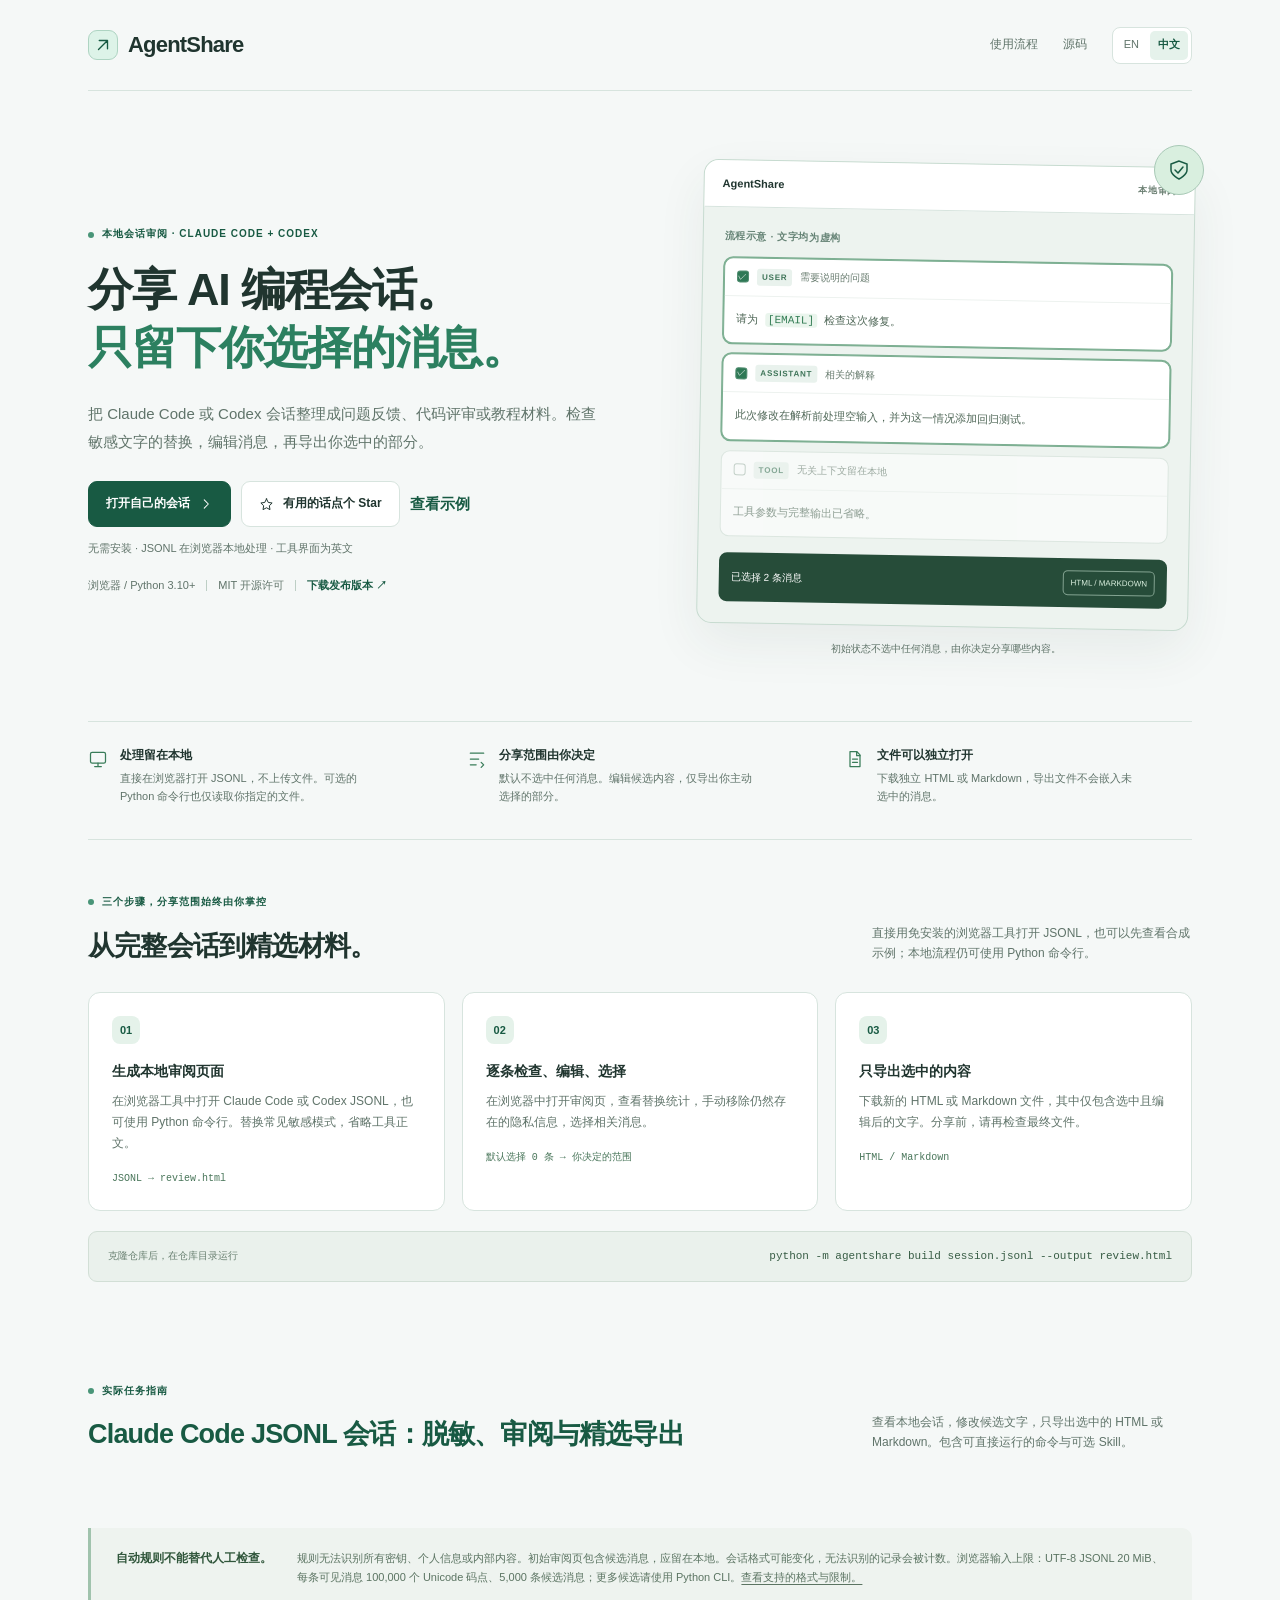
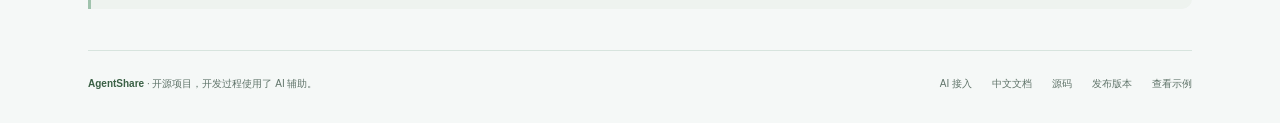
<file: site/zh.html>
<!doctype html>
<html lang="zh-CN">
<head>
  <meta charset="utf-8">
  <meta name="viewport" content="width=device-width, initial-scale=1">
  <meta http-equiv="Content-Security-Policy" content="default-src 'none'; script-src 'unsafe-inline'; style-src 'unsafe-inline'; img-src 'self' data:; connect-src 'none'; base-uri 'none'; form-action 'none'">
  <title>AgentShare — 精选导出 Claude Code / Codex 会话</title>
  <meta name="description" content="在浏览器本地打开 Claude Code 或 Codex JSONL，检查常见敏感项替换，编辑并选择消息，导出 HTML 或 Markdown。无需上传或安装。">
  <link rel="canonical" href="https://fuxing0910-hue.github.io/agentshare/zh.html">
  <link rel="alternate" hreflang="en" href="https://fuxing0910-hue.github.io/agentshare/">
  <link rel="alternate" hreflang="zh-CN" href="https://fuxing0910-hue.github.io/agentshare/zh.html">
  <link rel="alternate" hreflang="x-default" href="https://fuxing0910-hue.github.io/agentshare/">
  <meta property="og:type" content="website">
  <meta property="og:site_name" content="AgentShare">
  <meta property="og:title" content="AgentShare — 精选导出 Claude Code / Codex 会话">
  <meta property="og:description" content="在浏览器本地打开 Claude Code 或 Codex JSONL，检查常见敏感项替换，编辑并选择消息，导出 HTML 或 Markdown。无需上传或安装。">
  <meta property="og:url" content="https://fuxing0910-hue.github.io/agentshare/zh.html">
  <meta property="og:locale" content="zh_CN">
  <meta property="og:locale:alternate" content="en_US">
  <meta property="og:image" content="https://fuxing0910-hue.github.io/agentshare/social-preview.png">
  <meta property="og:image:width" content="1280">
  <meta property="og:image:height" content="640">
  <meta property="og:image:alt" content="AgentShare: local transcript redaction, edit/select and HTML/Markdown export">
  <meta name="twitter:image" content="https://fuxing0910-hue.github.io/agentshare/social-preview.png">
  <meta name="twitter:card" content="summary_large_image">
  <meta name="twitter:title" content="AgentShare — 精选导出 Claude Code / Codex 会话">
  <meta name="twitter:description" content="在浏览器本地打开 Claude Code 或 Codex JSONL，检查常见敏感项替换，编辑并选择消息，导出 HTML 或 Markdown。无需上传或安装。">
  <meta name="theme-color" content="#f5f8f7">
  <style>
    :root{color-scheme:light;--ink:#20352f;--muted:#60746a;--green:#185a43;--mint:#ddf3e8;--line:#d7e4de;--paper:#fff;--canvas:#f5f8f7}
    *{box-sizing:border-box}html{scroll-behavior:smooth}body{margin:0;background:var(--canvas);color:var(--ink);font:15px/1.65 -apple-system,BlinkMacSystemFont,"Segoe UI","PingFang SC","Microsoft YaHei",sans-serif}a{color:inherit;text-decoration:none}button{font:inherit;cursor:pointer}a:focus-visible,button:focus-visible{outline:3px solid #72b79b;outline-offset:5px;border-radius:5px}.shell{max-width:1176px;padding:0 36px;margin:auto}.skip{position:absolute;left:20px;top:-80px;background:white;padding:10px 15px;border:1px solid var(--green);z-index:20}.skip:focus{top:12px}header{display:flex;align-items:center;justify-content:space-between;height:91px;border-bottom:1px solid var(--line);gap:25px}.brand{display:flex;align-items:center;gap:10px;font-size:22px;font-weight:750;letter-spacing:-.8px}.mark{height:30px;width:30px;background:var(--mint);border:1px solid #aed4c2;border-radius:9px;display:grid;place-items:center;color:var(--green)}nav{display:flex;align-items:center;gap:25px;font-size:12px;color:var(--muted)}nav>a:hover,.text-link:hover{color:var(--green);text-decoration:underline;text-underline-offset:4px}.languages{display:flex;padding:3px;border:1px solid var(--line);border-radius:8px;background:#fff;gap:3px}.languages a{border:0;border-radius:5px;background:transparent;color:var(--muted);padding:4px 8px;font-size:11px;min-height:29px}.languages a[aria-current="page"]{background:#e5f2eb;color:var(--green);font-weight:700}.hero{display:grid;grid-template-columns:minmax(0,1.12fr) minmax(0,1fr);gap:60px;padding:72px 0 63px;align-items:center}.eyebrow{font-size:10px;text-transform:uppercase;letter-spacing:1.7px;color:var(--green);font-weight:760;margin:0 0 18px;display:flex;align-items:center;gap:8px}.eyebrow:before{content:"";height:6px;width:6px;border-radius:50%;background:#499578}.hero h1{font-size:48px;line-height:1.12;letter-spacing:-2px;font-weight:720;margin:0 0 22px;max-width:590px}.hero h1 .accent{color:#2c8060}.intro{color:var(--muted);font-size:16px;line-height:1.75;margin:0 0 26px;max-width:520px}.buttons{display:flex;align-items:center;gap:10px;flex-wrap:wrap}.button{display:inline-flex;align-items:center;justify-content:center;gap:9px;padding:12px 17px;border:1px solid var(--line);border-radius:9px;background:white;color:var(--ink);font-size:12px;font-weight:650;min-height:46px}.button:hover{background:#eaf2ed;border-color:#b1cebd}.button.primary{background:var(--green);border-color:var(--green);color:white}.button.primary:hover{background:#104731}.tiny-note{font-size:11px;color:var(--muted);margin:12px 0 19px}.hero-meta{font-size:11px;color:var(--muted);display:flex;align-items:center;gap:11px;flex-wrap:wrap}.divider{height:11px;width:1px;background:#bdcfc5}.text-link{font-weight:650;color:var(--green)}
    .preview-wrap{position:relative}.preview{border:1px solid #c7dbd0;border-radius:15px;background:#edf3ef;box-shadow:0 20px 50px #284d3b12;overflow:hidden;transform:rotate(1deg)}.preview-top{display:flex;justify-content:space-between;align-items:center;font-size:11px;padding:14px 18px;background:white;border-bottom:1px solid var(--line);font-weight:700}.local{color:#6b7f72;font-size:9px;letter-spacing:.7px;font-weight:600}.preview-body{padding:21px}.preview-caption{font-size:10px;font-weight:700;color:#648274;letter-spacing:.6px;margin-bottom:12px;text-transform:uppercase}.preview-message{border:1px solid #d1dfd6;border-radius:9px;background:white;margin-bottom:10px;overflow:hidden}.preview-message.chosen{border-color:#7daf92;box-shadow:0 0 0 1px #7daf92}.message-head{font-size:10px;display:flex;gap:8px;align-items:center;padding:10px 12px;border-bottom:1px solid #edf2ef}.tick{height:12px;width:12px;border:1px solid #518d70;border-radius:3px;background:#2e7855;display:grid;place-items:center;color:white;font-size:9px;line-height:1}.role{font-size:8px;letter-spacing:.8px;padding:2px 5px;background:#e9f2ed;color:#3e7458;font-weight:750;border-radius:3px;text-transform:uppercase}.message-label{color:#687c6f}.message-text{padding:13px 12px;font:11px/1.85 ui-monospace,SFMono-Regular,Consolas,monospace;color:#506858;overflow-wrap:anywhere}.replacement{color:#347d55;background:#eaf5ed;border-radius:3px;padding:1px 3px}.muted-message{opacity:.6}.muted-message .tick{background:transparent;border-color:#a9bbb0}.preview-export{display:flex;justify-content:space-between;gap:10px;align-items:center;background:#264c39;border-radius:8px;color:white;padding:12px;font-size:10px;margin-top:16px}.export-chip{border:1px solid #83a391;border-radius:5px;padding:5px 7px;font-size:8px;color:#daf0df}.preview-note{font-size:10px;color:var(--muted);text-align:center;margin:14px 0 0}.orbit{position:absolute;right:-12px;top:-18px;width:50px;height:50px;border-radius:50%;border:1px solid #a8c9b6;background:#d9efdf;display:grid;place-items:center;color:var(--green);z-index:1}
    .principles{display:grid;grid-template-columns:repeat(3,minmax(0,1fr));gap:32px;padding:24px 0 33px;border-top:1px solid var(--line);border-bottom:1px solid var(--line)}.principle{display:flex;gap:12px;align-items:flex-start}.principle-icon{color:#397c59;flex:none;margin-top:3px}.principle h2{font-size:12px;margin:0 0 3px;font-weight:700}.principle p{font-size:11px;line-height:1.7;color:var(--muted);margin:0;max-width:260px}.workflow{padding:54px 0 47px}.section-heading{display:flex;justify-content:space-between;gap:30px;align-items:flex-end;margin-bottom:28px}.section-heading h2{font-size:27px;line-height:1.3;letter-spacing:-.8px;margin:5px 0 0}.section-heading p{margin:0;color:var(--muted);font-size:12px;max-width:320px}.steps{display:grid;grid-template-columns:repeat(3,minmax(0,1fr));gap:17px}.step{border:1px solid var(--line);background:white;padding:23px;border-radius:12px}.step-number{display:inline-grid;place-items:center;width:28px;height:28px;border-radius:8px;background:#e5f2ea;color:var(--green);font-size:11px;font-weight:700;margin-bottom:16px}.step h3{font-size:14px;margin:0 0 8px}.step p{font-size:12px;margin:0;color:var(--muted);line-height:1.75}.step .format{font-size:10px;font-family:ui-monospace,Consolas,monospace;margin-top:17px;color:#49765a}.command{margin-top:20px;display:flex;align-items:center;justify-content:space-between;gap:20px;background:#eaf1ec;border:1px solid #d2dfd6;border-radius:9px;padding:15px 19px}.command-label{font-size:10px;color:#698071;white-space:nowrap}.command code{font:11px/1.7 ui-monospace,SFMono-Regular,Consolas,monospace;color:#385d45;overflow-wrap:anywhere}.limits{padding:21px 25px;background:#eef3ef;border-left:3px solid #a0c3ad;border-radius:0 10px 10px 0;display:flex;gap:25px;align-items:flex-start;margin-bottom:41px}.limits h2{font-size:12px;white-space:nowrap;margin:0;color:#30563b}.limits p{font-size:11px;line-height:1.8;color:#5b7462;margin:0}.limits a{text-decoration:underline;text-underline-offset:3px}.footer{border-top:1px solid var(--line);padding:25px 0 30px;display:flex;justify-content:space-between;gap:20px;align-items:center;color:var(--muted);font-size:10px}.footer-links{display:flex;gap:20px;flex-wrap:wrap}.footer a:hover{color:var(--green);text-decoration:underline}.footer-name{color:#3a6045;font-weight:650}
    html[lang="zh-CN"] .hero h1{font-size:45px;line-height:1.3;letter-spacing:-1.2px}html[lang="zh-CN"] .intro{font-size:15px;line-height:1.85}html[lang="zh-CN"] .eyebrow{letter-spacing:1px}
    @media(max-width:1000px){.hero{gap:35px;padding-top:55px}.hero h1{font-size:41px}.intro{font-size:14px}.shell{padding:0 25px}.preview-body{padding:16px}.principles{gap:20px}.step{padding:19px}.section-heading p{max-width:290px}.limits{display:block}.limits h2{margin-bottom:8px}}
    @media(max-width:760px){header{height:77px}nav{gap:14px}nav>a{display:none}.hero{grid-template-columns:1fr;padding:42px 0 37px;gap:34px}.hero h1{font-size:42px;max-width:570px}.intro{max-width:580px;font-size:15px}.preview-wrap{max-width:470px;width:100%;margin:auto}.preview{transform:none}.orbit{right:-8px;top:-13px;width:42px;height:42px}.principles{grid-template-columns:1fr;gap:19px;padding:28px 0}.principle p{max-width:500px;font-size:12px}.principle h2{font-size:13px}.workflow{padding-top:36px}.section-heading{display:block}.section-heading p{max-width:100%;margin-top:12px}.steps{grid-template-columns:1fr;gap:12px}.step{padding:19px;display:grid;grid-template-columns:32px 1fr;column-gap:15px}.step-number{grid-row:1/4;margin:0}.step h3{margin-top:1px}.step .format{grid-column:2;margin-top:10px}.command{display:block}.command-label{margin-bottom:5px}.command code{font-size:10px}.footer{align-items:flex-start;flex-direction:column}.limits{padding:18px}.hero-meta{font-size:11px}html[lang="zh-CN"] .hero h1{font-size:39px}}
    @media(max-width:400px){.shell{padding:0 18px}.hero h1{font-size:37px}.button{padding:11px 13px;font-size:11px}.brand{font-size:20px}.languages a{padding:4px 6px}.preview-body{padding:14px}.preview-export{font-size:9px;gap:5px}.export-chip{font-size:7px}.hero-meta{gap:9px}html[lang="zh-CN"] .hero h1{font-size:35px}}
    @media(prefers-reduced-motion:reduce){html{scroll-behavior:auto}}
  </style>
</head>
<body>
  <a class="skip" href="#main" data-i18n="skip">跳转到正文</a>
  <div class="shell">
    <header>
      <a class="brand" href="./" aria-label="AgentShare 首页"><span class="mark" aria-hidden="true"><svg width="18" height="18" viewBox="0 0 24 24" fill="none"><path d="M6 18 18 6M7 6h11v11" stroke="currentColor" stroke-width="1.8" stroke-linecap="round" stroke-linejoin="round"/></svg></span>AgentShare</a>
      <nav aria-label="主导航"><a href="#workflow" data-i18n="how">使用流程</a><a href="https://github.com/fuxing0910-hue/agentshare" data-i18n="source">源码</a><div class="languages" role="group" aria-label="选择语言"><a href="./" id="lang-en" aria-current="false" lang="en" hreflang="en">EN</a><a href="zh.html" id="lang-zh" aria-current="page" lang="zh-CN" hreflang="zh-CN">中文</a></div></nav>
    </header>
    <main id="main">
      <section class="hero" aria-labelledby="hero-title">
        <div>
          <p class="eyebrow" data-i18n="eyebrow">本地会话审阅 · Claude Code + Codex</p>
          <h1 id="hero-title"><span data-i18n="title">分享 AI 编程会话。</span><br><span class="accent" data-i18n="titleAccent">只留下你选择的消息。</span></h1>
          <p class="intro" data-i18n="intro">把 Claude Code 或 Codex 会话整理成问题反馈、代码评审或教程材料。检查敏感文字的替换，编辑消息，再导出你选中的部分。</p>
          <div class="buttons"><a class="button primary" href="try.html"><span data-i18n="demo">打开自己的会话</span><svg aria-hidden="true" width="14" height="14" viewBox="0 0 24 24" fill="none"><path d="m9 5 7 7-7 7" stroke="currentColor" stroke-width="1.8" stroke-linecap="round" stroke-linejoin="round"/></svg></a><a class="button" href="https://github.com/fuxing0910-hue/agentshare"><svg aria-hidden="true" width="15" height="15" viewBox="0 0 24 24" fill="none"><path d="m12 3 2.8 5.7 6.2.9-4.5 4.4 1.1 6.2-5.6-3-5.6 3 1.1-6.2L3 9.6l6.2-.9L12 3Z" stroke="currentColor" stroke-width="1.6" stroke-linecap="round" stroke-linejoin="round"/></svg><span data-i18n="github">有用的话点个 Star</span></a><a class="text-link" href="demo.html" data-i18n="example">查看示例</a></div>
          <p class="tiny-note" data-i18n="demoNote">无需安装 · JSONL 在浏览器本地处理 · 工具界面为英文</p>
          <div class="hero-meta"><span data-i18n="runtime">浏览器 / Python 3.10+</span><span class="divider" aria-hidden="true"></span><span data-i18n="mit">MIT 开源许可</span><span class="divider" aria-hidden="true"></span><a class="text-link" href="https://github.com/fuxing0910-hue/agentshare/releases" data-i18n="releases">下载发布版本 ↗</a></div>
        </div>
        <div class="preview-wrap">
          <span class="orbit" aria-hidden="true"><svg width="24" height="24" viewBox="0 0 24 24" fill="none"><path d="M12 3 4 6v6c0 5 8 9 8 9s8-4 8-9V6l-8-3Z" stroke="currentColor" stroke-width="1.5"/><path d="m8 12 3 3 5-6" stroke="currentColor" stroke-width="1.5" stroke-linecap="round" stroke-linejoin="round"/></svg></span>
          <div class="preview" aria-label="已审阅并选中的消息示意">
            <div class="preview-top"><span>AgentShare</span><span class="local" data-i18n="previewLocal">本地审阅</span></div>
            <div class="preview-body">
              <div class="preview-caption" data-i18n="previewCaption">流程示意 · 文字均为虚构</div>
              <div class="preview-message chosen"><div class="message-head"><span class="tick" aria-hidden="true">✓</span><span class="role">USER</span><span class="message-label" data-i18n="previewRequest">需要说明的问题</span></div><div class="message-text"><span data-i18n="previewUserBefore">请为 </span><span class="replacement">[EMAIL]</span><span data-i18n="previewUserAfter"> 检查这次修复。</span></div></div>
              <div class="preview-message chosen"><div class="message-head"><span class="tick" aria-hidden="true">✓</span><span class="role">ASSISTANT</span><span class="message-label" data-i18n="previewAnswer">相关的解释</span></div><div class="message-text" data-i18n="previewAssistant">此次修改在解析前处理空输入，并为这一情况添加回归测试。</div></div>
              <div class="preview-message muted-message"><div class="message-head"><span class="tick" aria-hidden="true"></span><span class="role">TOOL</span><span class="message-label" data-i18n="previewTool">无关上下文留在本地</span></div><div class="message-text" data-i18n="previewOmitted">工具参数与完整输出已省略。</div></div>
              <div class="preview-export"><span data-i18n="previewSelected">已选择 2 条消息</span><span class="export-chip">HTML / MARKDOWN</span></div>
            </div>
          </div><p class="preview-note" data-i18n="previewNote">初始状态不选中任何消息，由你决定分享哪些内容。</p>
        </div>
      </section>
      <section class="principles" aria-label="产品原则">
        <div class="principle"><svg class="principle-icon" aria-hidden="true" width="20" height="20" viewBox="0 0 24 24" fill="none"><rect x="3" y="4" width="18" height="13" rx="2" stroke="currentColor" stroke-width="1.5"/><path d="M8 21h8m-4-4v4" stroke="currentColor" stroke-width="1.5" stroke-linecap="round"/></svg><div><h2 data-i18n="localTitle">处理留在本地</h2><p data-i18n="localBody">直接在浏览器打开 JSONL，不上传文件。可选的 Python 命令行也仅读取你指定的文件。</p></div></div>
        <div class="principle"><svg class="principle-icon" aria-hidden="true" width="20" height="20" viewBox="0 0 24 24" fill="none"><path d="M4 5h16M4 12h10M4 19h7m6-3 3 3-3 3" stroke="currentColor" stroke-width="1.5" stroke-linecap="round" stroke-linejoin="round"/></svg><div><h2 data-i18n="selectionTitle">分享范围由你决定</h2><p data-i18n="selectionBody">默认不选中任何消息。编辑候选内容，仅导出你主动选择的部分。</p></div></div>
        <div class="principle"><svg class="principle-icon" aria-hidden="true" width="20" height="20" viewBox="0 0 24 24" fill="none"><path d="M6 3h8l4 4v14H6V3Z" stroke="currentColor" stroke-width="1.5" stroke-linejoin="round"/><path d="M14 3v5h4M9 12h6m-6 4h6" stroke="currentColor" stroke-width="1.5" stroke-linecap="round"/></svg><div><h2 data-i18n="outputTitle">文件可以独立打开</h2><p data-i18n="outputBody">下载独立 HTML 或 Markdown，导出文件不会嵌入未选中的消息。</p></div></div>
      </section>
      <section class="workflow" id="workflow" aria-labelledby="workflow-title">
        <div class="section-heading"><div><div class="eyebrow" data-i18n="workflowEyebrow">三个步骤，分享范围始终由你掌控</div><h2 id="workflow-title" data-i18n="workflowTitle">从完整会话到精选材料。</h2></div><p data-i18n="workflowIntro">直接用免安装的浏览器工具打开 JSONL，也可以先查看合成示例；本地流程仍可使用 Python 命令行。</p></div>
        <div class="steps">
          <article class="step"><span class="step-number" aria-hidden="true">01</span><h3 data-i18n="step1Title">生成本地审阅页面</h3><p data-i18n="step1Body">在浏览器工具中打开 Claude Code 或 Codex JSONL，也可使用 Python 命令行。替换常见敏感模式，省略工具正文。</p><div class="format">JSONL → review.html</div></article>
          <article class="step"><span class="step-number" aria-hidden="true">02</span><h3 data-i18n="step2Title">逐条检查、编辑、选择</h3><p data-i18n="step2Body">在浏览器中打开审阅页，查看替换统计，手动移除仍然存在的隐私信息，选择相关消息。</p><div class="format" data-i18n="step2Format">默认选择 0 条 → 你决定的范围</div></article>
          <article class="step"><span class="step-number" aria-hidden="true">03</span><h3 data-i18n="step3Title">只导出选中的内容</h3><p data-i18n="step3Body">下载新的 HTML 或 Markdown 文件，其中仅包含选中且编辑后的文字。分享前，请再检查最终文件。</p><div class="format">HTML / Markdown</div></article>
        </div>
        <div class="command"><span class="command-label" data-i18n="commandLabel">克隆仓库后，在仓库目录运行</span><code>python -m agentshare build session.jsonl --output review.html</code></div>
      </section>
      <section class="workflow" aria-labelledby="task-guide-title"><div class="section-heading"><div><div class="eyebrow">实际任务指南</div><h2 id="task-guide-title"><a class="text-link" href="claude-code-transcript-review.html#chinese">Claude Code JSONL 会话：脱敏、审阅与精选导出</a></h2></div><p>查看本地会话，修改候选文字，只导出选中的 HTML 或 Markdown。包含可直接运行的命令与可选 Skill。</p></div></section>
      <aside class="limits" aria-labelledby="limits-title"><h2 id="limits-title" data-i18n="limitsTitle">自动规则不能替代人工检查。</h2><p><span data-i18n="limitsBody">规则无法识别所有密钥、个人信息或内部内容。初始审阅页包含候选消息，应留在本地。会话格式可能变化，无法识别的记录会被计数。</span><span data-i18n="browserLimits">浏览器输入上限：UTF-8 JSONL 20 MiB、每条可见消息 100,000 个 Unicode 码点、5,000 条候选消息；更多候选请使用 Python CLI。</span><a href="https://github.com/fuxing0910-hue/agentshare/blob/main/docs/formats.md" data-i18n="limitsLink">查看支持的格式与限制。</a></p></aside>
    </main>
    <footer class="footer"><div><span class="footer-name">AgentShare</span><span data-i18n="footer"> · 开源项目，开发过程使用了 AI 辅助。</span></div><div class="footer-links"><a href="https://github.com/fuxing0910-hue/agentshare/blob/main/docs/agents.md">AI 接入</a><a href="https://github.com/fuxing0910-hue/agentshare/blob/main/README.zh-CN.md" data-i18n="docs">中文文档</a><a href="https://github.com/fuxing0910-hue/agentshare" data-i18n="source">源码</a><a href="https://github.com/fuxing0910-hue/agentshare/releases" data-i18n="footerReleases">发布版本</a><a href="demo.html" data-i18n="footerDemo">查看示例</a></div></footer>
  </div>
  <script>
    'use strict';
    const copy = {
      en: {
        skip:'Skip to content',how:'How it works',source:'Source',docs:'Docs',eyebrow:'Local transcript review · Claude Code + Codex',title:'Share coding sessions.',titleAccent:'Choose every message.',intro:'Turn a Claude Code or Codex session into a focused bug report, code review, or tutorial. Review sensitive-text replacements, edit messages, and export only your selection.',demo:'Open your transcript',github:'Star on GitHub',example:'View example',runtime:'Browser or Python 3.10+',browserLimits:'Browser input: UTF-8 JSONL up to 20 MiB, 100,000 Unicode code points per visible message, and 5,000 review candidates. Use the Python CLI for more candidates. ',demoNote:'Zero installation · your JSONL stays in your browser · English tool interface',mit:'MIT licensed',releases:'Download releases ↗',previewLocal:'LOCAL REVIEW',previewCaption:'Illustrated workflow · invented text',previewRequest:'The useful request',previewUserBefore:'Review this fix for ',previewUserAfter:'.',previewAnswer:'The relevant explanation',previewAssistant:'The change handles an empty input before parsing. Add a regression test for that case.',previewTool:'Unneeded context stays out',previewOmitted:'Tool arguments and output body omitted.',previewSelected:'2 messages selected',previewNote:'You start with nothing selected. You decide what to include.',localTitle:'Processing stays local',localBody:'Open your JSONL in the browser without uploading it. The optional Python CLI also reads only the file you specify.',selectionTitle:'A deliberate selection',selectionBody:'Nothing is selected by default. Edit candidates and export only the messages you choose.',outputTitle:'Portable output',outputBody:'Download standalone HTML or Markdown. Excluded messages are not embedded in your export.',workflowEyebrow:'A small workflow, with you in control',workflowTitle:'From session to selected evidence.',workflowIntro:'Open your own JSONL in the zero-install browser tool, or try the synthetic example first. The Python CLI remains available for local workflows.',step1Title:'Build a local review',step1Body:'Open a Claude Code or Codex JSONL file in the browser tool, or run the Python CLI. Rules replace common patterns; tool bodies are omitted.',step2Title:'Read, edit, and choose',step2Body:'Open the review in your browser. Check the transformation counts, remove remaining private details, and select relevant messages.',step2Format:'0 selected → your selection',step3Title:'Export only the selection',step3Body:'Download a new HTML or Markdown file containing selected, edited text. Inspect that final file before sharing it yourself.',commandLabel:'AFTER CLONING THE REPOSITORY',limitsTitle:'Review is still your responsibility.',limitsBody:'Pattern rules cannot find every secret, personal detail, or proprietary passage. The initial review contains candidates and should stay private. Supported transcript formats can change; unsupported records are counted. ',limitsLink:'See format support and limits.',footer:' · Open source. Developed with AI assistance.',footerReleases:'Releases',footerDemo:'View example'
      },
      zh: {
        skip:'跳转到正文',how:'使用流程',source:'源码',docs:'中文文档',eyebrow:'本地会话审阅 · Claude Code + Codex',title:'分享 AI 编程会话。',titleAccent:'只留下你选择的消息。',intro:'把 Claude Code 或 Codex 会话整理成问题反馈、代码评审或教程材料。检查敏感文字的替换，编辑消息，再导出你选中的部分。',demo:'打开自己的会话',github:'有用的话点个 Star',example:'查看示例',runtime:'浏览器 / Python 3.10+',browserLimits:'浏览器输入上限：UTF-8 JSONL 20 MiB、每条可见消息 100,000 个 Unicode 码点、5,000 条候选消息；更多候选请使用 Python CLI。',demoNote:'无需安装 · JSONL 在浏览器本地处理 · 工具界面为英文',mit:'MIT 开源许可',releases:'下载发布版本 ↗',previewLocal:'本地审阅',previewCaption:'流程示意 · 文字均为虚构',previewRequest:'需要说明的问题',previewUserBefore:'请为 ',previewUserAfter:' 检查这次修复。',previewAnswer:'相关的解释',previewAssistant:'此次修改在解析前处理空输入，并为这一情况添加回归测试。',previewTool:'无关上下文留在本地',previewOmitted:'工具参数与完整输出已省略。',previewSelected:'已选择 2 条消息',previewNote:'初始状态不选中任何消息，由你决定分享哪些内容。',localTitle:'处理留在本地',localBody:'直接在浏览器打开 JSONL，不上传文件。可选的 Python 命令行也仅读取你指定的文件。',selectionTitle:'分享范围由你决定',selectionBody:'默认不选中任何消息。编辑候选内容，仅导出你主动选择的部分。',outputTitle:'文件可以独立打开',outputBody:'下载独立 HTML 或 Markdown，导出文件不会嵌入未选中的消息。',workflowEyebrow:'三个步骤，分享范围始终由你掌控',workflowTitle:'从完整会话到精选材料。',workflowIntro:'直接用免安装的浏览器工具打开 JSONL，也可以先查看合成示例；本地流程仍可使用 Python 命令行。',step1Title:'生成本地审阅页面',step1Body:'在浏览器工具中打开 Claude Code 或 Codex JSONL，也可使用 Python 命令行。替换常见敏感模式，省略工具正文。',step2Title:'逐条检查、编辑、选择',step2Body:'在浏览器中打开审阅页，查看替换统计，手动移除仍然存在的隐私信息，选择相关消息。',step2Format:'默认选择 0 条 → 你决定的范围',step3Title:'只导出选中的内容',step3Body:'下载新的 HTML 或 Markdown 文件，其中仅包含选中且编辑后的文字。分享前，请再检查最终文件。',commandLabel:'克隆仓库后，在仓库目录运行',limitsTitle:'自动规则不能替代人工检查。',limitsBody:'规则无法识别所有密钥、个人信息或内部内容。初始审阅页包含候选消息，应留在本地。会话格式可能变化，无法识别的记录会被计数。',limitsLink:'查看支持的格式与限制。',footer:' · 开源项目，开发过程使用了 AI 辅助。',footerReleases:'发布版本',footerDemo:'查看示例'
      }
    };
    function setLanguage(language, updateUrl) {
      const chosen = language === 'zh' ? 'zh' : 'en';
      document.documentElement.lang = chosen === 'zh' ? 'zh-CN' : 'en';
      document.querySelectorAll('[data-i18n]').forEach(element => { element.textContent = copy[chosen][element.dataset.i18n]; });
      document.getElementById('lang-en').setAttribute('aria-current', chosen === 'en' ? 'page' : 'false');
      document.getElementById('lang-zh').setAttribute('aria-current', chosen === 'zh' ? 'page' : 'false');
      document.title = chosen === 'zh' ? 'AgentShare — 精选导出 Claude Code / Codex 会话' : 'AgentShare — review and export Claude Code / Codex sessions';
      if (updateUrl) {
        const url = new URL(window.location.href);
        chosen === 'zh' ? url.searchParams.set('lang', 'zh') : url.searchParams.delete('lang');
        try { window.history.replaceState(null, '', url); } catch (_) { /* Local file previews may restrict history changes. */ }
      }
    }
    setLanguage(new URLSearchParams(window.location.search).get('lang') || (document.documentElement.lang === 'zh-CN' ? 'zh' : 'en'), false);
  </script>
</body>
</html>
</file>
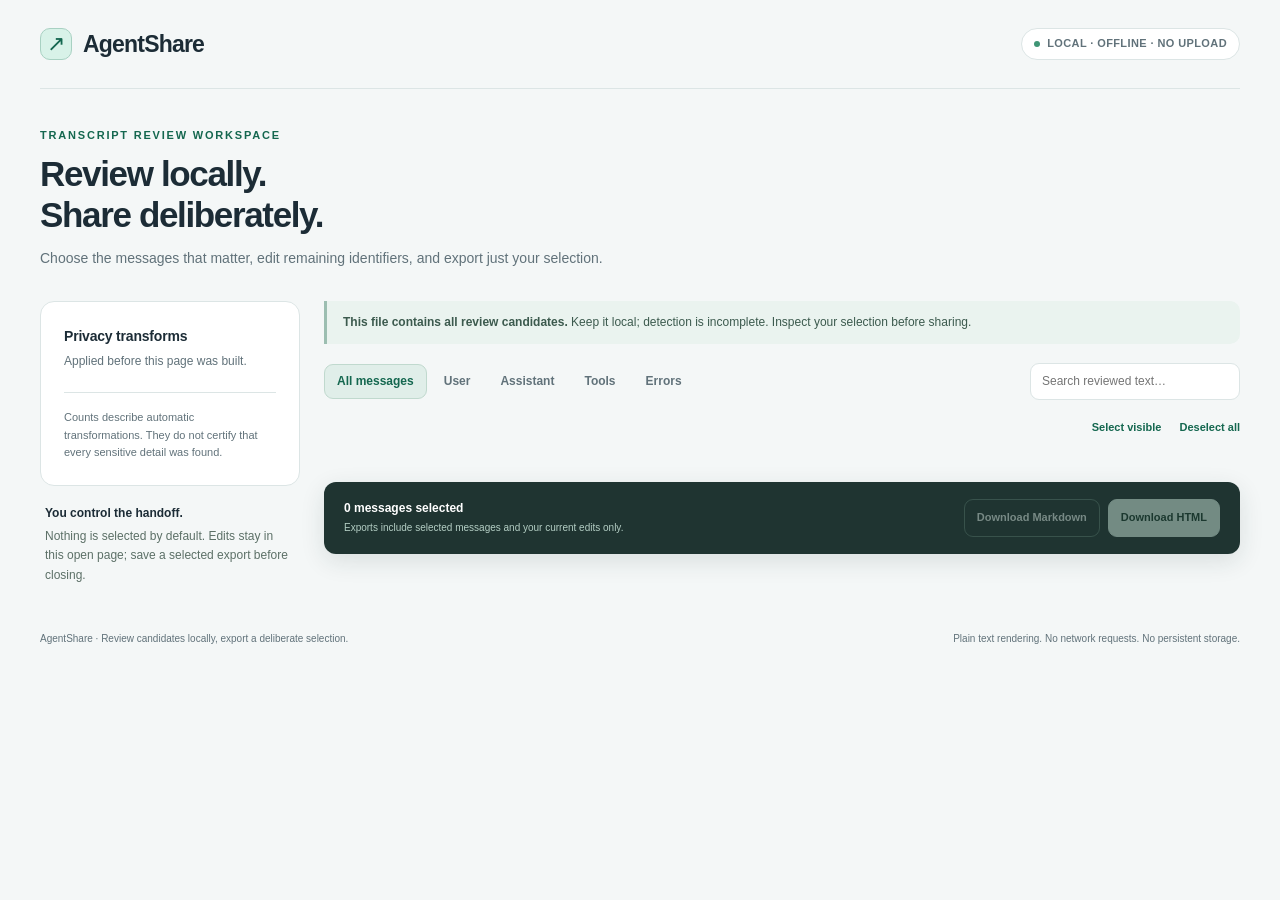
<file: agentshare/templates/review.html>
<!doctype html>
<html lang="en">
<head>
<meta charset="utf-8">
<meta name="viewport" content="width=device-width, initial-scale=1">
<meta http-equiv="Content-Security-Policy" content="default-src 'none'; script-src 'unsafe-inline'; style-src 'unsafe-inline'; img-src data:; connect-src 'none'; base-uri 'none'; form-action 'none'">
<title>AgentShare · local review</title>
<style>
:root{color-scheme:light;--ink:#1c2c36;--muted:#61727a;--line:#dce5e5;--paper:#fff;--canvas:#f4f7f7;--mint:#d8f2e8;--green:#14674f;--red:#a43c3c;--radius:14px}
*{box-sizing:border-box}body{margin:0;background:var(--canvas);color:var(--ink);font:15px/1.6 -apple-system,BlinkMacSystemFont,"Segoe UI",sans-serif}button,input,textarea{font:inherit}button{cursor:pointer}button:disabled{cursor:default;opacity:.46}button:focus-visible,input:focus-visible,textarea:focus-visible{outline:3px solid #7ac7b0;outline-offset:3px}button{border:1px solid var(--line);border-radius:9px;background:white;padding:9px 14px;color:var(--ink);font-size:13px;font-weight:650}button:hover:enabled{background:#edf5f2;border-color:#b1cfc4}button.primary{background:var(--green);border-color:var(--green);color:#fff}button.primary:hover:enabled{background:#0d513d}.page{max-width:1280px;margin:auto;padding:0 40px 40px}.topbar{height:89px;display:flex;align-items:center;justify-content:space-between;border-bottom:1px solid var(--line)}.brand{font-weight:760;letter-spacing:-.8px;font-size:23px;display:flex;gap:11px;align-items:center}.brand-icon{width:32px;height:32px;border:1px solid #a8d1c2;border-radius:10px;display:grid;place-items:center;background:var(--mint);color:var(--green);font:22px/1 Georgia,serif}.pill{border:1px solid var(--line);background:white;border-radius:30px;font-size:11px;font-weight:650;color:var(--muted);padding:6px 12px;letter-spacing:.4px}.pill:before{content:"";display:inline-block;width:6px;height:6px;border-radius:50%;background:#3f9575;margin-right:7px}.hero{padding:38px 0 31px;display:flex;align-items:flex-end;justify-content:space-between;gap:24px}.eyebrow{font-size:11px;letter-spacing:1.8px;text-transform:uppercase;font-weight:760;color:var(--green);margin:0 0 8px}h1{font-size:35px;line-height:1.18;letter-spacing:-1.35px;margin:0 0 12px;font-weight:720}.hero p{margin:0;color:var(--muted);max-width:700px;font-size:14px}.source{white-space:nowrap;color:var(--muted);font-size:12px}.workspace{display:grid;grid-template-columns:260px minmax(0,1fr);gap:24px;align-items:start}.sidebar{position:sticky;top:24px}.panel{border:1px solid var(--line);border-radius:var(--radius);background:var(--paper);padding:23px}.panel h2{font-size:14px;margin:0 0 5px;letter-spacing:-.2px}.panel-sub{font-size:12px;color:var(--muted);margin:0 0 21px}.metric{display:flex;justify-content:space-between;align-items:center;gap:10px;padding:10px 0;border-bottom:1px solid #eef2f2;font-size:12px}.metric:last-child{border-bottom:0}.metric strong{font-size:14px;font-variant-numeric:tabular-nums}.category{text-transform:capitalize;overflow-wrap:anywhere}.privacy-foot{font-size:11px;color:var(--muted);border-top:1px solid var(--line);margin:15px 0 0;padding-top:16px}.note{font-size:12px;color:#5c7067;padding:18px 5px}.note strong{display:block;margin-bottom:4px;color:var(--ink)}.review-notice{border-left:3px solid #9cbeb1;padding:12px 16px;background:#eaf3ef;border-radius:0 10px 10px 0;margin-bottom:19px;color:#3c5a4e;font-size:12px}.warning-list{padding:0;margin:8px 0 0 16px}.toolbar{display:flex;justify-content:space-between;gap:12px;align-items:center;margin-bottom:14px}.filters{display:flex;gap:4px;flex-wrap:wrap}.filter{border-color:transparent;background:transparent;padding:7px 12px;font-size:12px;color:var(--muted)}.filter[aria-pressed="true"]{background:#e0eee9;color:var(--green);border-color:#c0d9ce}.search{border:1px solid var(--line);background:white;border-radius:9px;padding:8px 11px;font-size:12px;min-width:170px;width:210px;color:var(--ink)}.selection-bar{display:flex;justify-content:space-between;align-items:center;margin:0 0 17px;font-size:11px;color:var(--muted);gap:12px}.text-button{padding:2px 0;background:transparent;border:0;color:var(--green);font-size:11px;min-height:28px}.selection-actions{display:flex;gap:18px}.timeline{display:grid;gap:14px}.event{border:1px solid var(--line);border-radius:var(--radius);background:white;overflow:hidden;transition:border-color .12s,box-shadow .12s}.event.selected{border-color:#86b9a5;box-shadow:0 0 0 1px #86b9a5}.event-head{display:flex;align-items:center;gap:12px;padding:15px 20px;border-bottom:1px solid #eef2f2;background:#fdfefe}.event-check{width:16px;height:16px;accent-color:var(--green);margin:0;flex:none;cursor:pointer}.kind{font-size:10px;letter-spacing:.8px;text-transform:uppercase;font-weight:760;border-radius:5px;padding:3px 7px;background:#edf1f4;color:#546573}.kind.assistant{background:#e4f2eb;color:var(--green)}.kind.tool{background:#f0eaf7;color:#735d91}.label{font-size:12px;line-height:1.4;font-weight:650;overflow-wrap:anywhere;flex:1}.status{color:var(--red);background:#faeded;border-radius:5px;padding:2px 6px;font-size:10px;font-weight:700}.time{font-size:10px;color:var(--muted);white-space:nowrap}.edit-toggle{font-size:11px;padding:4px 9px;min-height:28px;font-weight:600}.event-body{padding:18px 20px 20px}.event-text{font:12px/1.8 ui-monospace,SFMono-Regular,Consolas,"Liberation Mono",monospace;white-space:pre-wrap;overflow-wrap:anywhere;margin:0;max-height:480px;overflow:auto;color:#36494e}.editor{display:block;resize:vertical;width:100%;min-height:150px;border:1px solid #bbd4c9;background:#fafffc;border-radius:7px;padding:12px;color:#314b40;font:12px/1.8 ui-monospace,SFMono-Regular,Consolas,monospace}.edit-help{font-size:10px;color:var(--muted);margin:8px 0 0}.edited{font-size:10px;color:var(--green)}.empty{padding:58px 20px;text-align:center;border:1px dashed #c8d9d2;border-radius:var(--radius);color:var(--muted);font-size:13px}.empty strong{display:block;font-size:16px;color:var(--ink);margin-bottom:7px}.export-bar{position:sticky;bottom:18px;display:flex;justify-content:space-between;align-items:center;gap:18px;background:#1f3431;color:white;border-radius:12px;padding:17px 20px;margin-top:23px;box-shadow:0 7px 24px #1c35311f}.export-count{font-size:12px;font-weight:650}.export-detail{font-size:10px;color:#b4cec4;margin-top:2px}.export-actions{display:flex;gap:8px}.export-bar button{font-size:11px;background:transparent;border-color:#56766b;color:#e0eee8;padding:9px 12px}.export-bar button.primary{background:#d6f2e5;border-color:#d6f2e5;color:#173e2d}.export-bar button:hover:enabled{background:#37554b}.export-bar button.primary:hover:enabled{background:#bfe6d3}.footer{font-size:10px;color:var(--muted);display:flex;justify-content:space-between;gap:20px;padding-top:28px}.hidden{display:none!important}.sr-only{position:absolute;width:1px;height:1px;padding:0;margin:-1px;overflow:hidden;clip:rect(0,0,0,0);white-space:nowrap;border:0}
.warning-details{margin-top:8px}.warning-details summary{cursor:pointer;font-size:11px;font-weight:650;color:var(--green);width:fit-content}.warning-details summary:focus-visible{outline:3px solid #7ac7b0;outline-offset:3px;border-radius:3px}.warning-details .warning-list{font-size:11px;margin-top:10px}.warning-details .warning-list li+li{margin-top:5px}
@media(max-width:900px){.page{padding:0 22px 28px}.workspace{grid-template-columns:220px minmax(0,1fr);gap:18px}.hero{display:block}.source{margin-top:16px}.toolbar{align-items:stretch;flex-direction:column}.search{width:100%}.event-head{padding:13px}.event-body{padding:15px}.export-bar{flex-direction:column;align-items:flex-start}.export-actions{width:100%}.export-actions button{flex:1}.time{display:none}}
@media(max-width:650px){.page{padding:0 16px 25px}.topbar{height:70px}.brand{font-size:21px}.pill{font-size:9px;padding:5px 9px}.hero{padding:28px 0 24px}h1{font-size:30px}.workspace{grid-template-columns:1fr}.sidebar{position:static}.panel{padding:18px}.metrics{display:grid;grid-template-columns:1fr 1fr;gap:0 24px}.note{display:none}.event-head{gap:8px}.kind{font-size:9px}.label{font-size:11px}.selection-actions{gap:13px}.export-bar{bottom:10px;margin-top:17px}.footer{display:block}.filter{padding:7px 10px}}
</style>
</head>
<body>
<div class="page">
  <header class="topbar"><div class="brand"><span class="brand-icon" aria-hidden="true">↗</span>AgentShare</div><span class="pill">LOCAL · OFFLINE · NO UPLOAD</span></header>
  <section class="hero"><div><div class="eyebrow">Transcript review workspace</div><h1>Review locally.<br>Share deliberately.</h1><p>Choose the messages that matter, edit remaining identifiers, and export just your selection.</p></div><div class="source" id="source-summary"></div></section>
  <div class="workspace">
    <aside class="sidebar">
      <section class="panel"><h2>Privacy transforms</h2><p class="panel-sub">Applied before this page was built.</p><div class="metrics" id="metrics"></div><p class="privacy-foot">Counts describe automatic transformations. They do not certify that every sensitive detail was found.</p></section>
      <div class="note"><strong>You control the handoff.</strong>Nothing is selected by default. Edits stay in this open page; save a selected export before closing.</div>
    </aside>
    <main>
      <div class="review-notice"><strong>This file contains all review candidates.</strong> Keep it local; detection is incomplete. Inspect your selection before sharing.<details id="warning-details" class="warning-details hidden"><summary>What was removed and what may remain</summary><ul id="warnings" class="warning-list hidden"></ul></details></div>
      <div class="toolbar"><div class="filters" role="group" aria-label="Filter messages"><button class="filter" data-filter="all" aria-pressed="true">All messages</button><button class="filter" data-filter="user" aria-pressed="false">User</button><button class="filter" data-filter="assistant" aria-pressed="false">Assistant</button><button class="filter" data-filter="tool" aria-pressed="false">Tools</button><button class="filter" data-filter="errors" aria-pressed="false">Errors</button></div><label><span class="sr-only">Search messages</span><input id="search" class="search" type="search" placeholder="Search reviewed text…" autocomplete="off"></label></div>
      <div class="selection-bar"><span id="visible-count" aria-live="polite"></span><div class="selection-actions"><button class="text-button" id="select-visible">Select visible</button><button class="text-button" id="deselect-all">Deselect all</button></div></div>
      <div class="timeline" id="timeline"></div>
      <div class="empty hidden" id="empty"><strong>No messages in this view.</strong>Try another filter or a shorter search.</div>
      <div class="export-bar"><div><div class="export-count" id="selection-count" aria-live="polite">0 messages selected</div><div class="export-detail">Exports include selected messages and your current edits only.</div></div><div class="export-actions"><button id="export-md" disabled>Download Markdown</button><button class="primary" id="export-html" disabled>Download HTML</button></div></div>
      <span class="sr-only" id="download-status" role="status"></span>
    </main>
  </div>
  <footer class="footer"><span>AgentShare · Review candidates locally, export a deliberate selection.</span><span>Plain text rendering. No network requests. No persistent storage.</span></footer>
</div>
<script id="review-data" type="application/json">__AGENTSHARE_BUNDLE_JSON__</script>
<script>
'use strict';
/* BEGIN EXPORT HELPERS */
function escapeHtml(value) {
  return String(value ?? '').replace(/[&<>"']/g, character => ({'&':'&amp;','<':'&lt;','>':'&gt;','"':'&quot;',"'":'&#39;'}[character]));
}
function selectEditedEvents(events, edits, selectedIds) {
  return events.filter(event => selectedIds.has(event.id)).map(event => ({
    kind: event.kind, label: event.label, text: edits.has(event.id) ? edits.get(event.id) : event.text,
    status: event.status, time: event.time
  }));
}
function buildSelectedHtml(events) {
  const cards = events.map((event, index) => `<article><div class="meta"><span class="kind">${escapeHtml(event.kind)}</span><span>${escapeHtml(event.label || `Message ${index + 1}`)}</span>${event.status === 'error' ? '<b class="error">ERROR</b>' : ''}<small>${escapeHtml(event.time)}</small></div><pre>${escapeHtml(event.text)}</pre></article>`).join('\n');
  return `<!doctype html>
<html lang="en"><head><meta charset="utf-8"><meta name="viewport" content="width=device-width,initial-scale=1"><meta http-equiv="Content-Security-Policy" content="default-src 'none'; style-src 'unsafe-inline'; base-uri 'none'; form-action 'none'"><title>AgentShare · selected transcript</title><style>
*{box-sizing:border-box}body{margin:0;background:#f4f7f7;color:#1c2c36;font:14px/1.65 -apple-system,BlinkMacSystemFont,"Segoe UI",sans-serif}.page{max-width:900px;margin:0 auto;padding:36px 22px}header{border-bottom:1px solid #dce5e5;padding-bottom:24px;margin-bottom:24px}.brand{color:#14674f;font-size:12px;font-weight:750;letter-spacing:1px}h1{font-size:30px;line-height:1.3;letter-spacing:-1px;margin:8px 0 10px}.notice{font-size:12px;color:#61727a;max-width:670px}article{margin:16px 0;border:1px solid #dce5e5;border-radius:12px;overflow:hidden;background:white}.meta{display:flex;gap:12px;align-items:center;padding:14px 18px;border-bottom:1px solid #edf1f1;font-size:12px;overflow-wrap:anywhere}.kind{font-size:10px;font-weight:700;text-transform:uppercase;color:#14674f;background:#e4f2eb;border-radius:5px;padding:3px 7px}.meta small{margin-left:auto;color:#61727a}.error{color:#a43c3c;font-size:10px}pre{margin:0;padding:18px;white-space:pre-wrap;overflow-wrap:anywhere;font:12px/1.8 ui-monospace,SFMono-Regular,Consolas,monospace}footer{color:#61727a;font-size:11px;margin-top:25px}@media print{body{background:white}.page{padding:0}article{break-inside:avoid}}@media(max-width:500px){.meta{flex-wrap:wrap}.meta small{margin-left:0}}
</style></head><body><div class="page"><header><div class="brand">AGENTSHARE / SELECTED TRANSCRIPT</div><h1>A deliberate selection.</h1><div class="notice">${events.length} message${events.length === 1 ? '' : 's'} selected and edited locally. Automatic detection is incomplete; the person sharing this transcript must inspect it for remaining sensitive details.</div></header>${cards || '<p>No messages selected.</p>'}<footer>Only selected messages are included. Plain text · no scripts · no external assets.</footer></div></body></html>`;
}
function buildSelectedMarkdown(events) {
  const parts = ['# AgentShare · selected transcript', '', `${events.length} message${events.length === 1 ? '' : 's'} selected and edited locally. Automatic detection is incomplete; inspect remaining sensitive details before sharing.`, ''];
  events.forEach((event, index) => {
    const label = String(event.label || `Message ${index + 1}`).replace(/[\r\n]/g, ' ');
    const labelRuns = label.match(/`+/g) || [];
    const labelFence = '`'.repeat(labelRuns.reduce((longest, run) => Math.max(longest, run.length + 1), 1));
    const runs = String(event.text).match(/`+/g) || [];
    const fence = '`'.repeat(runs.reduce((longest, run) => Math.max(longest, run.length + 1), 3));
    const kind = ['user', 'assistant', 'tool'].includes(event.kind) ? event.kind : 'message';
    parts.push(`## ${index + 1}. ${kind}${event.status === 'error' ? ' · ERROR' : ''}`, '', `Label: ${labelFence} ${label} ${labelFence}`, '', `${fence}text`, String(event.text), fence, '');
  });
  return parts.join('\n');
}
/* END EXPORT HELPERS */
const bundle = JSON.parse(document.getElementById('review-data').textContent);
const events = bundle.events;
const edits = new Map();
const selected = new Set();
const cards = new Map();
let activeFilter = 'all';
let query = '';
const timeline = document.getElementById('timeline');
function node(tag, className, text) {
  const element = document.createElement(tag);
  if (className) element.className = className;
  if (text !== undefined) element.textContent = text;
  return element;
}
function currentText(event) { return edits.has(event.id) ? edits.get(event.id) : event.text; }
function isVisible(event) {
  const kindMatch = activeFilter === 'all' || (activeFilter === 'errors' ? event.status === 'error' : event.kind === activeFilter);
  return kindMatch && `${event.kind} ${event.label} ${currentText(event)}`.toLocaleLowerCase().includes(query);
}
function updateSelection() {
  const hiddenCount = events.filter(event => selected.has(event.id) && !isVisible(event)).length;
  document.getElementById('selection-count').textContent = `${selected.size} message${selected.size === 1 ? '' : 's'} selected${hiddenCount ? ` · ${hiddenCount} outside this view` : ''}`;
  document.getElementById('export-md').disabled = selected.size === 0;
  document.getElementById('export-html').disabled = selected.size === 0;
  document.getElementById('deselect-all').disabled = selected.size === 0;
  events.forEach(event => {
    const card = cards.get(event.id);
    card.element.classList.toggle('selected', selected.has(event.id));
    card.checkbox.checked = selected.has(event.id);
  });
}
function updateView() {
  let visible = 0;
  events.forEach(event => {
    const shown = isVisible(event);
    cards.get(event.id).element.classList.toggle('hidden', !shown);
    if (shown) visible += 1;
  });
  document.getElementById('visible-count').textContent = `${visible} of ${events.length} messages shown`;
  document.getElementById('empty').classList.toggle('hidden', visible !== 0);
  if (!events.length) {
    document.getElementById('empty').replaceChildren(node('strong', '', 'No reviewable messages.'), document.createTextNode('The parser found no supported messages. Check the CLI summary and source format.'));
  }
  document.getElementById('select-visible').disabled = visible === 0;
  updateSelection();
}
events.forEach((event, index) => {
  const article = node('article', 'event');
  const header = node('div', 'event-head');
  const checkbox = node('input', 'event-check');
  checkbox.type = 'checkbox';
  checkbox.setAttribute('aria-label', `Select ${event.kind} message ${index + 1}`);
  checkbox.addEventListener('change', () => { checkbox.checked ? selected.add(event.id) : selected.delete(event.id); updateSelection(); });
  const role = node('span', `kind ${event.kind}`, event.kind);
  const label = node('span', 'label', event.label || `Message ${index + 1}`);
  header.append(checkbox, role, label);
  if (event.status === 'error') header.append(node('span', 'status', 'ERROR'));
  const edited = node('span', 'edited hidden', 'Edited');
  header.append(edited);
  if (event.time) header.append(node('span', 'time', event.time));
  const toggle = node('button', 'edit-toggle', 'Edit');
  toggle.setAttribute('aria-label', `Edit message ${index + 1}`);
  toggle.setAttribute('aria-expanded', 'false');
  const body = node('div', 'event-body');
  const text = node('pre', 'event-text', event.text || '(Empty message)');
  const textarea = node('textarea', 'editor hidden');
  textarea.value = event.text;
  textarea.setAttribute('aria-label', `Reviewed text for message ${index + 1}`);
  textarea.spellcheck = false;
  const help = node('p', 'edit-help hidden', 'Edits apply immediately to exports. Remove remaining identifiers or irrelevant details.');
  textarea.addEventListener('input', () => {
    edits.set(event.id, textarea.value);
    text.textContent = textarea.value || '(Empty message)';
    edited.classList.toggle('hidden', textarea.value === event.text);
    updateView();
  });
  toggle.addEventListener('click', () => {
    const opening = textarea.classList.contains('hidden');
    textarea.classList.toggle('hidden', !opening);
    help.classList.toggle('hidden', !opening);
    text.classList.toggle('hidden', opening);
    toggle.textContent = opening ? 'Done' : 'Edit';
    toggle.setAttribute('aria-expanded', String(opening));
    if (opening) textarea.focus();
  });
  header.append(toggle); body.append(text, textarea, help); article.append(header, body);
  cards.set(event.id, {element:article, checkbox}); timeline.append(article);
});
const metrics = document.getElementById('metrics');
function metric(label, count) { const row = node('div', 'metric'); row.append(node('span', 'category', label.replaceAll('_',' ')), node('strong', '', String(count))); metrics.append(row); }
const categories = Object.entries(bundle.stats.redactions || {});
const totalRedactions = categories.reduce((sum, [,value]) => sum + value, 0);
metric('Values redacted', totalRedactions);
categories.filter(([, value]) => value > 0).forEach(([key, value]) => metric(key, value));
metric('Tool bodies omitted', bundle.stats.omitted_tool_bodies || 0);
metric('Unsupported records', bundle.stats.unsupported_records || 0);
document.getElementById('source-summary').textContent = `${bundle.source_format === 'claude' ? 'Claude Code' : bundle.source_format === 'codex' ? 'Codex' : 'Transcript'} · ${events.length} candidates`;
const warnings = document.getElementById('warnings');
(bundle.warnings || []).forEach(warning => warnings.append(node('li', '', warning)));
warnings.classList.toggle('hidden', !warnings.children.length);
document.getElementById('warning-details').classList.toggle('hidden', !warnings.children.length);
document.querySelectorAll('[data-filter]').forEach(button => button.addEventListener('click', () => {
  activeFilter = button.dataset.filter;
  document.querySelectorAll('[data-filter]').forEach(item => item.setAttribute('aria-pressed', String(item === button)));
  updateView();
}));
document.getElementById('search').addEventListener('input', event => { query = event.target.value.toLocaleLowerCase(); updateView(); });
document.getElementById('select-visible').addEventListener('click', () => { events.filter(isVisible).forEach(event => selected.add(event.id)); updateSelection(); });
document.getElementById('deselect-all').addEventListener('click', () => { selected.clear(); updateSelection(); });
function download(content, filename, mime) {
  const url = URL.createObjectURL(new Blob([content], {type:mime}));
  const link = document.createElement('a');
  link.href = url; link.download = filename; document.body.append(link); link.click(); link.remove();
  setTimeout(() => URL.revokeObjectURL(url), 30000);
  document.getElementById('download-status').textContent = `Downloaded ${filename} with ${selected.size} selected messages.`;
}
document.getElementById('export-md').addEventListener('click', () => download(buildSelectedMarkdown(selectEditedEvents(events, edits, selected)), 'agentshare-selected.md', 'text/markdown;charset=utf-8'));
document.getElementById('export-html').addEventListener('click', () => download(buildSelectedHtml(selectEditedEvents(events, edits, selected)), 'agentshare-selected.html', 'text/html;charset=utf-8'));
updateSelection(); updateView();
</script>
</body>
</html>
</file>
<file: site/task-guide.css>
:root{color-scheme:light;--canvas:#f5f8f7;--paper:#fff;--ink:#20352f;--muted:#60746a;--accent:#185a43;--line:#d7e4de;--soft:#e5f2eb}
*{box-sizing:border-box}html{scroll-behavior:smooth}body{margin:0;background:var(--canvas);color:var(--ink);font:16px/1.75 system-ui,-apple-system,"Segoe UI","PingFang SC","Microsoft YaHei",sans-serif}a{color:var(--accent);text-underline-offset:4px}a:focus-visible{outline:3px solid #79ad99;outline-offset:5px;border-radius:4px}.shell{max-width:1000px;padding:0 30px;margin:auto}.skip{position:absolute;top:-80px;left:20px;padding:10px;background:var(--paper)}.skip:focus{top:10px}header{display:flex;align-items:center;justify-content:space-between;gap:24px;padding:25px 0;border-bottom:1px solid var(--line)}.brand{font-size:20px;font-weight:750;text-decoration:none;letter-spacing:-.5px}nav{display:flex;gap:22px;flex-wrap:wrap;font-size:13px}.hero{padding:58px 0 40px}.eyebrow{font-size:12px;font-weight:750;letter-spacing:.09em;text-transform:uppercase;color:var(--accent)}h1{max-width:850px;font-size:clamp(32px,4.6vw,50px);line-height:1.15;letter-spacing:-1.4px;margin:18px 0 24px}h2{font-size:25px;line-height:1.35;letter-spacing:-.5px;margin:0 0 18px}h3{font-size:18px;line-height:1.45;margin:0 0 10px}p{margin:0 0 17px}.lede{max-width:830px;font-size:18px;color:var(--muted)}.actions{display:flex;gap:12px;flex-wrap:wrap;margin:27px 0 17px}.button{display:inline-flex;align-items:center;justify-content:center;padding:11px 18px;min-height:46px;border:1px solid var(--line);border-radius:9px;background:var(--paper);text-decoration:none;font-size:14px;font-weight:700}.button.primary{background:var(--accent);border-color:var(--accent);color:white}.meta,.note{color:var(--muted);font-size:13px}.facts{display:grid;grid-template-columns:repeat(3,minmax(0,1fr));gap:20px;margin:0 0 40px}.fact{background:var(--paper);border:1px solid var(--line);border-radius:11px;padding:22px}.fact p{color:var(--muted);font-size:14px;margin:0}.section{padding:34px 0;border-top:1px solid var(--line)}.section>p{max-width:840px}.section ul{padding-left:22px}pre{margin:17px 0 20px;padding:20px;border:1px solid var(--line);border-radius:10px;background:var(--paper);font:13px/1.8 ui-monospace,SFMono-Regular,Consolas,monospace;white-space:pre-wrap;overflow-wrap:anywhere}code{font-family:ui-monospace,SFMono-Regular,Consolas,monospace;font-size:.9em}.callout{margin:22px 0;padding:19px 22px;background:var(--soft);border-left:3px solid var(--accent);border-radius:0 8px 8px 0}.callout p:last-child{margin:0}.faq{margin:25px 0;padding:0 0 23px;border-bottom:1px solid var(--line)}.faq:last-child{border:0;padding-bottom:0}.faq p{color:var(--muted);max-width:840px;margin-bottom:0}.chinese{background:var(--paper);border:1px solid var(--line);border-radius:12px;padding:28px;margin:12px 0 35px}.chinese h2{font-size:25px}.chinese h3{margin-top:24px}.chinese pre{background:var(--canvas)}footer{border-top:1px solid var(--line);display:flex;gap:20px;justify-content:space-between;flex-wrap:wrap;padding:25px 0 32px;color:var(--muted);font-size:12px}footer div{display:flex;gap:18px;flex-wrap:wrap}@media(max-width:680px){.shell{padding:0 20px}header{align-items:flex-start;gap:18px}nav{gap:13px;justify-content:flex-end}.hero{padding-top:37px}h1{letter-spacing:-.8px}.lede{font-size:16px}.facts{grid-template-columns:1fr;gap:12px}.fact{padding:19px}.section{padding:27px 0}.chinese{padding:21px}pre{padding:16px;font-size:12px}}@media(prefers-reduced-motion:reduce){html{scroll-behavior:auto}}
</file>
